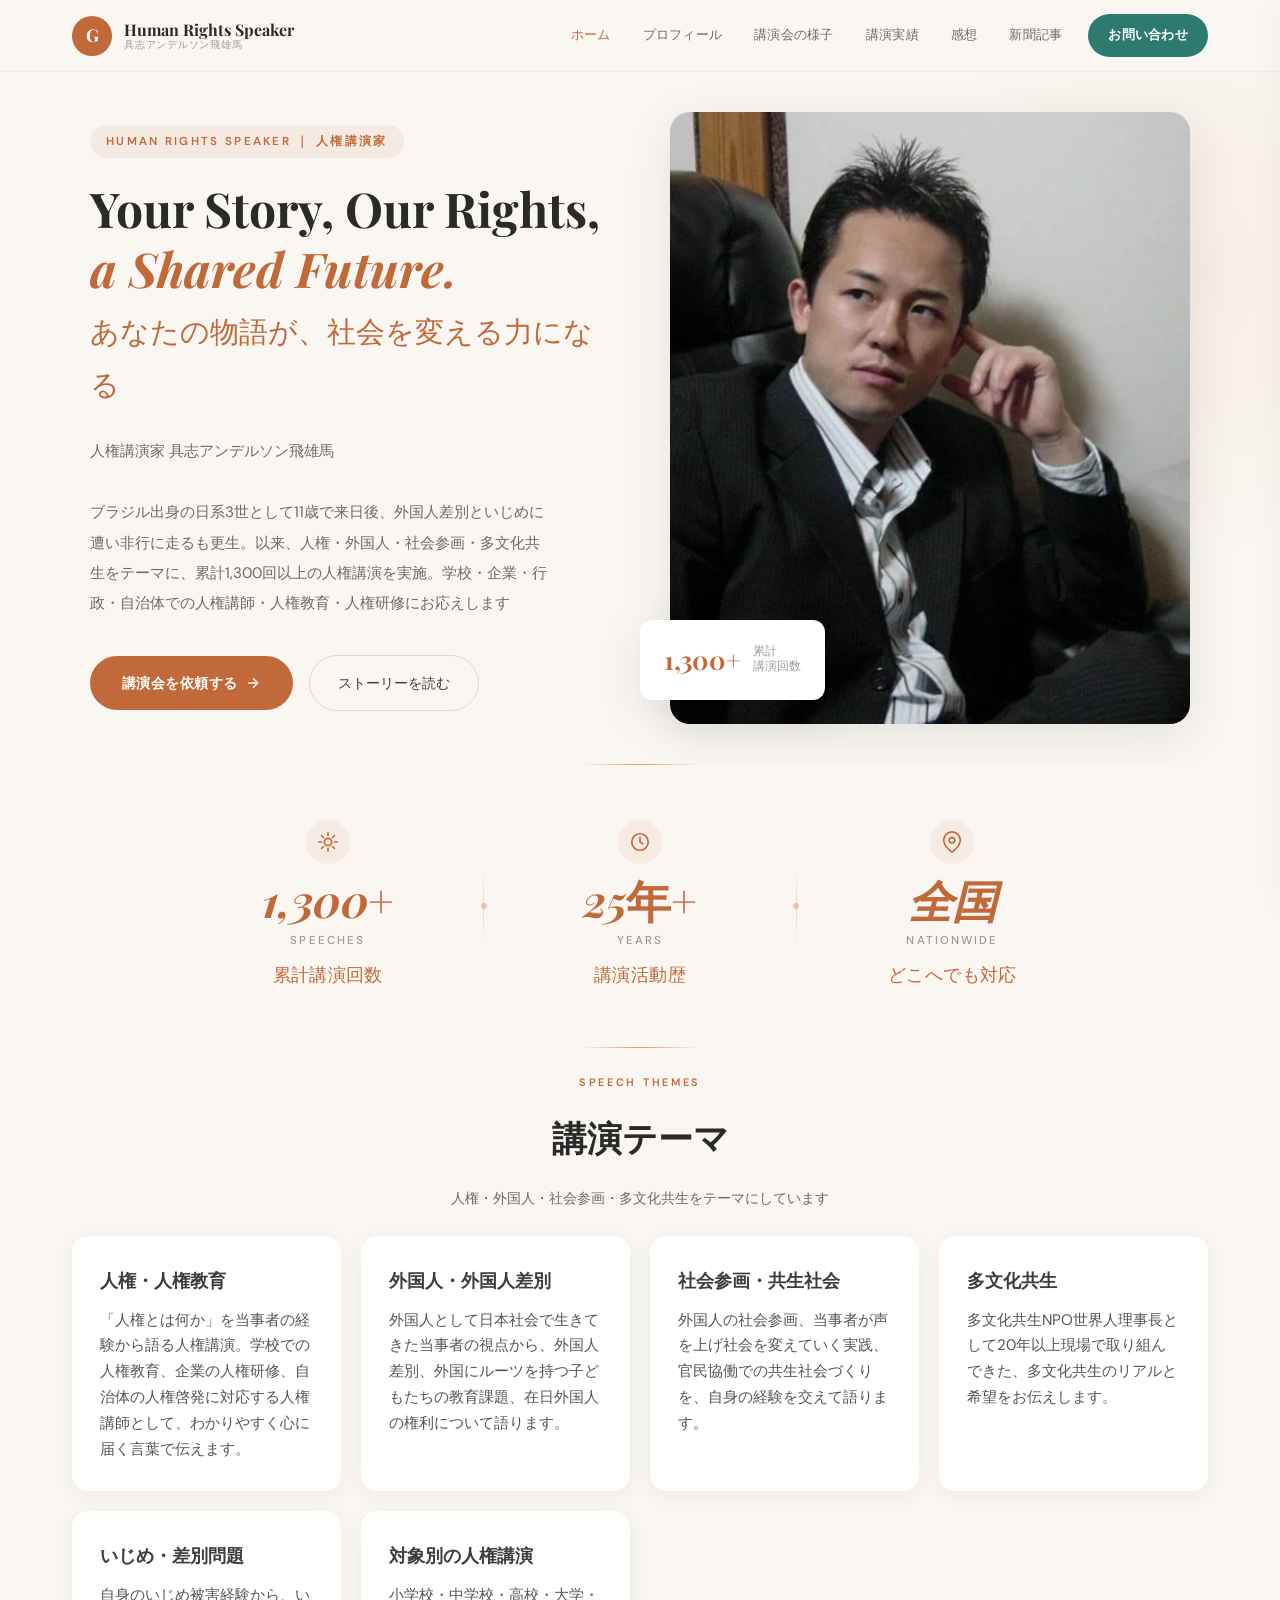
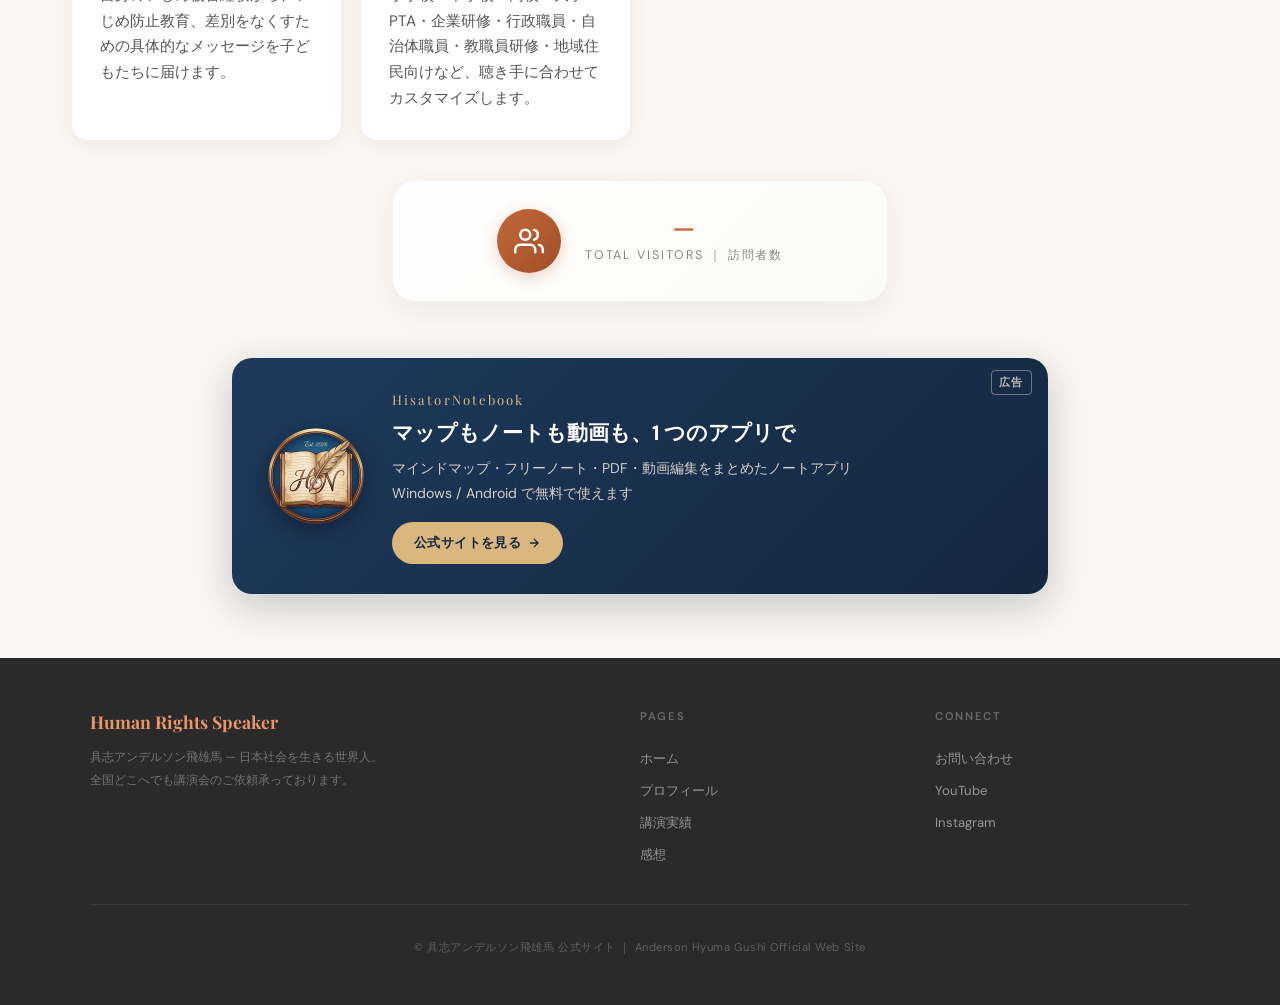
<file: index.html>
<!DOCTYPE html>
<html lang="ja">
<head>
<meta charset="UTF-8">
<meta name="viewport" content="width=device-width, initial-scale=1.0">
<title>人権講演家 具志アンデルソン飛雄馬 公式サイト｜外国人・社会参画・多文化共生・人権教育の講師依頼</title>
<meta name="description" content="人権講演家 具志アンデルソン飛雄馬 公式サイト。ブラジル出身日系3世として外国人差別・いじめを乗り越え、人権・社会参画・多文化共生をテーマに全国累計1,300回以上の人権講演を実施。学校・企業・行政・自治体への人権講師派遣・講演依頼を承ります。">
<meta name="keywords" content="人権講演家,人権,人権講演,人権講師,人権教育,外国人,外国人差別,社会参画,多文化共生,いじめ,差別,講演会,講師依頼,人権啓発,人権研修,具志アンデルソン飛雄馬,ブラジル,日系3世">
<meta name="robots" content="index,follow,max-image-preview:large">
<meta name="author" content="具志アンデルソン飛雄馬">
<meta name="geo.region" content="JP-24">
<meta name="geo.placename" content="Tsu, Mie, Japan">
<link rel="canonical" href="https://jinken-gushi.com/">
<link rel="alternate" hreflang="ja" href="https://jinken-gushi.com/">
<link rel="alternate" hreflang="x-default" href="https://jinken-gushi.com/">
<meta property="og:title" content="人権講演家 具志アンデルソン飛雄馬 公式サイト｜外国人・社会参画・多文化共生">
<meta property="og:description" content="ブラジル出身日系3世の人権講演家。外国人差別・いじめを乗り越え、人権・社会参画・多文化共生をテーマに全国累計1,300回以上の講演実績。学校・企業・行政への講師派遣ご依頼はこちら。">
<meta property="og:type" content="website">
<meta property="og:url" content="https://jinken-gushi.com/">
<meta property="og:site_name" content="具志アンデルソン飛雄馬 公式サイト">
<meta property="og:locale" content="ja_JP">
<meta property="og:image" content="https://jinken-gushi.com/images/home/%E3%83%97%E3%83%AD%E3%83%95%E3%82%A3%E3%83%BC%E3%83%AB.jpg">
<meta property="og:image:alt" content="人権講演家 具志アンデルソン飛雄馬">
<meta property="og:image:width" content="500">
<meta property="og:image:height" content="588">
<meta name="twitter:card" content="summary_large_image">
<meta name="twitter:title" content="人権講演家 具志アンデルソン飛雄馬 公式サイト｜外国人・社会参画・多文化共生">
<meta name="twitter:description" content="ブラジル出身日系3世の人権講演家。外国人差別・いじめを乗り越え、人権・社会参画・多文化共生をテーマに全国累計1,300回以上の講演実績。">
<meta name="twitter:image" content="https://jinken-gushi.com/images/home/%E3%83%97%E3%83%AD%E3%83%95%E3%82%A3%E3%83%BC%E3%83%AB.jpg">
<link rel="preconnect" href="https://fonts.googleapis.com">
<link rel="preconnect" href="https://fonts.gstatic.com" crossorigin>
<link href="https://fonts.googleapis.com/css2?family=Playfair+Display:ital,wght@0,600;0,700;1,600;1,700&family=DM+Sans:wght@400;500;600;700&family=Caveat:wght@500;600&display=swap" rel="stylesheet">
<link rel="stylesheet" href="styles.css?v=2026112501">
<noscript><style>#loader{display:none!important}.reveal,.hero-left,.hero-right{opacity:1!important;transform:none!important}</style></noscript>
<link rel="icon" type="image/png" href="images/favicon.png">
<link rel="apple-touch-icon" href="images/apple-touch-icon.png">
<script type="application/ld+json">{
  "@context":"https://schema.org",
  "@graph":[
    {
      "@type":"WebSite",
      "@id":"https://jinken-gushi.com/#website",
      "url":"https://jinken-gushi.com/",
      "name":"人権講演家 具志アンデルソン飛雄馬 公式サイト",
      "description":"人権・外国人・社会参画・多文化共生をテーマにした人権講演家 具志アンデルソン飛雄馬の公式サイト",
      "inLanguage":"ja-JP",
      "publisher":{"@id":"https://jinken-gushi.com/#person"}
    },
    {
      "@type":"Person",
      "@id":"https://jinken-gushi.com/#person",
      "name":"具志アンデルソン飛雄馬",
      "alternateName":["Anderson Hyuma Gushi","ぐし あんでるそん ひゅうま"],
      "jobTitle":"人権講演家",
      "description":"ブラジル出身日系3世の人権講演家。11歳で来日後、外国人差別・いじめに遭い非行に走るも更生。人権・外国人・社会参画・多文化共生をテーマに全国累計1,300回以上の講演を実施。多文化共生NPO世界人理事長。",
      "nationality":{"@type":"Country","name":"Brazil"},
      "birthPlace":{"@type":"Place","name":"São Paulo, Brazil"},
      "birthDate":"1978",
      "url":"https://jinken-gushi.com/",
      "image":"https://jinken-gushi.com/images/home/%E3%83%97%E3%83%AD%E3%83%95%E3%82%A3%E3%83%BC%E3%83%AB.jpg",
      "sameAs":[
        "https://www.youtube.com/@GushiHyuma",
        "https://www.instagram.com/hyuuma.gushi/"
      ],
      "email":"gushihyuma@gmail.com",
      "telephone":"+81-80-3612-4933",
      "address":{
        "@type":"PostalAddress",
        "streetAddress":"高洲町3-4",
        "addressLocality":"津市",
        "addressRegion":"三重県",
        "postalCode":"514-0011",
        "addressCountry":"JP"
      },
      "knowsAbout":["人権","人権教育","人権講演","外国人","外国人差別","社会参画","多文化共生","いじめ防止","差別問題","共生社会","在日外国人","日系人","ブラジル"],
      "knowsLanguage":["ja","pt","en"],
      "worksFor":{"@id":"https://jinken-gushi.com/#org"}
    },
    {
      "@type":"Organization",
      "@id":"https://jinken-gushi.com/#org",
      "name":"多文化共生NPO 世界人",
      "alternateName":"Sekaijin",
      "description":"外国人と日本人がともに生きる多文化共生社会の実現と、外国人の社会参画を推進するNPO団体。",
      "founder":{"@id":"https://jinken-gushi.com/#person"},
      "foundingDate":"2006",
      "address":{
        "@type":"PostalAddress",
        "addressLocality":"津市",
        "addressRegion":"三重県",
        "addressCountry":"JP"
      }
    },
    {
      "@type":"ProfessionalService",
      "@id":"https://jinken-gushi.com/#service",
      "name":"人権講演・講師派遣サービス",
      "provider":{"@id":"https://jinken-gushi.com/#person"},
      "description":"学校・企業・行政・自治体向けの人権講演、人権研修、人権啓発講師派遣。テーマは人権、外国人、社会参画、多文化共生、いじめ防止、差別問題など。",
      "areaServed":"JP",
      "serviceType":["人権講演","人権研修","人権教育","講師派遣","人権啓発"]
    }
  ]
}</script>

</head>
<body>
<div id="loader"><div class="loader-dot"><span></span><span></span><span></span></div></div>
<header id="header">
<div class="hdr-inner">
  <a href="index.html" class="logo">
    <div class="logo-mark">G</div>
    <div class="logo-text">
      <span class="logo-name">Human Rights Speaker</span>
      <span class="logo-sub">具志アンデルソン飛雄馬</span>
    </div>
  </a>
  <nav>
    <a href="index.html">ホーム</a>
    <a href="profile.html">プロフィール</a>
    <a href="gallery.html">講演会の様子</a>
    <a href="achievements.html">講演実績</a>
    <a href="reviews.html">感想</a>
    <a href="press.html">新聞記事</a>
    <a href="contact.html" class="nav-cta">お問い合わせ</a>
  </nav>
  <button type="button" class="burger" id="burger" onclick="toggleMob()" aria-label="メニューを開く" aria-expanded="false" aria-controls="mobNav"><i></i><i></i><i></i></button>
</div>
</header>
<div class="mob-overlay" id="mobOv" onclick="closeMob()"></div>
<div class="mob-nav" id="mobNav">
  <a href="index.html">ホーム</a>
  <a href="profile.html">プロフィール</a>
  <a href="gallery.html">講演会の様子</a>
  <a href="achievements.html">講演実績</a>
  <a href="reviews.html">感想</a>
  <a href="press.html">新聞記事</a>
  <a href="contact.html">お問い合わせ</a>
</div>

<main>
<section class="hero">
  <div class="hero-grid">
    <div class="hero-left">
      <div class="hero-tag" role="doc-subtitle">Human Rights Speaker ｜ 人権講演家</div>
      <h1 class="hero-title">Your Story, Our Rights,<br><em>a Shared Future.</em></h1>
      <p class="hero-subtitle">あなたの物語が、社会を変える力になる</p>
      <p class="hero-desc">人権講演家 具志アンデルソン飛雄馬<br><br>ブラジル出身の日系3世として11歳で来日後、外国人差別といじめに遭い非行に走るも更生。以来、人権・外国人・社会参画・多文化共生をテーマに、累計1,300回以上の人権講演を実施。学校・企業・行政・自治体での人権講師・人権教育・人権研修にお応えします</p>
      <div class="hero-actions">
        <a href="contact.html" class="btn-primary">講演会を依頼する <svg width="16" height="16" viewBox="0 0 24 24" fill="none" stroke="currentColor" stroke-width="2"><path d="M5 12h14M12 5l7 7-7 7"/></svg></a>
        <a href="profile.html" class="btn-secondary">ストーリーを読む</a>
      </div>
    </div>
    <div class="hero-right">
      <div class="hero-img-wrap">
        <picture>
          <source srcset="images/home/profile.webp" type="image/webp">
          <img src="images/home/プロフィール.jpg" alt="人権講演家 具志アンデルソン飛雄馬｜外国人・社会参画・多文化共生をテーマに講演活動" width="500" height="588" fetchpriority="high" decoding="async" style="width: 100%; height: auto; aspect-ratio: 500/588; object-fit: cover; border-radius: inherit;">
        </picture>
      </div>
      <div class="hero-float"><div class="hf-num">1,300+</div><div class="hf-label">累計<br>講演回数</div></div>
    </div>
  </div>
</section>

<section class="stats-row reveal" aria-label="実績数値">
  <div class="stat-item">
    <div class="stat-icon" aria-hidden="true">
      <svg viewBox="0 0 24 24" fill="none" stroke-width="1.8" stroke-linecap="round" stroke-linejoin="round">
        <path d="M12 2v3M12 19v3M2 12h3M19 12h3M4.93 4.93l2.12 2.12M16.95 16.95l2.12 2.12M4.93 19.07l2.12-2.12M16.95 7.05l2.12-2.12"/>
        <circle cx="12" cy="12" r="4"/>
      </svg>
    </div>
    <div class="stat-num">1,300<span>+</span></div>
    <div class="stat-label">Speeches</div>
    <div class="stat-sub">累計講演回数</div>
  </div>

  <div class="stat-divider" aria-hidden="true"></div>

  <div class="stat-item">
    <div class="stat-icon" aria-hidden="true">
      <svg viewBox="0 0 24 24" fill="none" stroke-width="1.8" stroke-linecap="round" stroke-linejoin="round">
        <circle cx="12" cy="12" r="9"/>
        <path d="M12 7v5l3 2"/>
      </svg>
    </div>
    <div class="stat-num">25<span>年+</span></div>
    <div class="stat-label">Years</div>
    <div class="stat-sub">講演活動歴</div>
  </div>

  <div class="stat-divider" aria-hidden="true"></div>

  <div class="stat-item">
    <div class="stat-icon" aria-hidden="true">
      <svg viewBox="0 0 24 24" fill="none" stroke-width="1.8" stroke-linecap="round" stroke-linejoin="round">
        <path d="M21 10c0 7-9 13-9 13s-9-6-9-13a9 9 0 0118 0z"/>
        <circle cx="12" cy="10" r="3"/>
      </svg>
    </div>
    <div class="stat-num">全国</div>
    <div class="stat-label">Nationwide</div>
    <div class="stat-sub">どこへでも対応</div>
  </div>
</section>



<section class="reveal" aria-label="講演テーマ" style="max-width:1200px;margin:0 auto;padding:24px 32px 40px;">
  <div class="sec-hdr" style="padding-bottom:24px;padding-top:0"><div class="tag">Speech Themes</div><h2>講演テーマ</h2><p>人権・外国人・社会参画・多文化共生をテーマにしています</p></div>
  <div style="display:grid;grid-template-columns:repeat(auto-fit,minmax(260px,1fr));gap:20px">
    <article style="padding:28px;background:var(--white,#fff);border-radius:16px;box-shadow:0 4px 20px rgba(0,0,0,.06)">
      <h3 style="margin:0 0 10px;font-size:1.15rem">人権・人権教育</h3>
      <p style="margin:0;font-size:.95rem;line-height:1.7;color:#555">「人権とは何か」を当事者の経験から語る人権講演。学校での人権教育、企業の人権研修、自治体の人権啓発に対応する人権講師として、わかりやすく心に届く言葉で伝えます。</p>
    </article>
    <article style="padding:28px;background:var(--white,#fff);border-radius:16px;box-shadow:0 4px 20px rgba(0,0,0,.06)">
      <h3 style="margin:0 0 10px;font-size:1.15rem">外国人・外国人差別</h3>
      <p style="margin:0;font-size:.95rem;line-height:1.7;color:#555">外国人として日本社会で生きてきた当事者の視点から、外国人差別、外国にルーツを持つ子どもたちの教育課題、在日外国人の権利について語ります。</p>
    </article>
    <article style="padding:28px;background:var(--white,#fff);border-radius:16px;box-shadow:0 4px 20px rgba(0,0,0,.06)">
      <h3 style="margin:0 0 10px;font-size:1.15rem">社会参画・共生社会</h3>
      <p style="margin:0;font-size:.95rem;line-height:1.7;color:#555">外国人の社会参画、当事者が声を上げ社会を変えていく実践、官民協働での共生社会づくりを、自身の経験を交えて語ります。</p>
    </article>
    <article style="padding:28px;background:var(--white,#fff);border-radius:16px;box-shadow:0 4px 20px rgba(0,0,0,.06)">
      <h3 style="margin:0 0 10px;font-size:1.15rem">多文化共生</h3>
      <p style="margin:0;font-size:.95rem;line-height:1.7;color:#555">多文化共生NPO世界人理事長として20年以上現場で取り組んできた、多文化共生のリアルと希望をお伝えします。</p>
    </article>
    <article style="padding:28px;background:var(--white,#fff);border-radius:16px;box-shadow:0 4px 20px rgba(0,0,0,.06)">
      <h3 style="margin:0 0 10px;font-size:1.15rem">いじめ・差別問題</h3>
      <p style="margin:0;font-size:.95rem;line-height:1.7;color:#555">自身のいじめ被害経験から、いじめ防止教育、差別をなくすための具体的なメッセージを子どもたちに届けます。</p>
    </article>
    <article style="padding:28px;background:var(--white,#fff);border-radius:16px;box-shadow:0 4px 20px rgba(0,0,0,.06)">
      <h3 style="margin:0 0 10px;font-size:1.15rem">対象別の人権講演</h3>
      <p style="margin:0;font-size:.95rem;line-height:1.7;color:#555">小学校・中学校・高校・大学・PTA・企業研修・行政職員・自治体職員・教職員研修・地域住民向けなど、聴き手に合わせてカスタマイズします。</p>
    </article>
  </div>
</section>

<!-- ============================================================
     訪問者カウンター
     自前の Cloudflare Worker（_worker/）でサイト訪問者数を数えて表示
     カウントは shared.js 内で増加・取得しています
     ============================================================ -->
<section class="visit-counter reveal" aria-label="サイト訪問者数" style="max-width:560px;margin:0 auto 56px;padding:0 32px">
  <div style="background:linear-gradient(135deg,#fff,#fafaf7);border-radius:24px;padding:28px 32px;box-shadow:0 8px 32px rgba(0,0,0,.06);border:1px solid rgba(0,0,0,.04);display:flex;align-items:center;gap:24px;flex-wrap:wrap;justify-content:center">
    <div style="width:64px;height:64px;border-radius:50%;background:linear-gradient(135deg,#c2693a,#a04e26);display:flex;align-items:center;justify-content:center;flex-shrink:0;box-shadow:0 4px 16px rgba(194,105,58,.3)">
      <svg width="30" height="30" viewBox="0 0 24 24" fill="none" stroke="#fff" stroke-width="2" stroke-linecap="round" stroke-linejoin="round" aria-hidden="true">
        <path d="M17 21v-2a4 4 0 0 0-4-4H5a4 4 0 0 0-4 4v2"/>
        <circle cx="9" cy="7" r="4"/>
        <path d="M23 21v-2a4 4 0 0 0-3-3.87"/>
        <path d="M16 3.13a4 4 0 0 1 0 7.75"/>
      </svg>
    </div>
    <div style="text-align:center">
      <div style="font-family:var(--serif,'Playfair Display',serif);font-size:2.4rem;font-weight:700;color:#c2693a;line-height:1;letter-spacing:.02em" id="visit-count">—</div>
      <div style="font-size:.78rem;color:#888;letter-spacing:.15em;margin-top:6px;text-transform:uppercase">Total Visitors ｜ 訪問者数</div>
    </div>
  </div>
</section>

<!-- 広告枠 (PR): HisatorNotebook の公式サイトへ -->
<aside class="pr-ad reveal" aria-label="広告">
  <a href="https://hisator-notebook.com/" class="pr-ad-card" target="_blank" rel="sponsored noopener">
    <span class="pr-ad-label">広告</span>
    <img src="images/ad/hisatornotebook.webp" alt="HisatorNotebook のアイコン" class="pr-ad-icon" width="96" height="96" loading="lazy" decoding="async">
    <div class="pr-ad-body">
      <div class="pr-ad-name">HisatorNotebook</div>
      <div class="pr-ad-title">マップもノートも動画も、1 つのアプリで</div>
      <p class="pr-ad-desc">マインドマップ・フリーノート・PDF・動画編集をまとめたノートアプリ<br>Windows / Android で無料で使えます</p>
      <span class="pr-ad-cta">公式サイトを見る <svg width="14" height="14" viewBox="0 0 24 24" fill="none" stroke="currentColor" stroke-width="2.2" aria-hidden="true"><path d="M5 12h14M12 5l7 7-7 7"/></svg></span>
    </div>
  </a>
</aside>
</main>
<footer>
<div class="footer-inner">
  <div class="ft-brand">
    <div class="ft-logo">Human Rights Speaker</div>
    <p class="ft-desc">具志アンデルソン飛雄馬 — 日本社会を生きる世界人。全国どこへでも講演会のご依頼承っております。</p>
  </div>
  <div class="ft-col">
    <h4>Pages</h4>
    <a href="index.html">ホーム</a><a href="profile.html">プロフィール</a><a href="achievements.html">講演実績</a><a href="reviews.html">感想</a>
  </div>
  <div class="ft-col">
    <h4>Connect</h4>
    <a href="contact.html">お問い合わせ</a>
    <a href="https://www.youtube.com/@GushiHyuma" target="_blank" rel="noopener">YouTube</a>
    <a href="https://www.instagram.com/hyuuma.gushi/" target="_blank" rel="noopener">Instagram</a>
  </div>
</div>
<div class="ft-copy">&copy; 具志アンデルソン飛雄馬 公式サイト ｜ Anderson Hyuma Gushi Official Web Site</div>
</footer>
<script src="shared.js?v=2026112501" defer></script>
</body>
</html>
</file>
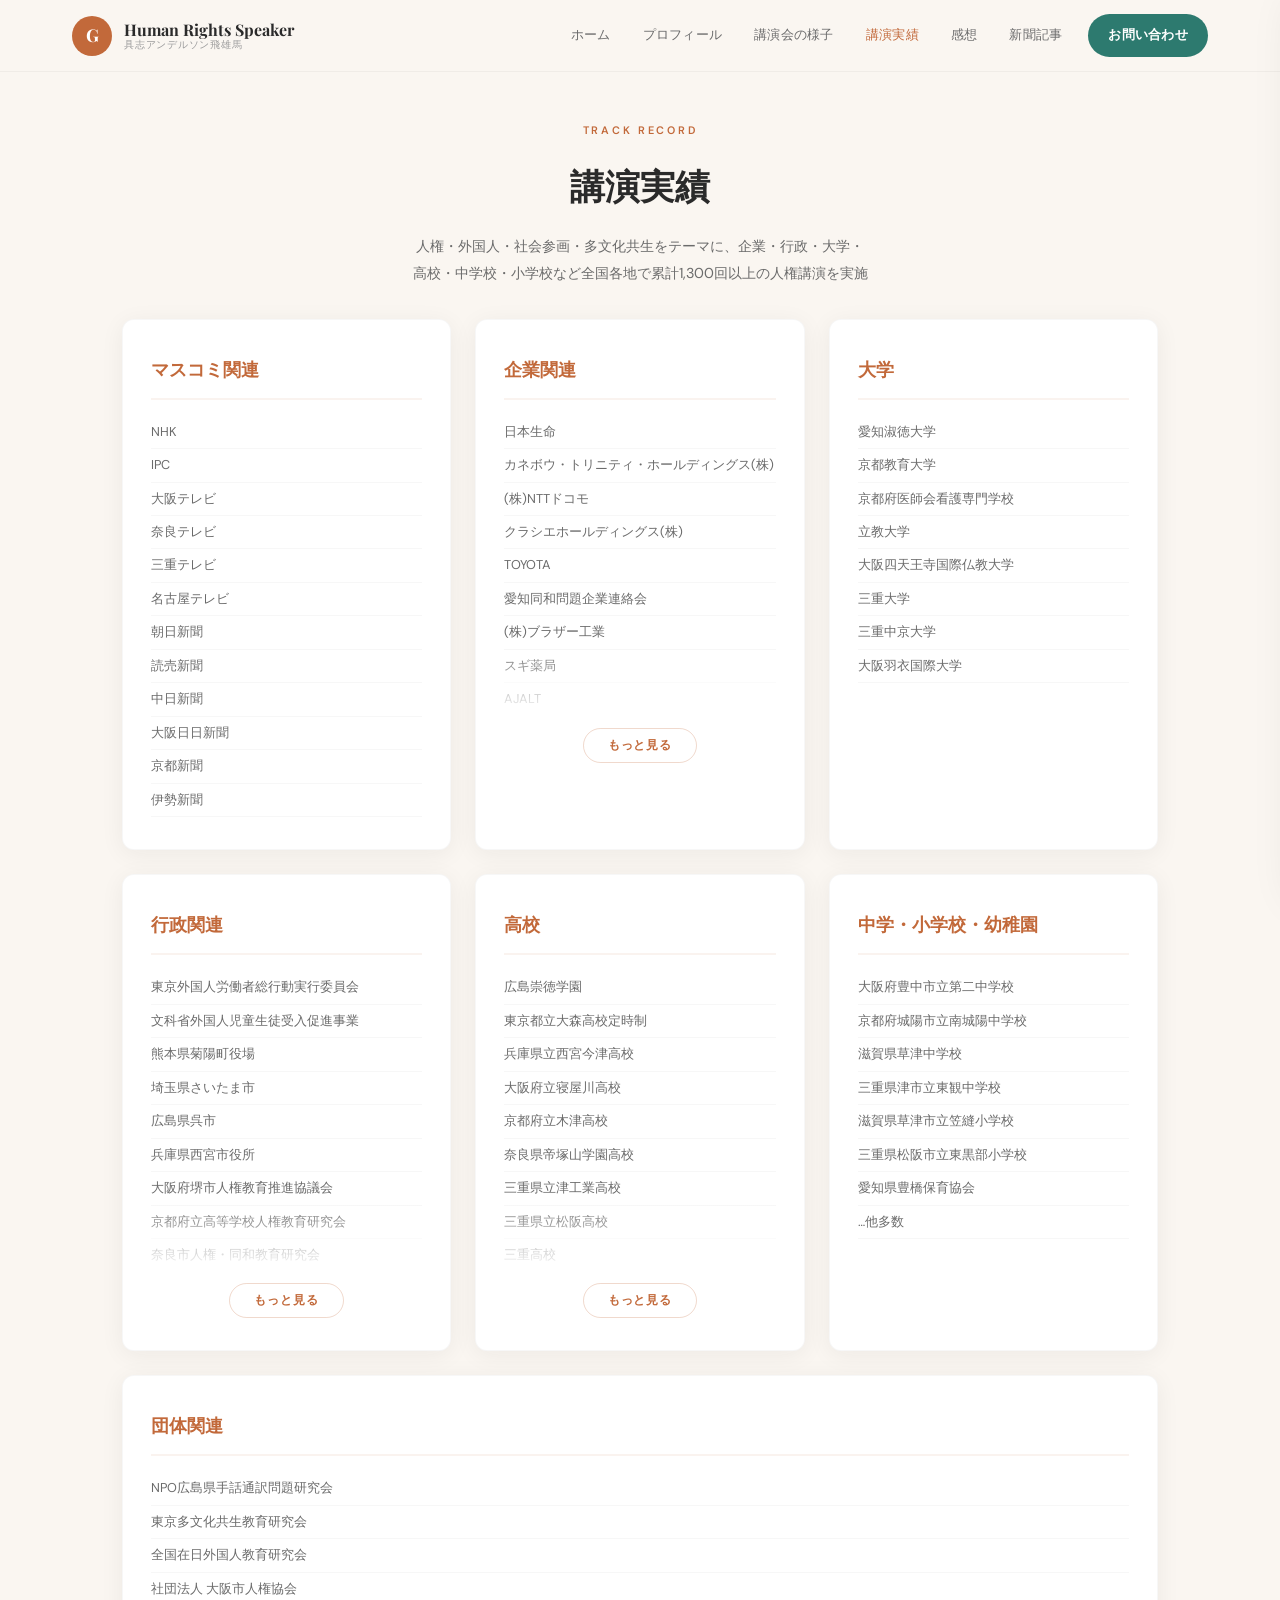
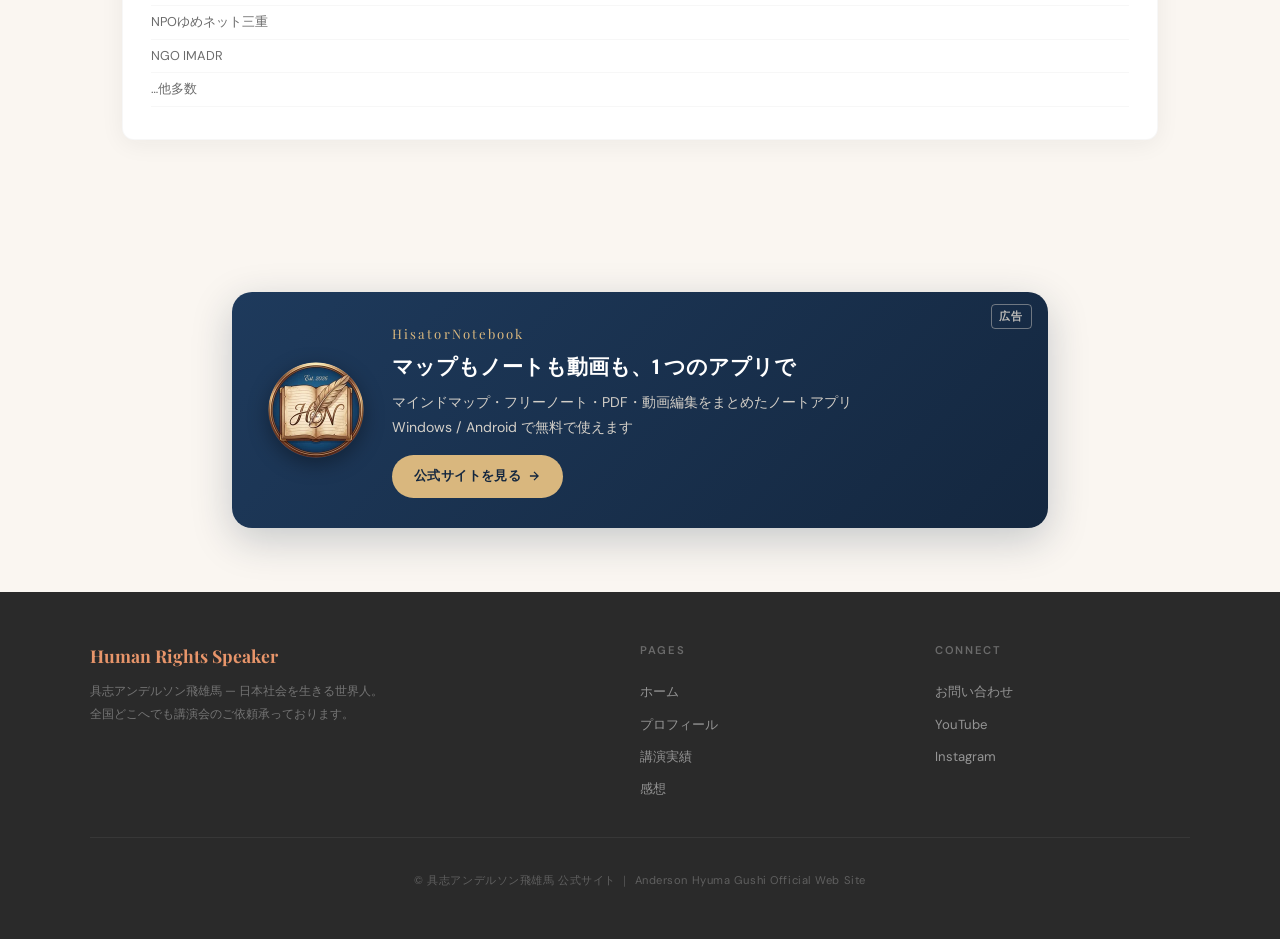
<file: achievements.html>
<!DOCTYPE html>
<html lang="ja">
<head>
<meta charset="UTF-8">
<meta name="viewport" content="width=device-width, initial-scale=1.0">
<title>講演実績｜人権講演家 具志アンデルソン飛雄馬｜全国1,300回以上の人権講演実績</title>
<meta name="description" content="人権講演家 具志アンデルソン飛雄馬の講演実績一覧。NHK・TOYOTA・日本生命・NTTドコモ・愛知淑徳大学・三重大学など、全国の企業・行政・大学・高校・中学校・小学校で累計1,300回以上の人権講演を実施。人権・外国人・社会参画・多文化共生がテーマ。">
<meta name="keywords" content="人権講演家,人権講演,講演実績,人権講師,外国人,社会参画,多文化共生,人権教育,人権研修,企業講演,学校講演,行政講演,具志アンデルソン飛雄馬,1300回">
<meta name="robots" content="index,follow,max-image-preview:large">
<meta name="author" content="具志アンデルソン飛雄馬">
<link rel="canonical" href="https://jinken-gushi.com/achievements.html">
<link rel="alternate" hreflang="ja" href="https://jinken-gushi.com/achievements.html">
<meta property="og:title" content="講演実績｜人権講演家 具志アンデルソン飛雄馬｜全国1,300回以上">
<meta property="og:description" content="NHK・TOYOTA・日本生命・全国の行政・大学・高校・中学校など、累計1,300回以上の人権講演実績。人権・外国人・社会参画・多文化共生がテーマ。">
<meta property="og:type" content="website">
<meta property="og:url" content="https://jinken-gushi.com/achievements.html">
<meta property="og:site_name" content="具志アンデルソン飛雄馬 公式サイト">
<meta property="og:locale" content="ja_JP">
<meta property="og:image" content="https://jinken-gushi.com/images/home/%E3%83%97%E3%83%AD%E3%83%95%E3%82%A3%E3%83%BC%E3%83%AB.jpg">
<meta property="og:image:alt" content="人権講演家 具志アンデルソン飛雄馬 講演実績">
<meta property="og:image:width" content="500">
<meta property="og:image:height" content="588">
<meta name="twitter:card" content="summary_large_image">
<meta name="twitter:title" content="講演実績｜人権講演家 具志アンデルソン飛雄馬｜全国1,300回以上">
<meta name="twitter:description" content="NHK・TOYOTA・日本生命など、人権・外国人・社会参画・多文化共生をテーマに累計1,300回以上の人権講演実績。">
<meta name="twitter:image" content="https://jinken-gushi.com/images/home/%E3%83%97%E3%83%AD%E3%83%95%E3%82%A3%E3%83%BC%E3%83%AB.jpg">
<link rel="preconnect" href="https://fonts.googleapis.com">
<link rel="preconnect" href="https://fonts.gstatic.com" crossorigin>
<link href="https://fonts.googleapis.com/css2?family=Playfair+Display:ital,wght@0,600;0,700;1,600;1,700&family=DM+Sans:wght@400;500;600;700&family=Caveat:wght@500;600&display=swap" rel="stylesheet">
<link rel="stylesheet" href="styles.css?v=2026112501">
<noscript><style>#loader{display:none!important}.reveal,.hero-left,.hero-right{opacity:1!important;transform:none!important}</style></noscript>
<link rel="icon" type="image/png" href="images/favicon.png">
<link rel="apple-touch-icon" href="images/apple-touch-icon.png">
<script type="application/ld+json">{
  "@context":"https://schema.org",
  "@graph":[
    {
      "@type":"BreadcrumbList",
      "itemListElement":[
        {"@type":"ListItem","position":1,"name":"ホーム","item":"https://jinken-gushi.com/"},
        {"@type":"ListItem","position":2,"name":"講演実績","item":"https://jinken-gushi.com/achievements.html"}
      ]
    },
    {
      "@type":"CollectionPage",
      "name":"講演実績｜人権講演家 具志アンデルソン飛雄馬",
      "url":"https://jinken-gushi.com/achievements.html",
      "about":{
        "@type":"Person",
        "name":"具志アンデルソン飛雄馬",
        "jobTitle":"人権講演家"
      },
      "description":"人権・外国人・社会参画・多文化共生をテーマに、企業・行政・大学・高校・中学校・小学校で累計1,300回以上の人権講演実績"
    }
  ]
}</script>

</head>
<body>
<div id="loader"><div class="loader-dot"><span></span><span></span><span></span></div></div>
<header id="header">
<div class="hdr-inner">
  <a href="index.html" class="logo">
    <div class="logo-mark">G</div>
    <div class="logo-text">
      <span class="logo-name">Human Rights Speaker</span>
      <span class="logo-sub">具志アンデルソン飛雄馬</span>
    </div>
  </a>
  <nav>
    <a href="index.html">ホーム</a>
    <a href="profile.html">プロフィール</a>
    <a href="gallery.html">講演会の様子</a>
    <a href="achievements.html">講演実績</a>
    <a href="reviews.html">感想</a>
    <a href="press.html">新聞記事</a>
    <a href="contact.html" class="nav-cta">お問い合わせ</a>
  </nav>
  <button type="button" class="burger" id="burger" onclick="toggleMob()" aria-label="メニューを開く" aria-expanded="false" aria-controls="mobNav"><i></i><i></i><i></i></button>
</div>
</header>
<div class="mob-overlay" id="mobOv" onclick="closeMob()"></div>
<div class="mob-nav" id="mobNav">
  <a href="index.html">ホーム</a>
  <a href="profile.html">プロフィール</a>
  <a href="gallery.html">講演会の様子</a>
  <a href="achievements.html">講演実績</a>
  <a href="reviews.html">感想</a>
  <a href="press.html">新聞記事</a>
  <a href="contact.html">お問い合わせ</a>
</div>

<main>
<div class="sec-hdr reveal"><div class="tag">Track Record</div><h1>講演実績</h1><p>人権・外国人・社会参画・多文化共生をテーマに、企業・行政・大学・<br>高校・中学校・小学校など全国各地で累計1,300回以上の人権講演を実施</p></div>
<div class="ach-wrap"><div class="ach-grid"><div class="ach-card reveal"><h2>マスコミ関連</h2><ul><li>NHK</li><li>IPC</li><li>大阪テレビ</li><li>奈良テレビ</li><li>三重テレビ</li><li>名古屋テレビ</li><li>朝日新聞</li><li>読売新聞</li><li>中日新聞</li><li>大阪日日新聞</li><li>京都新聞</li><li>伊勢新聞</li></ul></div><div class="ach-card reveal"><h2>企業関連</h2><div class="ach-exp" id="ach_1"><ul><li>日本生命</li><li>カネボウ・トリニティ・ホールディングス(株)</li><li>(株)NTTドコモ</li><li>クラシエホールディングス(株)</li><li>TOYOTA</li><li>愛知同和問題企業連絡会</li><li>(株)ブラザー工業</li><li>スギ薬局</li><li>AJALT</li><li>大阪同企連</li><li>大阪市企業人権推進協議会</li><li>大阪吹田企業人権協議会</li><li>大阪豊中企業人権啓発推進員協議会</li><li>京都医師会</li><li>三重県人権啓発推進モデル企業要請講座</li><li>三重県松阪市人権啓発企業連絡会</li><li>三重県松阪自動車学校</li></ul></div><button type="button" class="exp-btn" onclick="toggleExp('ach_1',this)">もっと見る</button></div><div class="ach-card reveal"><h2>大学</h2><ul><li>愛知淑徳大学</li><li>京都教育大学</li><li>京都府医師会看護専門学校</li><li>立教大学</li><li>大阪四天王寺国際仏教大学</li><li>三重大学</li><li>三重中京大学</li><li>大阪羽衣国際大学</li></ul></div></div><div class="ach-grid"><div class="ach-card reveal"><h2>行政関連</h2><div class="ach-exp" id="ach_3"><ul><li>東京外国人労働者総行動実行委員会</li><li>文科省外国人児童生徒受入促進事業</li><li>熊本県菊陽町役場</li><li>埼玉県さいたま市</li><li>広島県呉市</li><li>兵庫県西宮市役所</li><li>大阪府堺市人権教育推進協議会</li><li>京都府立高等学校人権教育研究会</li><li>奈良市人権・同和教育研究会</li><li>滋賀県人権問題連絡会</li><li>愛知県教育委員会</li><li>三重県津県民局</li><li>三重県松阪市教育委員会</li><li>三重県鈴鹿市教育委員会</li><li>三重県四日市市教育委員会</li><li>…他多数</li></ul></div><button type="button" class="exp-btn" onclick="toggleExp('ach_3',this)">もっと見る</button></div><div class="ach-card reveal"><h2>高校</h2><div class="ach-exp" id="ach_4"><ul><li>広島崇徳学園</li><li>東京都立大森高校定時制</li><li>兵庫県立西宮今津高校</li><li>大阪府立寝屋川高校</li><li>京都府立木津高校</li><li>奈良県帝塚山学園高校</li><li>三重県立津工業高校</li><li>三重県立松阪高校</li><li>三重高校</li><li>…他多数</li></ul></div><button type="button" class="exp-btn" onclick="toggleExp('ach_4',this)">もっと見る</button></div><div class="ach-card reveal"><h2>中学・小学校・幼稚園</h2><div class="ach-exp" id="ach_5"><ul><li>大阪府豊中市立第二中学校</li><li>京都府城陽市立南城陽中学校</li><li>滋賀県草津中学校</li><li>三重県津市立東観中学校</li><li>滋賀県草津市立笠縫小学校</li><li>三重県松阪市立東黒部小学校</li><li>愛知県豊橋保育協会</li><li>…他多数</li></ul></div><button type="button" class="exp-btn" onclick="toggleExp('ach_5',this)">もっと見る</button></div></div><div class="ach-grid"><div class="ach-card reveal"><h2>団体関連</h2><div class="ach-exp" id="ach_6"><ul><li>NPO広島県手話通訳問題研究会</li><li>東京多文化共生教育研究会</li><li>全国在日外国人教育研究会</li><li>社団法人 大阪市人権協会</li><li>NPOゆめネット三重</li><li>NGO IMADR</li><li>…他多数</li></ul></div><button type="button" class="exp-btn" onclick="toggleExp('ach_6',this)">もっと見る</button></div></div></div>
<!-- 広告枠 (PR): HisatorNotebook の公式サイトへ -->
<aside class="pr-ad reveal" aria-label="広告">
  <a href="https://hisator-notebook.com/" class="pr-ad-card" target="_blank" rel="sponsored noopener">
    <span class="pr-ad-label">広告</span>
    <img src="images/ad/hisatornotebook.webp" alt="HisatorNotebook のアイコン" class="pr-ad-icon" width="96" height="96" loading="lazy" decoding="async">
    <div class="pr-ad-body">
      <div class="pr-ad-name">HisatorNotebook</div>
      <div class="pr-ad-title">マップもノートも動画も、1 つのアプリで</div>
      <p class="pr-ad-desc">マインドマップ・フリーノート・PDF・動画編集をまとめたノートアプリ<br>Windows / Android で無料で使えます</p>
      <span class="pr-ad-cta">公式サイトを見る <svg width="14" height="14" viewBox="0 0 24 24" fill="none" stroke="currentColor" stroke-width="2.2" aria-hidden="true"><path d="M5 12h14M12 5l7 7-7 7"/></svg></span>
    </div>
  </a>
</aside>
</main>
<footer>
<div class="footer-inner">
  <div class="ft-brand">
    <div class="ft-logo">Human Rights Speaker</div>
    <p class="ft-desc">具志アンデルソン飛雄馬 — 日本社会を生きる世界人。全国どこへでも講演会のご依頼承っております。</p>
  </div>
  <div class="ft-col">
    <h4>Pages</h4>
    <a href="index.html">ホーム</a><a href="profile.html">プロフィール</a><a href="achievements.html">講演実績</a><a href="reviews.html">感想</a>
  </div>
  <div class="ft-col">
    <h4>Connect</h4>
    <a href="contact.html">お問い合わせ</a>
    <a href="https://www.youtube.com/@GushiHyuma" target="_blank" rel="noopener">YouTube</a>
    <a href="https://www.instagram.com/hyuuma.gushi/" target="_blank" rel="noopener">Instagram</a>
  </div>
</div>
<div class="ft-copy">&copy; 具志アンデルソン飛雄馬 公式サイト ｜ Anderson Hyuma Gushi Official Web Site</div>
</footer>
<script src="shared.js?v=2026112501" defer></script>
</body>
</html>
</file>
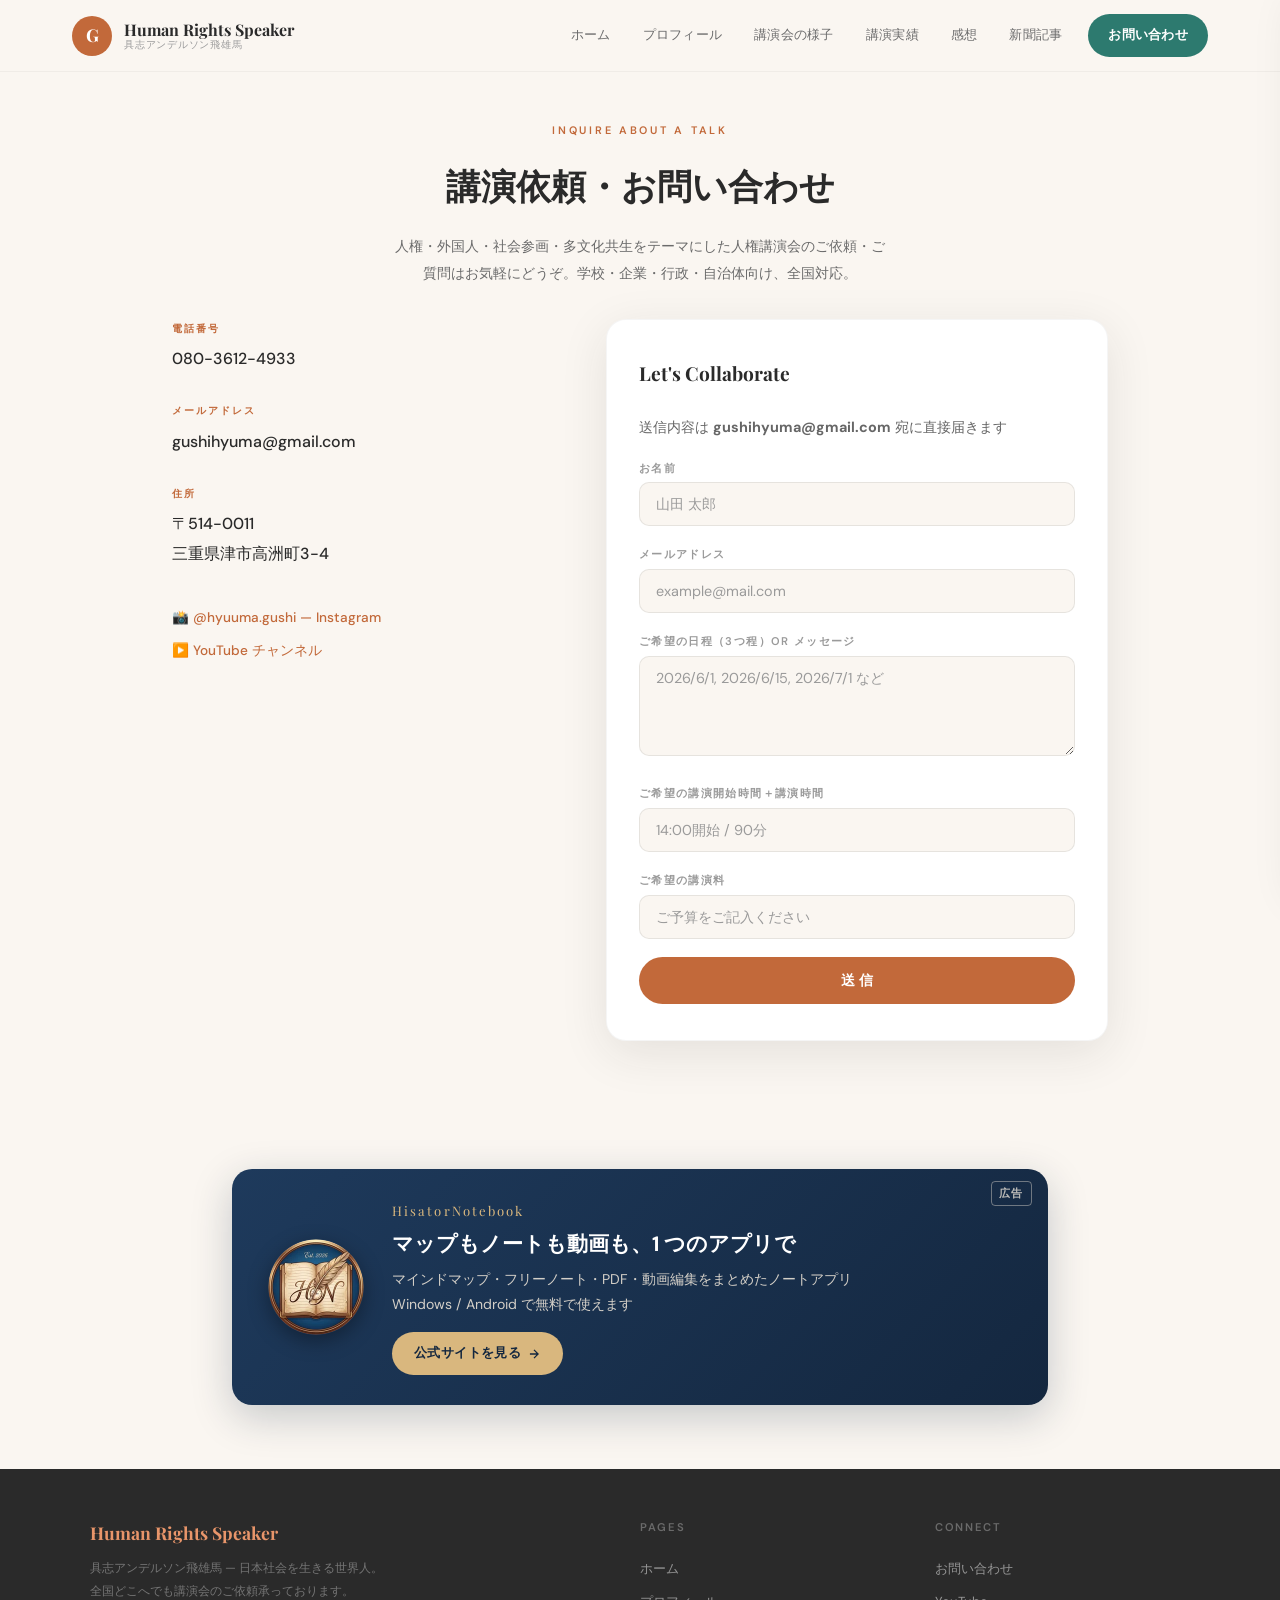
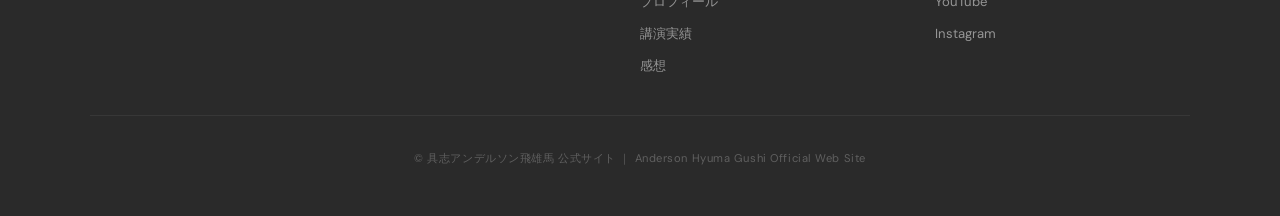
<file: contact.html>
<!DOCTYPE html>
<html lang="ja">
<head>
<meta charset="UTF-8">
<meta name="viewport" content="width=device-width, initial-scale=1.0">
<title>講演依頼・お問い合わせ｜人権講演家 具志アンデルソン飛雄馬｜全国対応</title>
<meta name="description" content="人権講演家 具志アンデルソン飛雄馬への人権講演会のご依頼・お問い合わせ。学校・企業・行政・自治体向けの人権・外国人・社会参画・多文化共生をテーマにした講師派遣を全国対応。電話 080-3612-4933。">
<meta name="keywords" content="人権講演家,人権講演,講演依頼,お問い合わせ,講師依頼,講師派遣,人権研修,人権,外国人,社会参画,多文化共生,人権教育,具志アンデルソン飛雄馬">
<meta name="robots" content="index,follow,max-image-preview:large">
<meta name="author" content="具志アンデルソン飛雄馬">
<link rel="canonical" href="https://jinken-gushi.com/contact.html">
<link rel="alternate" hreflang="ja" href="https://jinken-gushi.com/contact.html">
<meta property="og:title" content="講演依頼・お問い合わせ｜人権講演家 具志アンデルソン飛雄馬">
<meta property="og:description" content="人権・外国人・社会参画・多文化共生をテーマにした人権講演のご依頼・講師派遣のお問い合わせ。学校・企業・行政・自治体向け、全国対応。">
<meta property="og:type" content="website">
<meta property="og:url" content="https://jinken-gushi.com/contact.html">
<meta property="og:site_name" content="具志アンデルソン飛雄馬 公式サイト">
<meta property="og:locale" content="ja_JP">
<meta property="og:image" content="https://jinken-gushi.com/images/home/%E3%83%97%E3%83%AD%E3%83%95%E3%82%A3%E3%83%BC%E3%83%AB.jpg">
<meta property="og:image:alt" content="人権講演家 具志アンデルソン飛雄馬 講演依頼">
<meta property="og:image:width" content="500">
<meta property="og:image:height" content="588">
<meta name="twitter:card" content="summary_large_image">
<meta name="twitter:title" content="講演依頼・お問い合わせ｜人権講演家 具志アンデルソン飛雄馬">
<meta name="twitter:description" content="人権・外国人・社会参画・多文化共生をテーマにした人権講演会のご依頼。全国対応。">
<meta name="twitter:image" content="https://jinken-gushi.com/images/home/%E3%83%97%E3%83%AD%E3%83%95%E3%82%A3%E3%83%BC%E3%83%AB.jpg">
<link rel="preconnect" href="https://fonts.googleapis.com">
<link rel="preconnect" href="https://fonts.gstatic.com" crossorigin>
<link href="https://fonts.googleapis.com/css2?family=Playfair+Display:ital,wght@0,600;0,700;1,600;1,700&family=DM+Sans:wght@400;500;600;700&family=Caveat:wght@500;600&display=swap" rel="stylesheet">
<link rel="stylesheet" href="styles.css?v=2026112501">
<noscript><style>#loader{display:none!important}.reveal,.hero-left,.hero-right{opacity:1!important;transform:none!important}</style></noscript>
<link rel="icon" type="image/png" href="images/favicon.png">
<link rel="apple-touch-icon" href="images/apple-touch-icon.png">
<script type="application/ld+json">{
  "@context":"https://schema.org",
  "@graph":[
    {
      "@type":"BreadcrumbList",
      "itemListElement":[
        {"@type":"ListItem","position":1,"name":"ホーム","item":"https://jinken-gushi.com/"},
        {"@type":"ListItem","position":2,"name":"お問い合わせ","item":"https://jinken-gushi.com/contact.html"}
      ]
    },
    {
      "@type":"ContactPage",
      "name":"講演依頼・お問い合わせ｜人権講演家 具志アンデルソン飛雄馬",
      "url":"https://jinken-gushi.com/contact.html",
      "description":"人権・外国人・社会参画・多文化共生をテーマにした人権講演のご依頼・講師派遣のお問い合わせ窓口。",
      "mainEntity":{
        "@type":"Person",
        "name":"具志アンデルソン飛雄馬",
        "jobTitle":"人権講演家",
        "telephone":"+81-80-3612-4933",
        "email":"gushihyuma@gmail.com",
        "address":{
          "@type":"PostalAddress",
          "streetAddress":"高洲町3-4",
          "addressLocality":"津市",
          "addressRegion":"三重県",
          "postalCode":"514-0011",
          "addressCountry":"JP"
        }
      }
    }
  ]
}</script>

</head>
<body>
<div id="loader"><div class="loader-dot"><span></span><span></span><span></span></div></div>
<header id="header">
<div class="hdr-inner">
  <a href="index.html" class="logo">
    <div class="logo-mark">G</div>
    <div class="logo-text">
      <span class="logo-name">Human Rights Speaker</span>
      <span class="logo-sub">具志アンデルソン飛雄馬</span>
    </div>
  </a>
  <nav>
    <a href="index.html">ホーム</a>
    <a href="profile.html">プロフィール</a>
    <a href="gallery.html">講演会の様子</a>
    <a href="achievements.html">講演実績</a>
    <a href="reviews.html">感想</a>
    <a href="press.html">新聞記事</a>
    <a href="contact.html" class="nav-cta">お問い合わせ</a>
  </nav>
  <button type="button" class="burger" id="burger" onclick="toggleMob()" aria-label="メニューを開く" aria-expanded="false" aria-controls="mobNav"><i></i><i></i><i></i></button>
</div>
</header>
<div class="mob-overlay" id="mobOv" onclick="closeMob()"></div>
<div class="mob-nav" id="mobNav">
  <a href="index.html">ホーム</a>
  <a href="profile.html">プロフィール</a>
  <a href="gallery.html">講演会の様子</a>
  <a href="achievements.html">講演実績</a>
  <a href="reviews.html">感想</a>
  <a href="press.html">新聞記事</a>
  <a href="contact.html">お問い合わせ</a>
</div>

<main>
<div class="sec-hdr reveal"><div class="tag">Inquire About a Talk</div><h1>講演依頼・お問い合わせ</h1><p>人権・外国人・社会参画・多文化共生をテーマにした人権講演会のご依頼・ご質問はお気軽にどうぞ。学校・企業・行政・自治体向け、全国対応。</p></div>
<div class="contact-wrap">
  <div class="contact-grid">
    <div class="ct-info reveal">
      <div class="ct-item"><div class="ct-label">電話番号</div><div class="ct-val"><a href="tel:080-3612-4933">080-3612-4933</a></div></div>
      <div class="ct-item"><div class="ct-label">メールアドレス</div><div class="ct-val"><a href="mailto:gushihyuma@gmail.com">gushihyuma@gmail.com</a></div></div>
      <div class="ct-item"><div class="ct-label">住所</div><div class="ct-val">〒514-0011<br>三重県津市高洲町3-4</div></div>
      <div class="ct-social">
        <a href="https://www.instagram.com/hyuuma.gushi/" target="_blank" rel="noopener">📸 @hyuuma.gushi — Instagram</a>
        <a href="https://www.youtube.com/@GushiHyuma" target="_blank" rel="noopener">▶️ YouTube チャンネル</a>
      </div>
    </div>
    <div class="form-card reveal">
      <h2>Let's Collaborate</h2>
      <p style="margin:0 0 18px;color:#666;font-size:.9rem;line-height:1.7">送信内容は <strong>gushihyuma@gmail.com</strong> 宛に直接届きます</p>
      <form class="frm" action="https://formsubmit.co/gushihyuma@gmail.com" method="POST">
        <!-- FormSubmit 設定（hidden 項目）-->
        <input type="hidden" name="_subject" value="【公式サイト】お問い合わせがありました">
        <input type="hidden" name="_template" value="table">
        <input type="hidden" name="_captcha" value="false">
        <input type="hidden" name="_next" value="https://jinken-gushi.com/thanks.html">
        <input type="hidden" name="_autoresponse" value="お問い合わせいただきありがとうございます。具志アンデルソン飛雄馬です。内容を確認のうえ、3営業日以内にご返信いたします。&#10;&#10;※このメールは自動返信です。">
        <input type="text" name="_honey" style="display:none" tabindex="-1" autocomplete="off">

        <div><label for="c-name">お名前</label><input id="c-name" name="お名前" type="text" placeholder="山田 太郎" autocomplete="name" required></div>
        <div><label for="c-email">メールアドレス</label><input id="c-email" name="email" type="email" placeholder="example@mail.com" autocomplete="email" required></div>
        <div><label for="c-msg">ご希望の日程（3つ程）or メッセージ</label><textarea id="c-msg" name="ご希望の日程・メッセージ" placeholder="2026/6/1, 2026/6/15, 2026/7/1 など"></textarea></div>
        <div><label for="c-time">ご希望の講演開始時間＋講演時間</label><input id="c-time" name="ご希望の時間" type="text" placeholder="14:00開始 / 90分"></div>
        <div><label for="c-fee">ご希望の講演料</label><input id="c-fee" name="ご希望の講演料" type="text" placeholder="ご予算をご記入ください"></div>
        <button type="submit" class="btn-primary" style="width:100%;justify-content:center">送 信</button>
      </form>
    </div>
  </div>
</div>
<!-- 広告枠 (PR): HisatorNotebook の公式サイトへ -->
<aside class="pr-ad reveal" aria-label="広告">
  <a href="https://hisator-notebook.com/" class="pr-ad-card" target="_blank" rel="sponsored noopener">
    <span class="pr-ad-label">広告</span>
    <img src="images/ad/hisatornotebook.webp" alt="HisatorNotebook のアイコン" class="pr-ad-icon" width="96" height="96" loading="lazy" decoding="async">
    <div class="pr-ad-body">
      <div class="pr-ad-name">HisatorNotebook</div>
      <div class="pr-ad-title">マップもノートも動画も、1 つのアプリで</div>
      <p class="pr-ad-desc">マインドマップ・フリーノート・PDF・動画編集をまとめたノートアプリ<br>Windows / Android で無料で使えます</p>
      <span class="pr-ad-cta">公式サイトを見る <svg width="14" height="14" viewBox="0 0 24 24" fill="none" stroke="currentColor" stroke-width="2.2" aria-hidden="true"><path d="M5 12h14M12 5l7 7-7 7"/></svg></span>
    </div>
  </a>
</aside>
</main>
<footer>
<div class="footer-inner">
  <div class="ft-brand">
    <div class="ft-logo">Human Rights Speaker</div>
    <p class="ft-desc">具志アンデルソン飛雄馬 — 日本社会を生きる世界人。全国どこへでも講演会のご依頼承っております。</p>
  </div>
  <div class="ft-col">
    <h4>Pages</h4>
    <a href="index.html">ホーム</a><a href="profile.html">プロフィール</a><a href="achievements.html">講演実績</a><a href="reviews.html">感想</a>
  </div>
  <div class="ft-col">
    <h4>Connect</h4>
    <a href="contact.html">お問い合わせ</a>
    <a href="https://www.youtube.com/@GushiHyuma" target="_blank" rel="noopener">YouTube</a>
    <a href="https://www.instagram.com/hyuuma.gushi/" target="_blank" rel="noopener">Instagram</a>
  </div>
</div>
<div class="ft-copy">&copy; 具志アンデルソン飛雄馬 公式サイト ｜ Anderson Hyuma Gushi Official Web Site</div>
</footer>
<script src="shared.js?v=2026112501" defer></script>
</body>
</html>
</file>
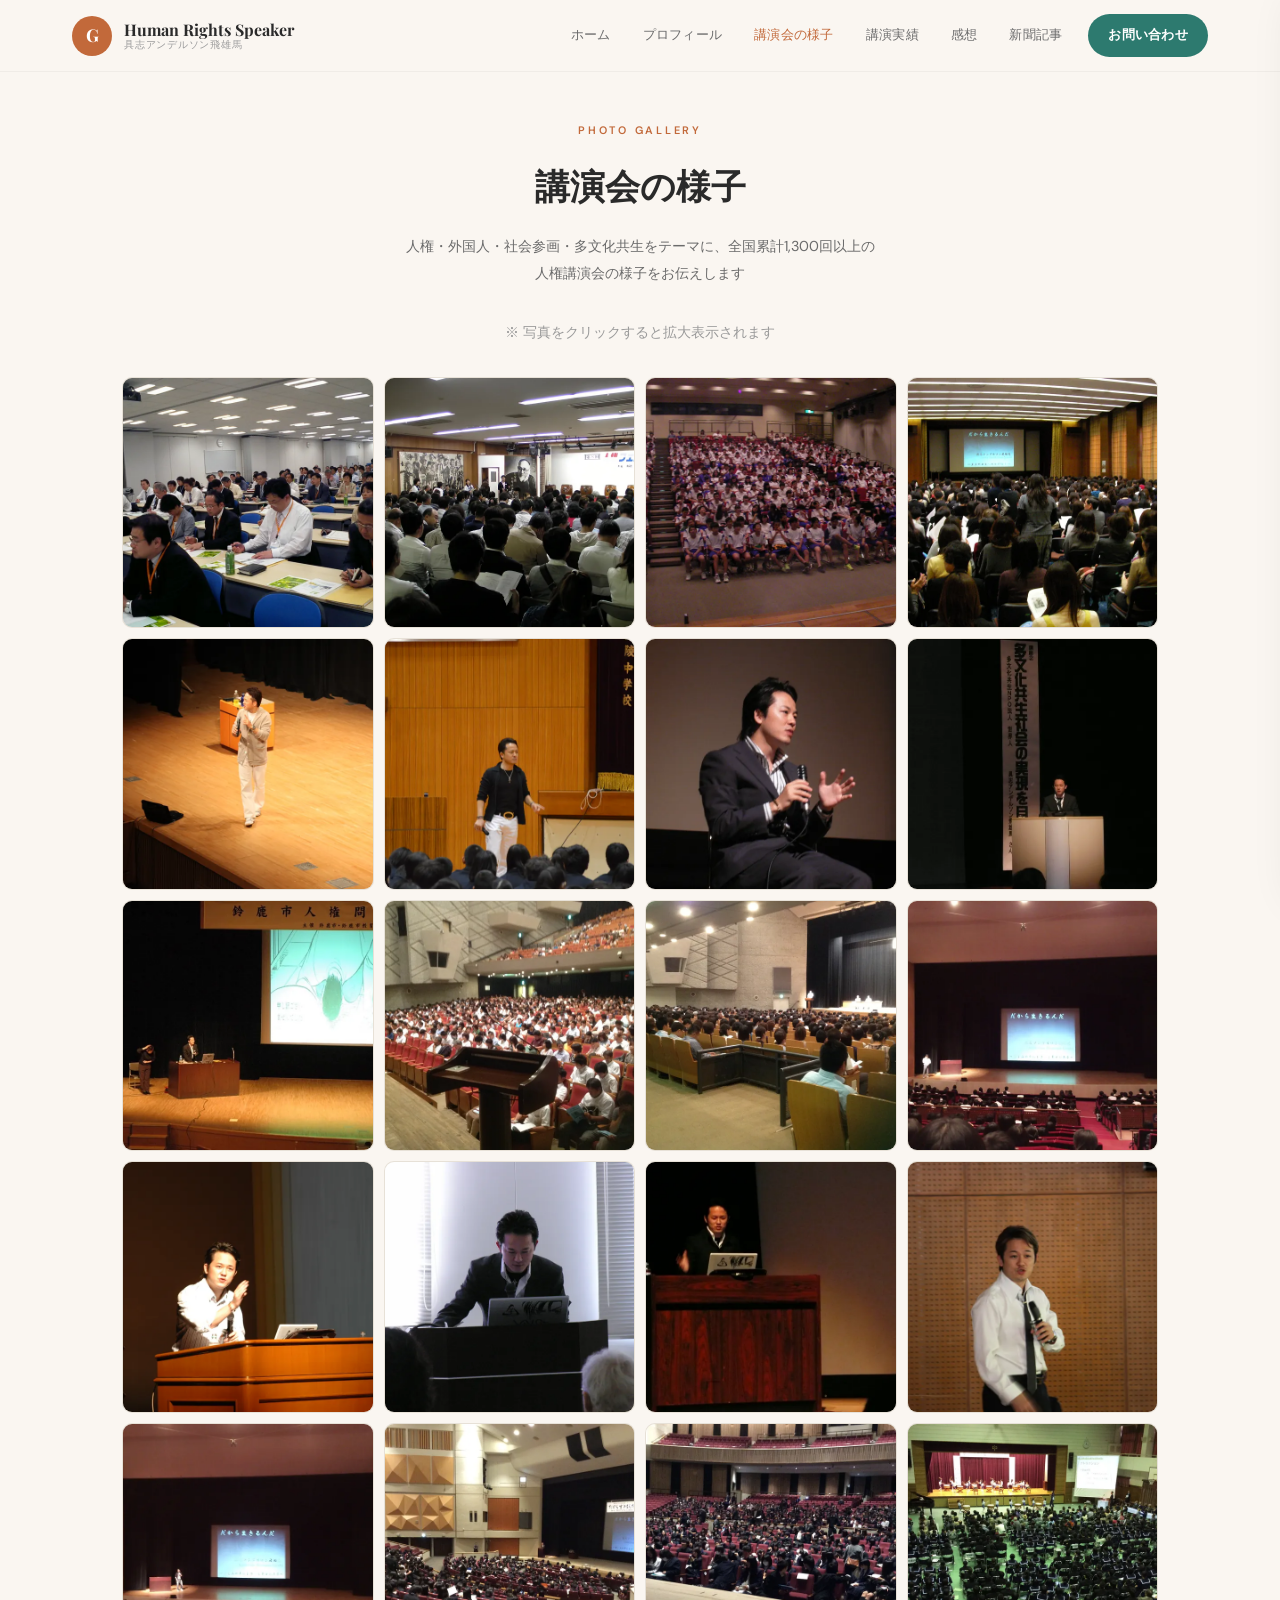
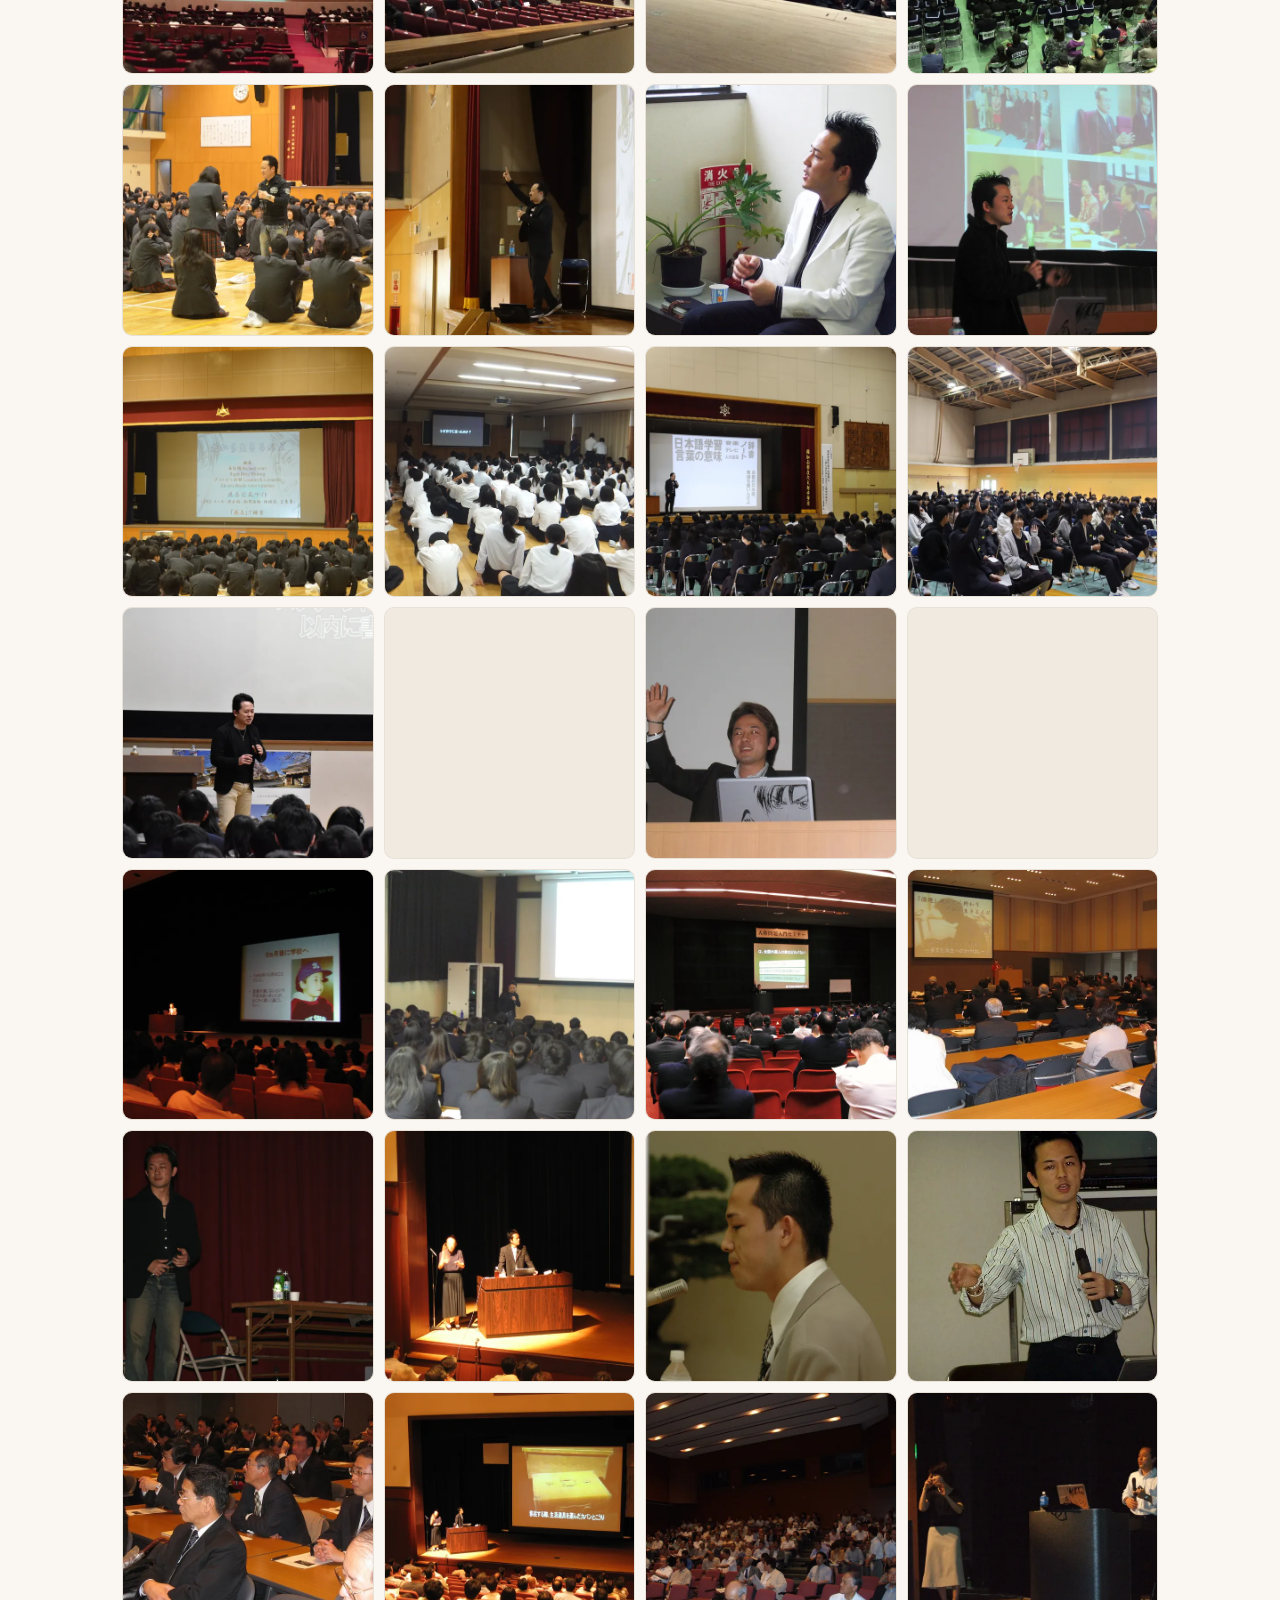
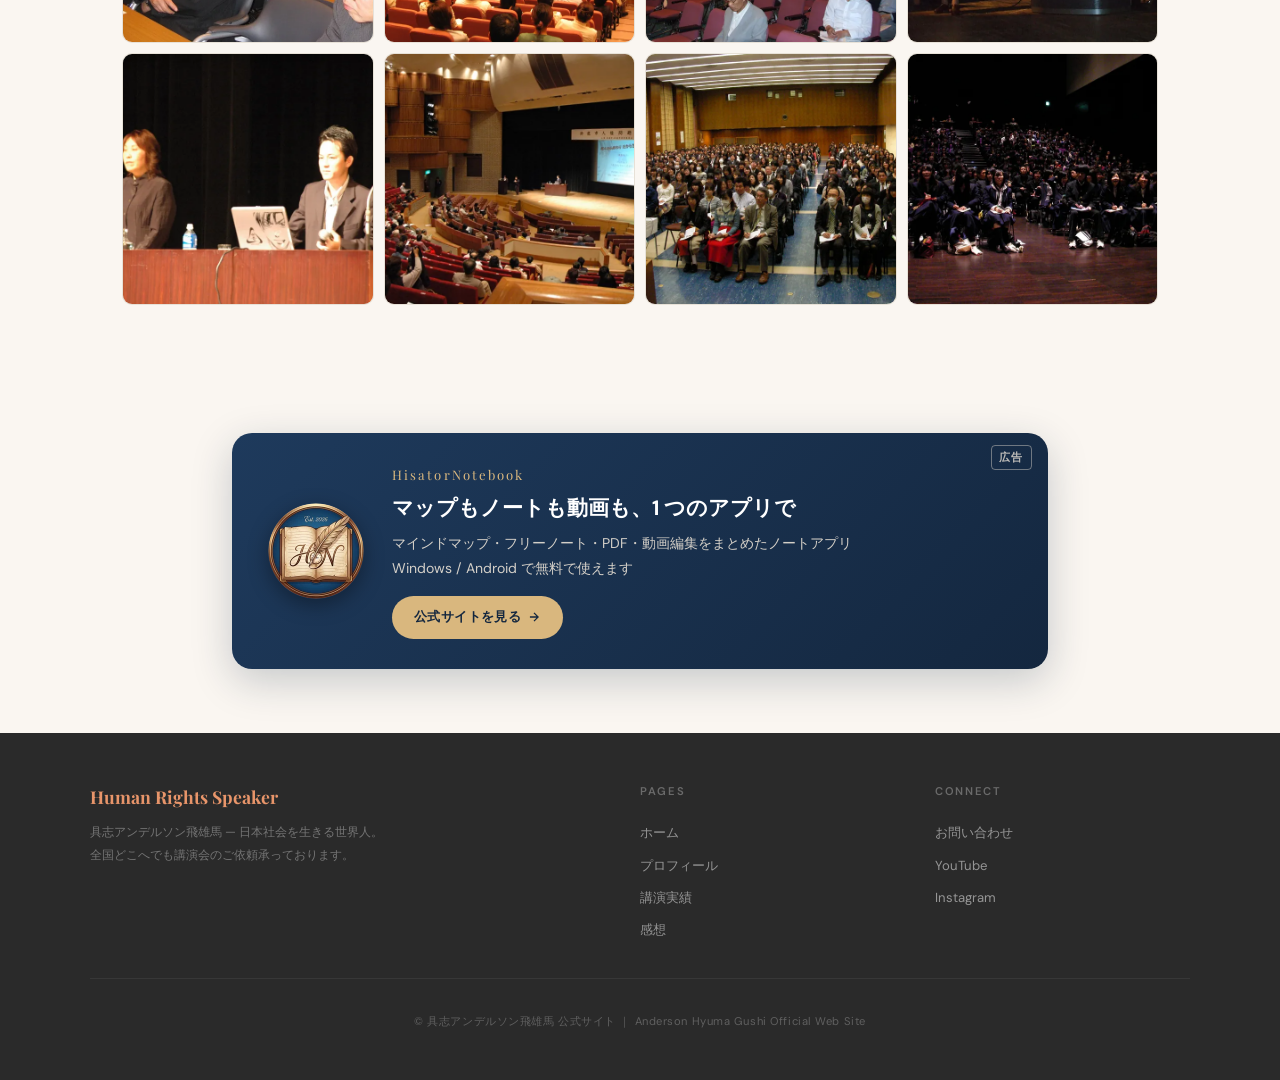
<file: gallery.html>
<!DOCTYPE html>
<html lang="ja">
<head>
<meta charset="UTF-8">
<meta name="viewport" content="width=device-width, initial-scale=1.0">
<title>講演会の様子｜人権講演家 具志アンデルソン飛雄馬｜全国講演フォトギャラリー</title>
<meta name="description" content="人権講演家 具志アンデルソン飛雄馬の講演会の様子を写真でご紹介。人権・外国人・社会参画・多文化共生をテーマに、全国累計1,300回以上の人権講演風景。企業・学校・行政での講演フォトギャラリー。">
<meta name="keywords" content="人権講演家,人権講演,講演会の様子,フォトギャラリー,写真,外国人,社会参画,多文化共生,人権教育,具志アンデルソン飛雄馬,講演風景">
<meta name="robots" content="index,follow,max-image-preview:large">
<meta name="author" content="具志アンデルソン飛雄馬">
<link rel="canonical" href="https://jinken-gushi.com/gallery.html">
<link rel="alternate" hreflang="ja" href="https://jinken-gushi.com/gallery.html">
<meta property="og:title" content="講演会の様子｜人権講演家 具志アンデルソン飛雄馬｜全国フォトギャラリー">
<meta property="og:description" content="人権・外国人・社会参画・多文化共生をテーマにした全国の人権講演の様子を写真でご紹介。累計1,300回以上の講演風景。">
<meta property="og:type" content="website">
<meta property="og:url" content="https://jinken-gushi.com/gallery.html">
<meta property="og:site_name" content="具志アンデルソン飛雄馬 公式サイト">
<meta property="og:locale" content="ja_JP">
<meta property="og:image" content="https://jinken-gushi.com/images/gallery/1.jpg">
<meta property="og:image:alt" content="人権講演家 具志アンデルソン飛雄馬 講演会の様子">
<meta property="og:image:width" content="1280">
<meta property="og:image:height" content="960">
<meta name="twitter:card" content="summary_large_image">
<meta name="twitter:title" content="講演会の様子｜人権講演家 具志アンデルソン飛雄馬">
<meta name="twitter:description" content="人権・外国人・社会参画・多文化共生をテーマにした全国の人権講演を写真で紹介。">
<meta name="twitter:image" content="https://jinken-gushi.com/images/gallery/1.jpg">
<link rel="preconnect" href="https://fonts.googleapis.com">
<link rel="preconnect" href="https://fonts.gstatic.com" crossorigin>
<link href="https://fonts.googleapis.com/css2?family=Playfair+Display:ital,wght@0,600;0,700;1,600;1,700&family=DM+Sans:wght@400;500;600;700&family=Caveat:wght@500;600&display=swap" rel="stylesheet">
<link rel="stylesheet" href="styles.css?v=2026112501">
<noscript><style>#loader{display:none!important}.reveal,.hero-left,.hero-right{opacity:1!important;transform:none!important}</style></noscript>
<link rel="icon" type="image/png" href="images/favicon.png">
<link rel="apple-touch-icon" href="images/apple-touch-icon.png">
<script type="application/ld+json">{
  "@context":"https://schema.org",
  "@graph":[
    {
      "@type":"BreadcrumbList",
      "itemListElement":[
        {"@type":"ListItem","position":1,"name":"ホーム","item":"https://jinken-gushi.com/"},
        {"@type":"ListItem","position":2,"name":"講演会の様子","item":"https://jinken-gushi.com/gallery.html"}
      ]
    },
    {
      "@type":"ImageGallery",
      "name":"講演会の様子｜人権講演家 具志アンデルソン飛雄馬",
      "url":"https://jinken-gushi.com/gallery.html",
      "about":{
        "@type":"Person",
        "name":"具志アンデルソン飛雄馬",
        "jobTitle":"人権講演家"
      },
      "description":"人権・外国人・社会参画・多文化共生をテーマにした全国の人権講演会の様子を撮影したフォトギャラリー。"
    }
  ]
}</script>

</head>
<body>
<div id="loader"><div class="loader-dot"><span></span><span></span><span></span></div></div>
<header id="header">
<div class="hdr-inner">
  <a href="index.html" class="logo">
    <div class="logo-mark">G</div>
    <div class="logo-text">
      <span class="logo-name">Human Rights Speaker</span>
      <span class="logo-sub">具志アンデルソン飛雄馬</span>
    </div>
  </a>
  <nav>
    <a href="index.html">ホーム</a>
    <a href="profile.html">プロフィール</a>
    <a href="gallery.html">講演会の様子</a>
    <a href="achievements.html">講演実績</a>
    <a href="reviews.html">感想</a>
    <a href="press.html">新聞記事</a>
    <a href="contact.html" class="nav-cta">お問い合わせ</a>
  </nav>
  <button type="button" class="burger" id="burger" onclick="toggleMob()" aria-label="メニューを開く" aria-expanded="false" aria-controls="mobNav"><i></i><i></i><i></i></button>
</div>
</header>
<div class="mob-overlay" id="mobOv" onclick="closeMob()"></div>
<div class="mob-nav" id="mobNav">
  <a href="index.html">ホーム</a>
  <a href="profile.html">プロフィール</a>
  <a href="gallery.html">講演会の様子</a>
  <a href="achievements.html">講演実績</a>
  <a href="reviews.html">感想</a>
  <a href="press.html">新聞記事</a>
  <a href="contact.html">お問い合わせ</a>
</div>

<main>
<div class="sec-hdr reveal"><div class="tag">Photo Gallery</div><h1>講演会の様子</h1><p>人権・外国人・社会参画・多文化共生をテーマに、全国累計1,300回以上の<br>人権講演会の様子をお伝えします</p></div>
<div class="gallery-wrap">
  <p class="gallery-note reveal">※ 写真をクリックすると拡大表示されます</p>
  <div class="gallery-grid reveal">
    <button type="button" class="gal-item" data-full="images/gallery/1.jpg" aria-label="講演会の様子 1 を拡大表示"><img src="images/gallery/thumbs/1.webp" alt="人権講演家 具志アンデルソン飛雄馬 講演会の様子 1｜人権・外国人・社会参画・多文化共生" width="747" height="560" fetchpriority="high" decoding="async"></button>
    <button type="button" class="gal-item" data-full="images/gallery/2.jpg" aria-label="講演会の様子 2 を拡大表示"><img src="images/gallery/thumbs/2.webp" alt="人権講演家 具志アンデルソン飛雄馬 講演会の様子 2｜人権・外国人・社会参画・多文化共生" width="747" height="560" decoding="async"></button>
    <button type="button" class="gal-item" data-full="images/gallery/3.jpg" aria-label="講演会の様子 3 を拡大表示"><img src="images/gallery/thumbs/3.webp" alt="人権講演家 具志アンデルソン飛雄馬 講演会の様子 3｜人権・外国人・社会参画・多文化共生" width="747" height="560" decoding="async"></button>
    <button type="button" class="gal-item" data-full="images/gallery/4.jpg" aria-label="講演会の様子 4 を拡大表示"><img src="images/gallery/thumbs/4.webp" alt="人権講演家 具志アンデルソン飛雄馬 講演会の様子 4｜人権・外国人・社会参画・多文化共生" width="747" height="560" decoding="async"></button>
    <button type="button" class="gal-item" data-full="images/gallery/5.jpg" aria-label="講演会の様子 5 を拡大表示"><img src="images/gallery/thumbs/5.webp" alt="人権講演家 具志アンデルソン飛雄馬 講演会の様子 5｜人権・外国人・社会参画・多文化共生" width="840" height="560" loading="lazy" decoding="async"></button>
    <button type="button" class="gal-item" data-full="images/gallery/6.jpg" aria-label="講演会の様子 6 を拡大表示"><img src="images/gallery/thumbs/6.webp" alt="人権講演家 具志アンデルソン飛雄馬 講演会の様子 6｜人権・外国人・社会参画・多文化共生" width="842" height="560" loading="lazy" decoding="async"></button>
    <button type="button" class="gal-item" data-full="images/gallery/7.jpg" aria-label="講演会の様子 7 を拡大表示"><img src="images/gallery/thumbs/7.webp" alt="人権講演家 具志アンデルソン飛雄馬 講演会の様子 7｜人権・外国人・社会参画・多文化共生" width="747" height="560" loading="lazy" decoding="async"></button>
    <button type="button" class="gal-item" data-full="images/gallery/8.jpg" aria-label="講演会の様子 8 を拡大表示"><img src="images/gallery/thumbs/8.webp" alt="人権講演家 具志アンデルソン飛雄馬 講演会の様子 8｜人権・外国人・社会参画・多文化共生" width="747" height="560" loading="lazy" decoding="async"></button>
    <button type="button" class="gal-item" data-full="images/gallery/9.jpg" aria-label="講演会の様子 9 を拡大表示"><img src="images/gallery/thumbs/9.webp" alt="人権講演家 具志アンデルソン飛雄馬 講演会の様子 9｜人権・外国人・社会参画・多文化共生" width="843" height="560" loading="lazy" decoding="async"></button>
    <button type="button" class="gal-item" data-full="images/gallery/10.jpg" aria-label="講演会の様子 10 を拡大表示"><img src="images/gallery/thumbs/10.webp" alt="人権講演家 具志アンデルソン飛雄馬 講演会の様子 10｜人権・外国人・社会参画・多文化共生" width="750" height="560" loading="lazy" decoding="async"></button>

    <button type="button" class="gal-item" data-full="images/gallery/11.jpg" aria-label="講演会の様子 11 を拡大表示"><img src="images/gallery/thumbs/11.webp" alt="人権講演家 具志アンデルソン飛雄馬 講演会の様子 11｜人権・外国人・社会参画・多文化共生" width="750" height="560" loading="lazy" decoding="async"></button>
    <button type="button" class="gal-item" data-full="images/gallery/12.jpg" aria-label="講演会の様子 12 を拡大表示"><img src="images/gallery/thumbs/12.webp" alt="人権講演家 具志アンデルソン飛雄馬 講演会の様子 12｜人権・外国人・社会参画・多文化共生" width="747" height="560" loading="lazy" decoding="async"></button>
    <button type="button" class="gal-item" data-full="images/gallery/13.jpg" aria-label="講演会の様子 13 を拡大表示"><img src="images/gallery/thumbs/13.webp" alt="人権講演家 具志アンデルソン飛雄馬 講演会の様子 13｜人権・外国人・社会参画・多文化共生" width="842" height="560" loading="lazy" decoding="async"></button>
    <button type="button" class="gal-item" data-full="images/gallery/14.jpg" aria-label="講演会の様子 14 を拡大表示"><img src="images/gallery/thumbs/14.webp" alt="人権講演家 具志アンデルソン飛雄馬 講演会の様子 14｜人権・外国人・社会参画・多文化共生" width="747" height="560" loading="lazy" decoding="async"></button>
    <button type="button" class="gal-item" data-full="images/gallery/15.jpg" aria-label="講演会の様子 15 を拡大表示"><img src="images/gallery/thumbs/15.webp" alt="人権講演家 具志アンデルソン飛雄馬 講演会の様子 15｜人権・外国人・社会参画・多文化共生" width="747" height="560" loading="lazy" decoding="async"></button>
    <button type="button" class="gal-item" data-full="images/gallery/16.jpg" aria-label="講演会の様子 16 を拡大表示"><img src="images/gallery/thumbs/16.webp" alt="人権講演家 具志アンデルソン飛雄馬 講演会の様子 16｜人権・外国人・社会参画・多文化共生" width="840" height="560" loading="lazy" decoding="async"></button>
    <button type="button" class="gal-item" data-full="images/gallery/17.jpg" aria-label="講演会の様子 17 を拡大表示"><img src="images/gallery/thumbs/17.webp" alt="人権講演家 具志アンデルソン飛雄馬 講演会の様子 17｜人権・外国人・社会参画・多文化共生" width="560" height="747" loading="lazy" decoding="async"></button>
    <button type="button" class="gal-item" data-full="images/gallery/18.jpg" aria-label="講演会の様子 18 を拡大表示"><img src="images/gallery/thumbs/18.webp" alt="人権講演家 具志アンデルソン飛雄馬 講演会の様子 18｜人権・外国人・社会参画・多文化共生" width="750" height="560" loading="lazy" decoding="async"></button>
    <button type="button" class="gal-item" data-full="images/gallery/19.jpg" aria-label="講演会の様子 19 を拡大表示"><img src="images/gallery/thumbs/19.webp" alt="人権講演家 具志アンデルソン飛雄馬 講演会の様子 19｜人権・外国人・社会参画・多文化共生" width="560" height="750" loading="lazy" decoding="async"></button>
    <button type="button" class="gal-item" data-full="images/gallery/20.jpg" aria-label="講演会の様子 20 を拡大表示"><img src="images/gallery/thumbs/20.webp" alt="人権講演家 具志アンデルソン飛雄馬 講演会の様子 20｜人権・外国人・社会参画・多文化共生" width="750" height="560" loading="lazy" decoding="async"></button>

    <button type="button" class="gal-item" data-full="images/gallery/21.jpg" aria-label="講演会の様子 21 を拡大表示"><img src="images/gallery/thumbs/21.webp" alt="人権講演家 具志アンデルソン飛雄馬 講演会の様子 21｜人権・外国人・社会参画・多文化共生" width="845" height="560" loading="lazy" decoding="async"></button>
    <button type="button" class="gal-item" data-full="images/gallery/22.jpg" aria-label="講演会の様子 22 を拡大表示"><img src="images/gallery/thumbs/22.webp" alt="人権講演家 具志アンデルソン飛雄馬 講演会の様子 22｜人権・外国人・社会参画・多文化共生" width="840" height="560" loading="lazy" decoding="async"></button>
    <button type="button" class="gal-item" data-full="images/gallery/23.jpg" aria-label="講演会の様子 23 を拡大表示"><img src="images/gallery/thumbs/23.webp" alt="人権講演家 具志アンデルソン飛雄馬 講演会の様子 23｜人権・外国人・社会参画・多文化共生" width="747" height="560" loading="lazy" decoding="async"></button>
    <button type="button" class="gal-item" data-full="images/gallery/24.jpg" aria-label="講演会の様子 24 を拡大表示"><img src="images/gallery/thumbs/24.webp" alt="人権講演家 具志アンデルソン飛雄馬 講演会の様子 24｜人権・外国人・社会参画・多文化共生" width="747" height="560" loading="lazy" decoding="async"></button>
    <button type="button" class="gal-item" data-full="images/gallery/25.jpg" aria-label="講演会の様子 25 を拡大表示"><img src="images/gallery/thumbs/25.webp" alt="人権講演家 具志アンデルソン飛雄馬 講演会の様子 25｜人権・外国人・社会参画・多文化共生" width="845" height="560" loading="lazy" decoding="async"></button>
    <button type="button" class="gal-item" data-full="images/gallery/26.jpg" aria-label="講演会の様子 26 を拡大表示"><img src="images/gallery/thumbs/26.webp" alt="人権講演家 具志アンデルソン飛雄馬 講演会の様子 26｜人権・外国人・社会参画・多文化共生" width="993" height="560" loading="lazy" decoding="async"></button>
    <button type="button" class="gal-item" data-full="images/gallery/27.jpg" aria-label="講演会の様子 27 を拡大表示"><img src="images/gallery/thumbs/27.webp" alt="人権講演家 具志アンデルソン飛雄馬 講演会の様子 27｜人権・外国人・社会参画・多文化共生" width="840" height="560" loading="lazy" decoding="async"></button>
    <button type="button" class="gal-item" data-full="images/gallery/28.jpg" aria-label="講演会の様子 28 を拡大表示"><img src="images/gallery/thumbs/28.webp" alt="人権講演家 具志アンデルソン飛雄馬 講演会の様子 28｜人権・外国人・社会参画・多文化共生" width="840" height="560" loading="lazy" decoding="async"></button>
    <button type="button" class="gal-item" data-full="images/gallery/29.jpg" aria-label="講演会の様子 29 を拡大表示"><img src="images/gallery/thumbs/29.webp" alt="人権講演家 具志アンデルソン飛雄馬 講演会の様子 29｜人権・外国人・社会参画・多文化共生" width="840" height="560" loading="lazy" decoding="async"></button>
    <button type="button" class="gal-item" data-full="images/gallery/30.jpg" aria-label="講演会の様子 30 を拡大表示"><img src="images/gallery/thumbs/30.webp" alt="人権講演家 具志アンデルソン飛雄馬 講演会の様子 30｜人権・外国人・社会参画・多文化共生" width="747" height="560" loading="lazy" decoding="async"></button>

    <button type="button" class="gal-item" data-full="images/gallery/31.jpg" aria-label="講演会の様子 31 を拡大表示"><img src="images/gallery/thumbs/31.webp" alt="人権講演家 具志アンデルソン飛雄馬 講演会の様子 31｜人権・外国人・社会参画・多文化共生" width="747" height="560" loading="lazy" decoding="async"></button>
    <button type="button" class="gal-item" data-full="images/gallery/32.jpg" aria-label="講演会の様子 32 を拡大表示"><img src="images/gallery/thumbs/32.webp" alt="人権講演家 具志アンデルソン飛雄馬 講演会の様子 32｜人権・外国人・社会参画・多文化共生" width="560" height="819" loading="lazy" decoding="async"></button>
    <button type="button" class="gal-item" data-full="images/gallery/33.jpg" aria-label="講演会の様子 33 を拡大表示"><img src="images/gallery/thumbs/33.webp" alt="人権講演家 具志アンデルソン飛雄馬 講演会の様子 33｜人権・外国人・社会参画・多文化共生" width="747" height="560" loading="lazy" decoding="async"></button>
    <button type="button" class="gal-item" data-full="images/gallery/34.jpg" aria-label="講演会の様子 34 を拡大表示"><img src="images/gallery/thumbs/34.webp" alt="人権講演家 具志アンデルソン飛雄馬 講演会の様子 34｜人権・外国人・社会参画・多文化共生" width="747" height="560" loading="lazy" decoding="async"></button>
    <button type="button" class="gal-item" data-full="images/gallery/35.jpg" aria-label="講演会の様子 35 を拡大表示"><img src="images/gallery/thumbs/35.webp" alt="人権講演家 具志アンデルソン飛雄馬 講演会の様子 35｜人権・外国人・社会参画・多文化共生" width="747" height="560" loading="lazy" decoding="async"></button>
    <button type="button" class="gal-item" data-full="images/gallery/36.jpg" aria-label="講演会の様子 36 を拡大表示"><img src="images/gallery/thumbs/36.webp" alt="人権講演家 具志アンデルソン飛雄馬 講演会の様子 36｜人権・外国人・社会参画・多文化共生" width="747" height="560" loading="lazy" decoding="async"></button>
    <button type="button" class="gal-item" data-full="images/gallery/37.jpg" aria-label="講演会の様子 37 を拡大表示"><img src="images/gallery/thumbs/37.webp" alt="人権講演家 具志アンデルソン飛雄馬 講演会の様子 37｜人権・外国人・社会参画・多文化共生" width="840" height="560" loading="lazy" decoding="async"></button>
    <button type="button" class="gal-item" data-full="images/gallery/38.jpg" aria-label="講演会の様子 38 を拡大表示"><img src="images/gallery/thumbs/38.webp" alt="人権講演家 具志アンデルソン飛雄馬 講演会の様子 38｜人権・外国人・社会参画・多文化共生" width="747" height="560" loading="lazy" decoding="async"></button>
    <button type="button" class="gal-item" data-full="images/gallery/39.jpg" aria-label="講演会の様子 39 を拡大表示"><img src="images/gallery/thumbs/39.webp" alt="人権講演家 具志アンデルソン飛雄馬 講演会の様子 39｜人権・外国人・社会参画・多文化共生" width="842" height="560" loading="lazy" decoding="async"></button>
    <button type="button" class="gal-item" data-full="images/gallery/40.jpg" aria-label="講演会の様子 40 を拡大表示"><img src="images/gallery/thumbs/40.webp" alt="人権講演家 具志アンデルソン飛雄馬 講演会の様子 40｜人権・外国人・社会参画・多文化共生" width="640" height="480" loading="lazy" decoding="async"></button>
    <button type="button" class="gal-item" data-full="images/gallery/41.jpg" aria-label="講演会の様子 41 を拡大表示"><img src="images/gallery/thumbs/41.webp" alt="人権講演家 具志アンデルソン飛雄馬 講演会の様子 41｜人権・外国人・社会参画・多文化共生" width="747" height="560" loading="lazy" decoding="async"></button>
    <button type="button" class="gal-item" data-full="images/gallery/42.jpg" aria-label="講演会の様子 42 を拡大表示"><img src="images/gallery/thumbs/42.webp" alt="人権講演家 具志アンデルソン飛雄馬 講演会の様子 42｜人権・外国人・社会参画・多文化共生" width="747" height="560" loading="lazy" decoding="async"></button>
    <button type="button" class="gal-item" data-full="images/gallery/43.jpg" aria-label="講演会の様子 43 を拡大表示"><img src="images/gallery/thumbs/43.webp" alt="人権講演家 具志アンデルソン飛雄馬 講演会の様子 43｜人権・外国人・社会参画・多文化共生" width="747" height="560" loading="lazy" decoding="async"></button>
    <button type="button" class="gal-item" data-full="images/gallery/44.jpg" aria-label="講演会の様子 44 を拡大表示"><img src="images/gallery/thumbs/44.webp" alt="人権講演家 具志アンデルソン飛雄馬 講演会の様子 44｜人権・外国人・社会参画・多文化共生" width="747" height="560" loading="lazy" decoding="async"></button>
    <button type="button" class="gal-item" data-full="images/gallery/45.jpg" aria-label="講演会の様子 45 を拡大表示"><img src="images/gallery/thumbs/45.webp" alt="人権講演家 具志アンデルソン飛雄馬 講演会の様子 45｜人権・外国人・社会参画・多文化共生" width="842" height="560" loading="lazy" decoding="async"></button>
    <button type="button" class="gal-item" data-full="images/gallery/46.jpg" aria-label="講演会の様子 46 を拡大表示"><img src="images/gallery/thumbs/46.webp" alt="人権講演家 具志アンデルソン飛雄馬 講演会の様子 46｜人権・外国人・社会参画・多文化共生" width="842" height="560" loading="lazy" decoding="async"></button>
    <button type="button" class="gal-item" data-full="images/gallery/47.jpg" aria-label="講演会の様子 47 を拡大表示"><img src="images/gallery/thumbs/47.webp" alt="人権講演家 具志アンデルソン飛雄馬 講演会の様子 47｜人権・外国人・社会参画・多文化共生" width="747" height="560" loading="lazy" decoding="async"></button>
    <button type="button" class="gal-item" data-full="images/gallery/48.jpg" aria-label="講演会の様子 48 を拡大表示"><img src="images/gallery/thumbs/48.webp" alt="人権講演家 具志アンデルソン飛雄馬 講演会の様子 48｜人権・外国人・社会参画・多文化共生" width="747" height="560" loading="lazy" decoding="async"></button>

  </div>
</div>
<!-- 広告枠 (PR): HisatorNotebook の公式サイトへ -->
<aside class="pr-ad reveal" aria-label="広告">
  <a href="https://hisator-notebook.com/" class="pr-ad-card" target="_blank" rel="sponsored noopener">
    <span class="pr-ad-label">広告</span>
    <img src="images/ad/hisatornotebook.webp" alt="HisatorNotebook のアイコン" class="pr-ad-icon" width="96" height="96" loading="lazy" decoding="async">
    <div class="pr-ad-body">
      <div class="pr-ad-name">HisatorNotebook</div>
      <div class="pr-ad-title">マップもノートも動画も、1 つのアプリで</div>
      <p class="pr-ad-desc">マインドマップ・フリーノート・PDF・動画編集をまとめたノートアプリ<br>Windows / Android で無料で使えます</p>
      <span class="pr-ad-cta">公式サイトを見る <svg width="14" height="14" viewBox="0 0 24 24" fill="none" stroke="currentColor" stroke-width="2.2" aria-hidden="true"><path d="M5 12h14M12 5l7 7-7 7"/></svg></span>
    </div>
  </a>
</aside>
</main>
<footer>
<div class="footer-inner">
  <div class="ft-brand">
    <div class="ft-logo">Human Rights Speaker</div>
    <p class="ft-desc">具志アンデルソン飛雄馬 — 日本社会を生きる世界人。全国どこへでも講演会のご依頼承っております。</p>
  </div>
  <div class="ft-col">
    <h4>Pages</h4>
    <a href="index.html">ホーム</a><a href="profile.html">プロフィール</a><a href="achievements.html">講演実績</a><a href="reviews.html">感想</a>
  </div>
  <div class="ft-col">
    <h4>Connect</h4>
    <a href="contact.html">お問い合わせ</a>
    <a href="https://www.youtube.com/@GushiHyuma" target="_blank" rel="noopener">YouTube</a>
    <a href="https://www.instagram.com/hyuuma.gushi/" target="_blank" rel="noopener">Instagram</a>
  </div>
</div>
<div class="ft-copy">&copy; 具志アンデルソン飛雄馬 公式サイト ｜ Anderson Hyuma Gushi Official Web Site</div>
</footer>
<script src="shared.js?v=2026112501" defer></script>
</body>
</html>
</file>
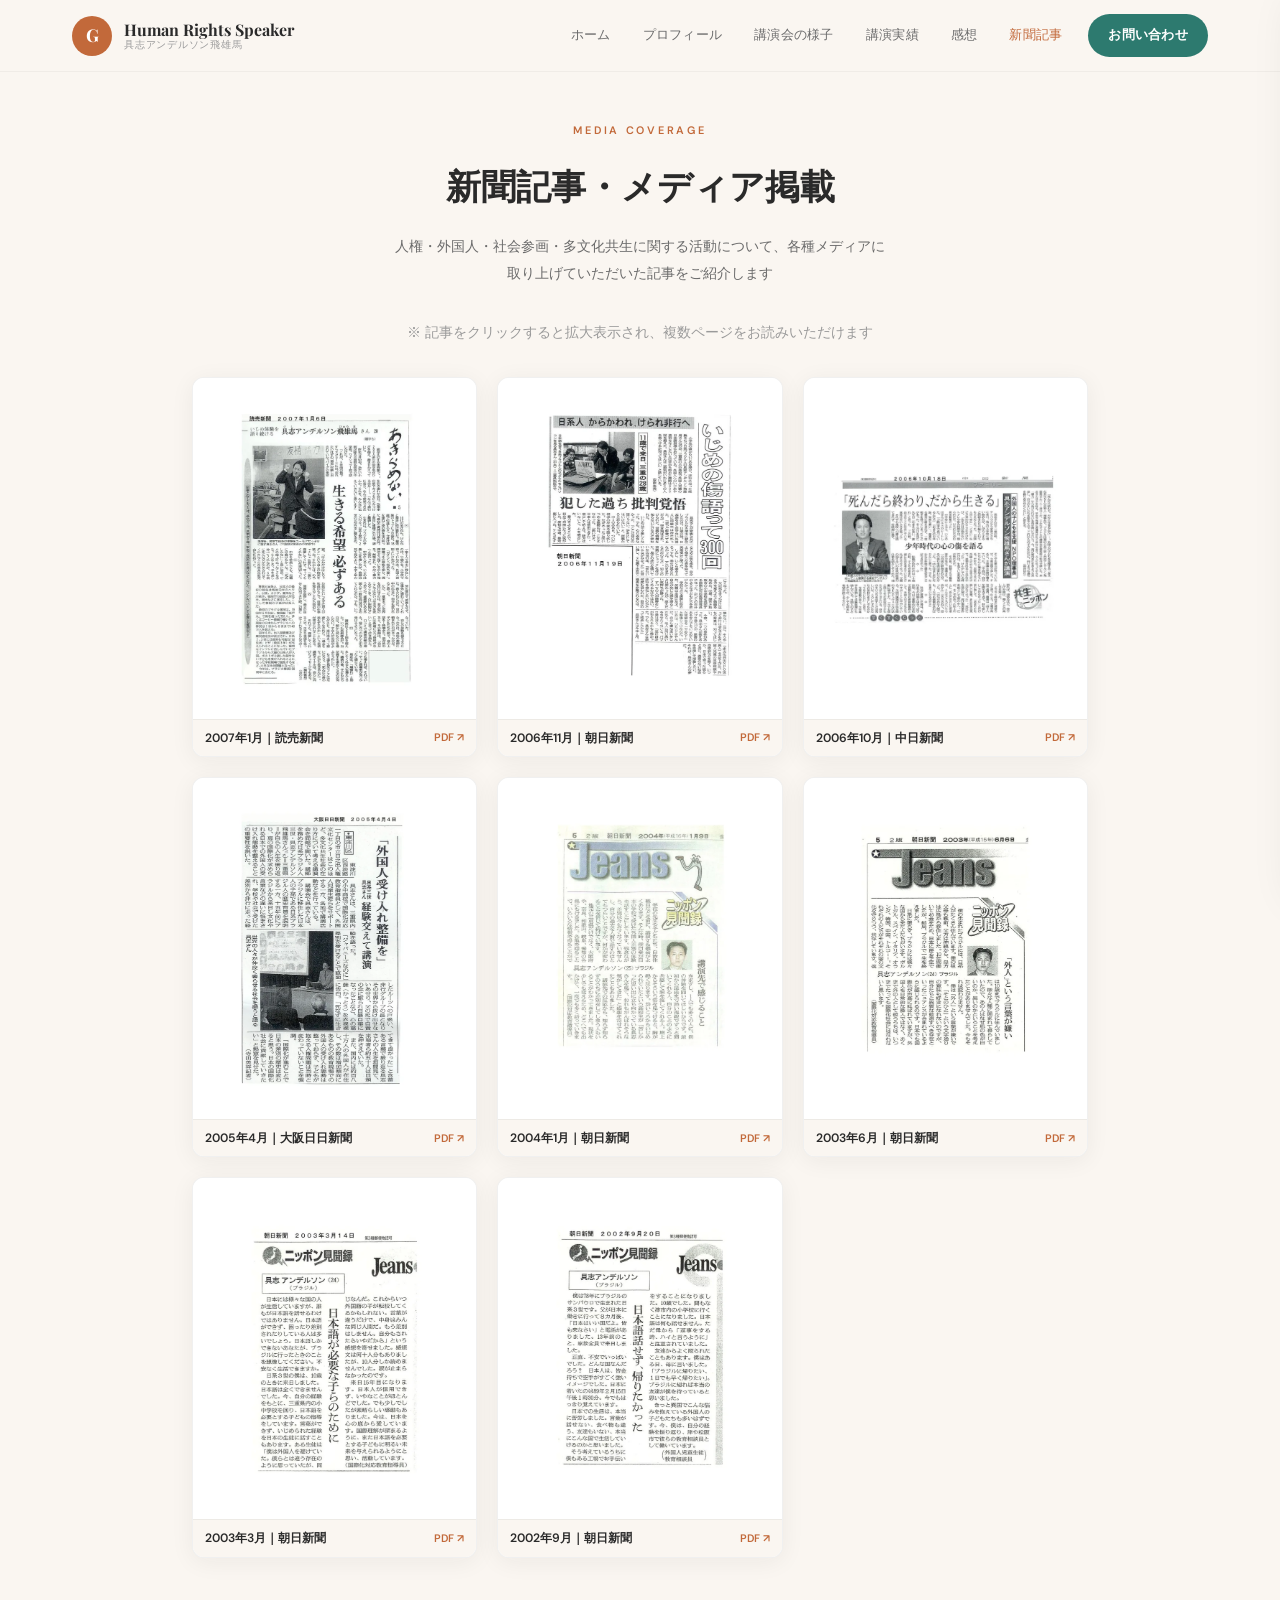
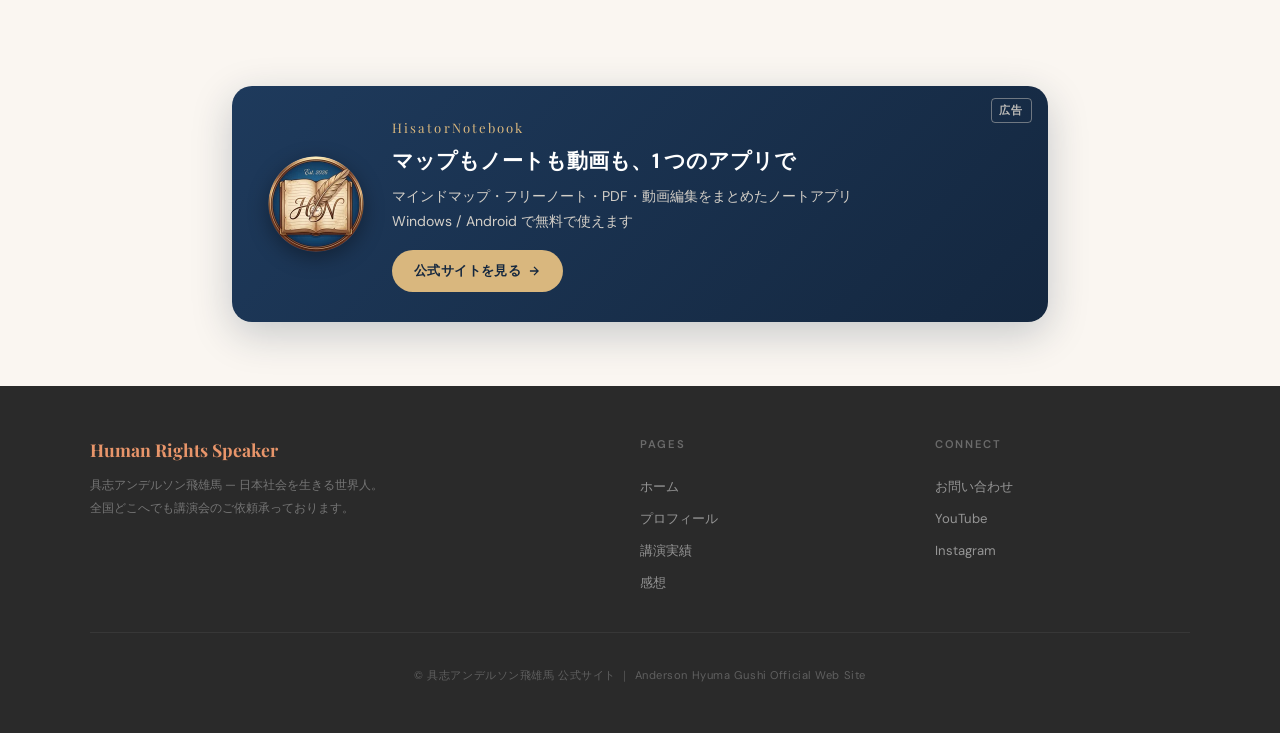
<file: press.html>
<!DOCTYPE html>
<html lang="ja">
<head>
<meta charset="UTF-8">
<meta name="viewport" content="width=device-width, initial-scale=1.0">
<title>新聞記事・メディア掲載</title>
<meta name="description" content="人権講演家 具志アンデルソン飛雄馬のメディア掲載・新聞記事一覧。NHK・朝日新聞・読売新聞・中日新聞・伊勢新聞・京都新聞など、人権・外国人・社会参画・多文化共生に関する取材記事を多数掲載。">
<meta name="keywords" content="人権講演家,新聞記事,メディア掲載,取材,NHK,朝日新聞,読売新聞,中日新聞,人権,外国人,社会参画,多文化共生,具志アンデルソン飛雄馬">
<meta name="robots" content="index,follow,max-image-preview:large">
<meta name="author" content="具志アンデルソン飛雄馬">
<link rel="canonical" href="https://jinken-gushi.com/press.html">
<link rel="alternate" hreflang="ja" href="https://jinken-gushi.com/press.html">
<meta property="og:title" content="新聞記事・メディア掲載｜人権講演家 具志アンデルソン飛雄馬">
<meta property="og:description" content="NHK・朝日新聞・読売新聞・中日新聞など、人権・外国人・社会参画・多文化共生に関する取材記事を多数掲載。">
<meta property="og:type" content="website">
<meta property="og:url" content="https://jinken-gushi.com/press.html">
<meta property="og:site_name" content="具志アンデルソン飛雄馬 公式サイト">
<meta property="og:locale" content="ja_JP">
<meta property="og:image" content="https://jinken-gushi.com/images/home/%E3%83%97%E3%83%AD%E3%83%95%E3%82%A3%E3%83%BC%E3%83%AB.jpg">
<meta property="og:image:alt" content="人権講演家 具志アンデルソン飛雄馬 メディア掲載">
<meta property="og:image:width" content="500">
<meta property="og:image:height" content="588">
<meta name="twitter:card" content="summary_large_image">
<meta name="twitter:title" content="新聞記事・メディア掲載｜人権講演家 具志アンデルソン飛雄馬">
<meta name="twitter:description" content="NHK・朝日新聞・読売新聞・中日新聞など、人権・外国人・社会参画・多文化共生に関する取材記事を多数掲載。">
<meta name="twitter:image" content="https://jinken-gushi.com/images/home/%E3%83%97%E3%83%AD%E3%83%95%E3%82%A3%E3%83%BC%E3%83%AB.jpg">
<link rel="preconnect" href="https://fonts.googleapis.com">
<link rel="preconnect" href="https://fonts.gstatic.com" crossorigin>
<link href="https://fonts.googleapis.com/css2?family=Playfair+Display:ital,wght@0,600;0,700;1,600;1,700&family=DM+Sans:wght@400;500;600;700&family=Caveat:wght@500;600&display=swap" rel="stylesheet">
<link rel="stylesheet" href="styles.css?v=2026112501">
<noscript><style>#loader{display:none!important}.reveal,.hero-left,.hero-right{opacity:1!important;transform:none!important}</style></noscript>
<link rel="icon" type="image/png" href="images/favicon.png">
<link rel="apple-touch-icon" href="images/apple-touch-icon.png">
<script type="application/ld+json">{
  "@context":"https://schema.org",
  "@graph":[
    {
      "@type":"BreadcrumbList",
      "itemListElement":[
        {"@type":"ListItem","position":1,"name":"ホーム","item":"https://jinken-gushi.com/"},
        {"@type":"ListItem","position":2,"name":"新聞記事","item":"https://jinken-gushi.com/press.html"}
      ]
    },
    {
      "@type":"CollectionPage",
      "name":"新聞記事・メディア掲載",
      "url":"https://jinken-gushi.com/press.html",
      "about":{
        "@type":"Person",
        "name":"具志アンデルソン飛雄馬",
        "jobTitle":"人権講演家"
      },
      "description":"人権・外国人・社会参画・多文化共生に関する具志アンデルソン飛雄馬のメディア掲載記事一覧。"
    }
  ]
}</script>

</head>
<body>
<div id="loader"><div class="loader-dot"><span></span><span></span><span></span></div></div>
<header id="header">
<div class="hdr-inner">
  <a href="index.html" class="logo">
    <div class="logo-mark">G</div>
    <div class="logo-text">
      <span class="logo-name">Human Rights Speaker</span>
      <span class="logo-sub">具志アンデルソン飛雄馬</span>
    </div>
  </a>
  <nav>
    <a href="index.html">ホーム</a>
    <a href="profile.html">プロフィール</a>
    <a href="gallery.html">講演会の様子</a>
    <a href="achievements.html">講演実績</a>
    <a href="reviews.html">感想</a>
    <a href="press.html">新聞記事</a>
    <a href="contact.html" class="nav-cta">お問い合わせ</a>
  </nav>
  <button type="button" class="burger" id="burger" onclick="toggleMob()" aria-label="メニューを開く" aria-expanded="false" aria-controls="mobNav"><i></i><i></i><i></i></button>
</div>
</header>
<div class="mob-overlay" id="mobOv" onclick="closeMob()"></div>
<div class="mob-nav" id="mobNav">
  <a href="index.html">ホーム</a>
  <a href="profile.html">プロフィール</a>
  <a href="gallery.html">講演会の様子</a>
  <a href="achievements.html">講演実績</a>
  <a href="reviews.html">感想</a>
  <a href="press.html">新聞記事</a>
  <a href="contact.html">お問い合わせ</a>
</div>

<main>
<div class="sec-hdr reveal"><div class="tag">Media Coverage</div><h1>新聞記事・メディア掲載</h1><p>人権・外国人・社会参画・多文化共生に関する活動について、各種メディアに取り上げていただいた記事をご紹介します</p></div>
<div class="press-wrap">
  <p class="press-note reveal">※ 記事をクリックすると拡大表示され、複数ページをお読みいただけます</p>
  <div class="press-grid reveal">

    <article class="press-card">
      <a href="images/press/2007_01.pdf" target="_blank" rel="noopener" title="別タブで開いて拡大・全ページを読む">
        <div class="press-thumb">
          <img src="images/press/thumbs/2007_01.webp" alt="読売新聞 2007年1月6日 掲載記事「あきらめない 生きる希望 必ずある」" width="640" height="905" fetchpriority="high" decoding="async">
        </div>
        <div class="press-cap"><span>2007年1月｜読売新聞</span><span>PDF ↗</span></div>
      </a>
    </article>

    <article class="press-card">
      <a href="images/press/2006_11.pdf" target="_blank" rel="noopener" title="別タブで開いて拡大・全ページを読む">
        <div class="press-thumb">
          <img src="images/press/thumbs/2006_11.webp" alt="朝日新聞 2006年11月19日 掲載記事「いじめの傷語って300回」" width="640" height="905" decoding="async">
        </div>
        <div class="press-cap"><span>2006年11月｜朝日新聞</span><span>PDF ↗</span></div>
      </a>
    </article>

    <article class="press-card">
      <a href="images/press/2006_10.pdf" target="_blank" rel="noopener" title="別タブで開いて拡大・全ページを読む">
        <div class="press-thumb">
          <img src="images/press/thumbs/2006_10.webp" alt="中日新聞 2006年10月18日 掲載記事「死んだら終わり、だから生きる」" width="640" height="452" decoding="async">
        </div>
        <div class="press-cap"><span>2006年10月｜中日新聞</span><span>PDF ↗</span></div>
      </a>
    </article>

    <article class="press-card">
      <a href="images/press/2005_04.pdf" target="_blank" rel="noopener" title="別タブで開いて拡大・全ページを読む">
        <div class="press-thumb">
          <img src="images/press/thumbs/2005_04.webp" alt="大阪日日新聞 2005年4月4日 掲載記事「外国人受け入れ整備を 経験交えて講演」" width="640" height="905" loading="lazy" decoding="async">
        </div>
        <div class="press-cap"><span>2005年4月｜大阪日日新聞</span><span>PDF ↗</span></div>
      </a>
    </article>

    <article class="press-card">
      <a href="images/press/2004_01.pdf" target="_blank" rel="noopener" title="別タブで開いて拡大・全ページを読む">
        <div class="press-thumb">
          <img src="images/press/thumbs/2004_01.webp" alt="朝日新聞 2004年1月9日 掲載記事「ニッポン見聞録 講演先で感じること」" width="640" height="905" loading="lazy" decoding="async">
        </div>
        <div class="press-cap"><span>2004年1月｜朝日新聞</span><span>PDF ↗</span></div>
      </a>
    </article>

    <article class="press-card">
      <a href="images/press/2003_06.pdf" target="_blank" rel="noopener" title="別タブで開いて拡大・全ページを読む">
        <div class="press-thumb">
          <img src="images/press/thumbs/2003_06.webp" alt="朝日新聞 2003年6月6日 掲載記事「ニッポン見聞録 『外人』という言葉が嫌い」" width="640" height="905" loading="lazy" decoding="async">
        </div>
        <div class="press-cap"><span>2003年6月｜朝日新聞</span><span>PDF ↗</span></div>
      </a>
    </article>

    <article class="press-card">
      <a href="images/press/2003_03.pdf" target="_blank" rel="noopener" title="別タブで開いて拡大・全ページを読む">
        <div class="press-thumb">
          <img src="images/press/thumbs/2003_03.webp" alt="朝日新聞 2003年3月14日 掲載記事「ニッポン見聞録 日本語が必要な子らのために」" width="640" height="905" loading="lazy" decoding="async">
        </div>
        <div class="press-cap"><span>2003年3月｜朝日新聞</span><span>PDF ↗</span></div>
      </a>
    </article>

    <article class="press-card">
      <a href="images/press/2002_09.pdf" target="_blank" rel="noopener" title="別タブで開いて拡大・全ページを読む">
        <div class="press-thumb">
          <img src="images/press/thumbs/2002_09.webp" alt="朝日新聞 2002年9月20日 掲載記事「ニッポン見聞録 日本語話せず、帰りたかった」" width="640" height="905" loading="lazy" decoding="async">
        </div>
        <div class="press-cap"><span>2002年9月｜朝日新聞</span><span>PDF ↗</span></div>
      </a>
    </article>

  </div>
</div>
<!-- 広告枠 (PR): HisatorNotebook の公式サイトへ -->
<aside class="pr-ad reveal" aria-label="広告">
  <a href="https://hisator-notebook.com/" class="pr-ad-card" target="_blank" rel="sponsored noopener">
    <span class="pr-ad-label">広告</span>
    <img src="images/ad/hisatornotebook.webp" alt="HisatorNotebook のアイコン" class="pr-ad-icon" width="96" height="96" loading="lazy" decoding="async">
    <div class="pr-ad-body">
      <div class="pr-ad-name">HisatorNotebook</div>
      <div class="pr-ad-title">マップもノートも動画も、1 つのアプリで</div>
      <p class="pr-ad-desc">マインドマップ・フリーノート・PDF・動画編集をまとめたノートアプリ<br>Windows / Android で無料で使えます</p>
      <span class="pr-ad-cta">公式サイトを見る <svg width="14" height="14" viewBox="0 0 24 24" fill="none" stroke="currentColor" stroke-width="2.2" aria-hidden="true"><path d="M5 12h14M12 5l7 7-7 7"/></svg></span>
    </div>
  </a>
</aside>
</main>
<footer>
<div class="footer-inner">
  <div class="ft-brand">
    <div class="ft-logo">Human Rights Speaker</div>
    <p class="ft-desc">具志アンデルソン飛雄馬 — 日本社会を生きる世界人。全国どこへでも講演会のご依頼承っております。</p>
  </div>
  <div class="ft-col">
    <h4>Pages</h4>
    <a href="index.html">ホーム</a><a href="profile.html">プロフィール</a><a href="achievements.html">講演実績</a><a href="reviews.html">感想</a>
  </div>
  <div class="ft-col">
    <h4>Connect</h4>
    <a href="contact.html">お問い合わせ</a>
    <a href="https://www.youtube.com/@GushiHyuma" target="_blank" rel="noopener">YouTube</a>
    <a href="https://www.instagram.com/hyuuma.gushi/" target="_blank" rel="noopener">Instagram</a>
  </div>
</div>
<div class="ft-copy">&copy; 具志アンデルソン飛雄馬 公式サイト ｜ Anderson Hyuma Gushi Official Web Site</div>
</footer>
<script src="shared.js?v=2026112501" defer></script>
</body>
</html>
</file>
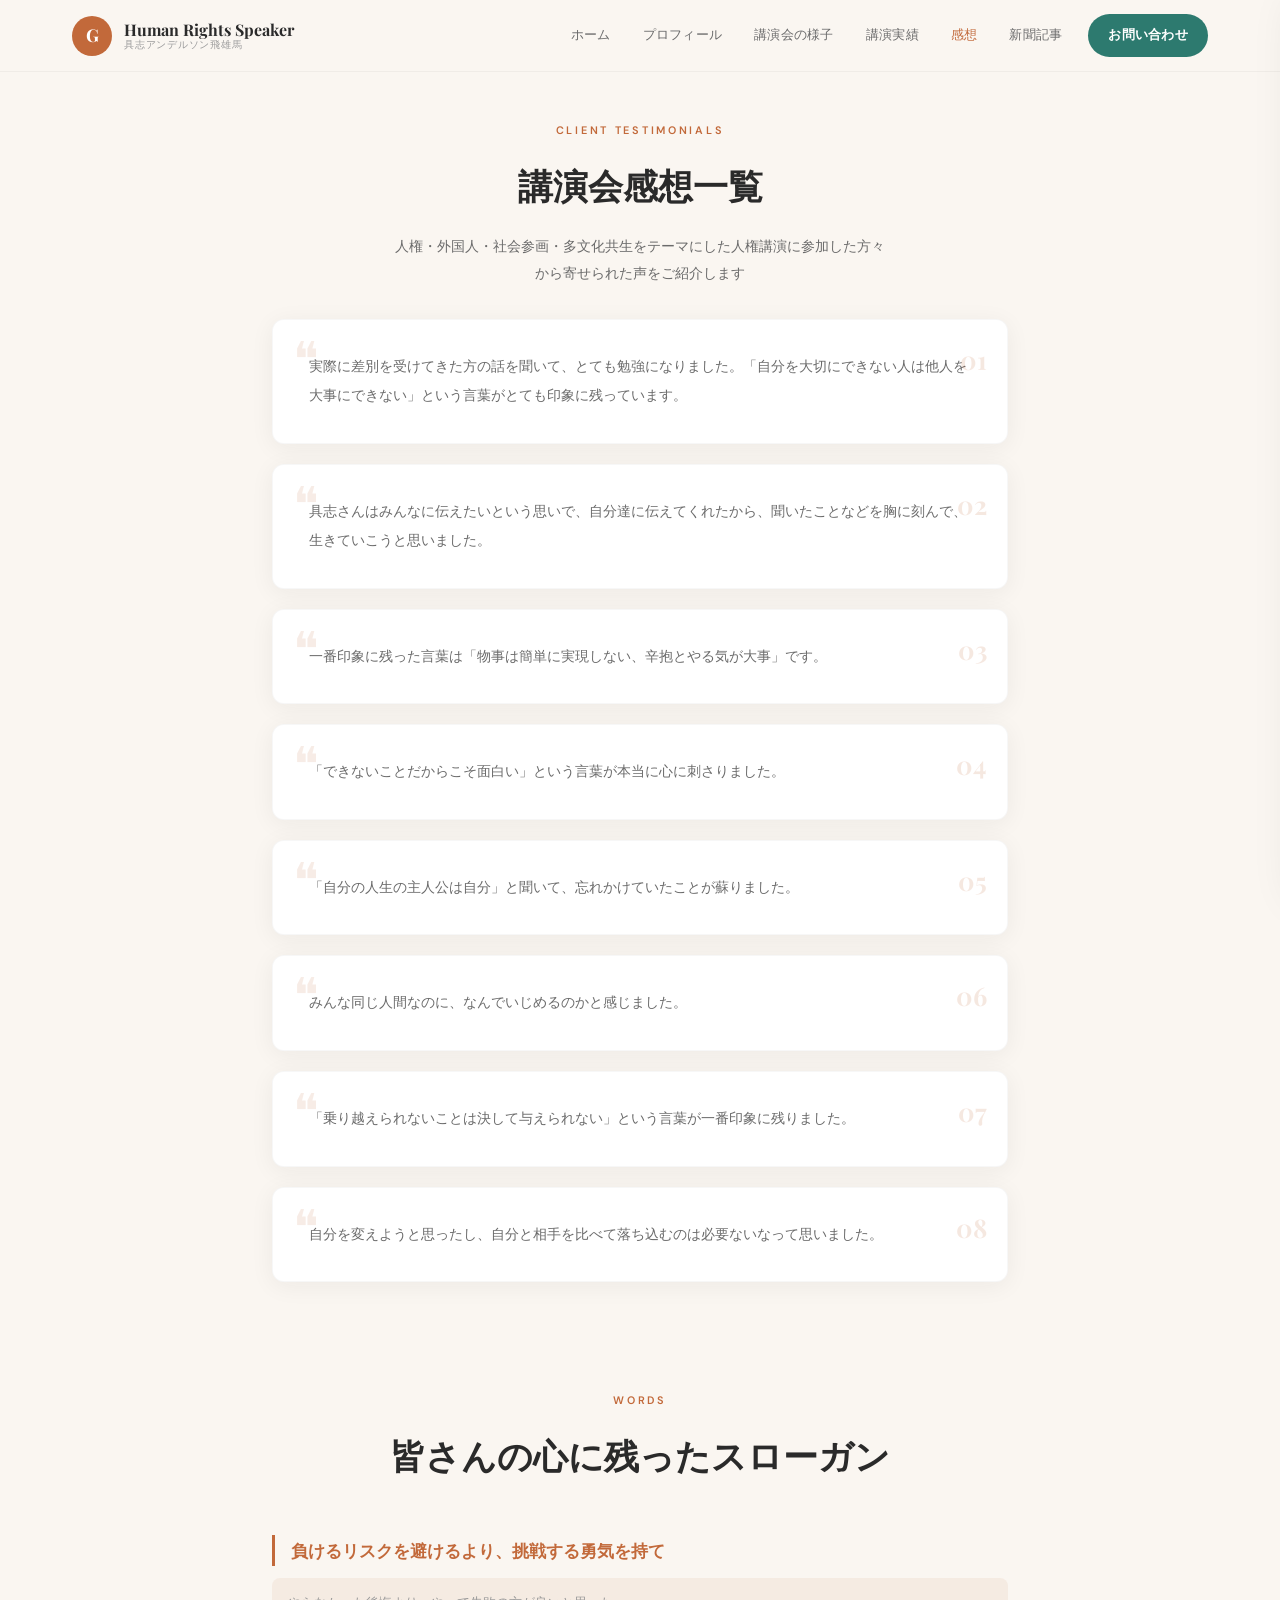
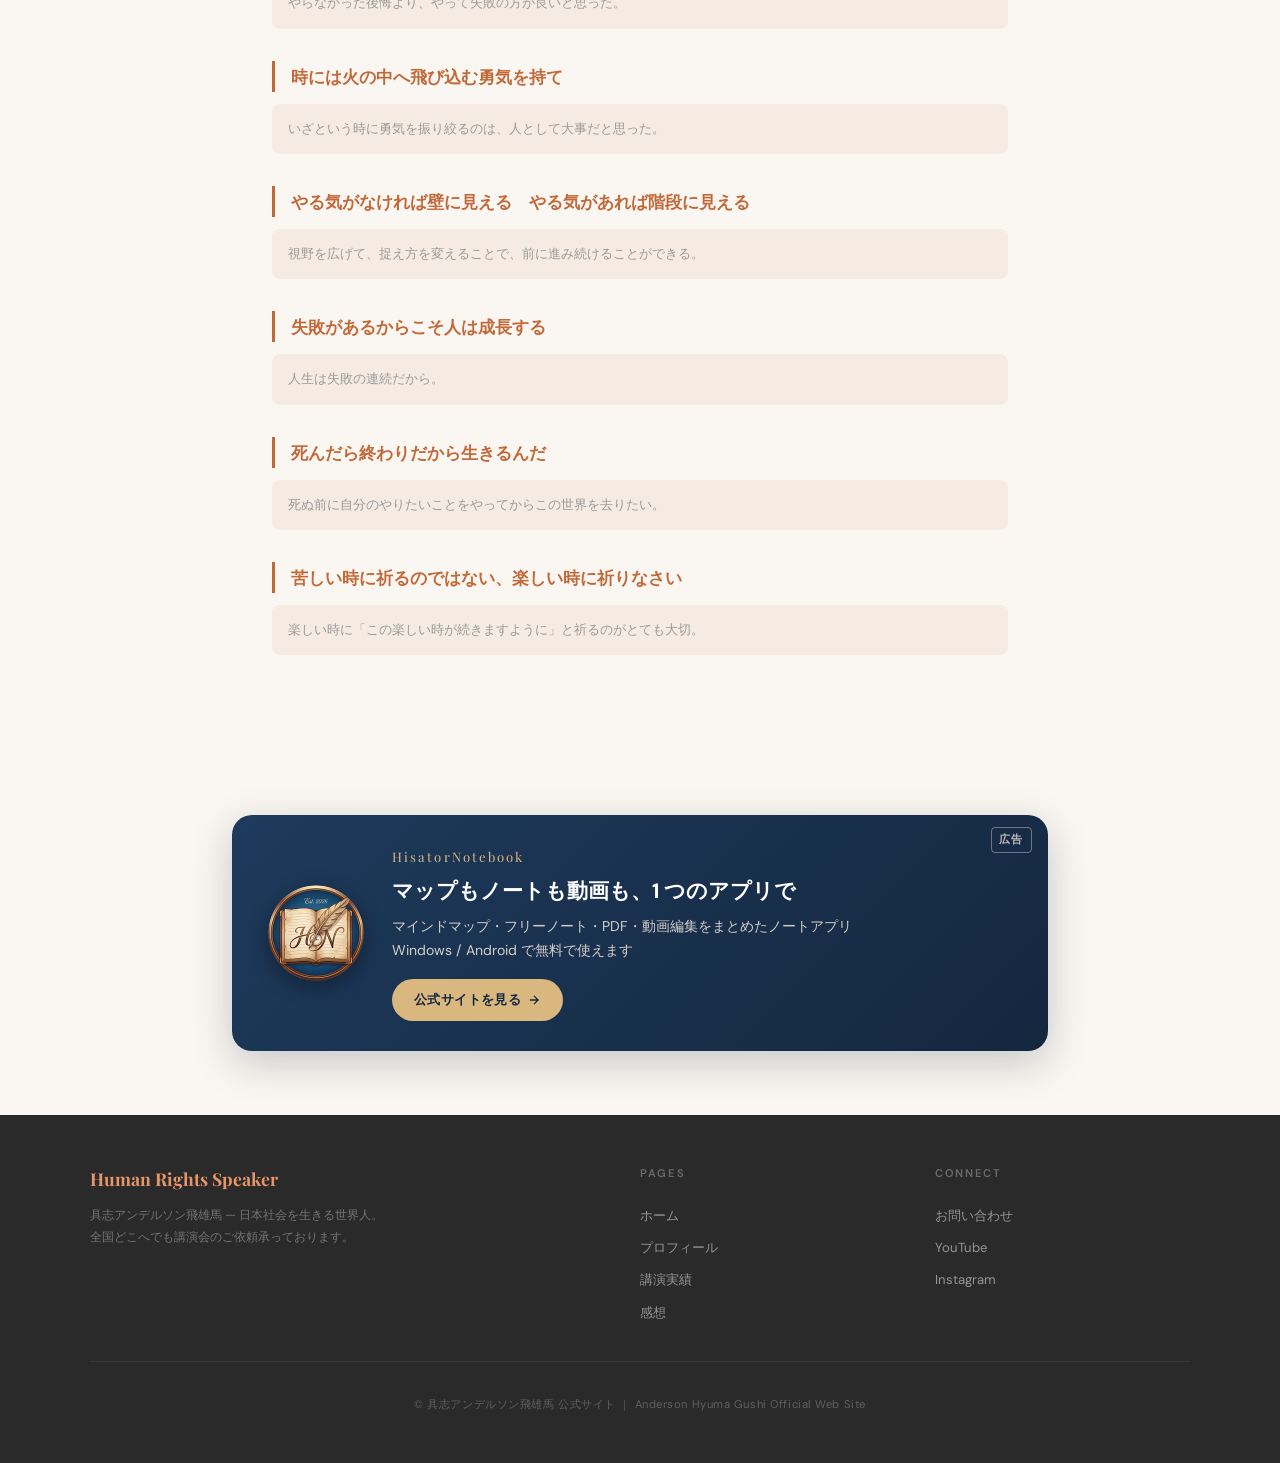
<file: reviews.html>
<!DOCTYPE html>
<html lang="ja">
<head>
<meta charset="UTF-8">
<meta name="viewport" content="width=device-width, initial-scale=1.0">
<title>講演会の感想｜人権講演家 具志アンデルソン飛雄馬｜参加者の声</title>
<meta name="description" content="人権講演家 具志アンデルソン飛雄馬の人権講演会に参加した方々の感想・口コミ一覧。人権・外国人・社会参画・多文化共生・いじめをテーマにした講演で、参加者の心に残ったスローガンも紹介。">
<meta name="keywords" content="人権講演家,人権講演,感想,口コミ,評判,参加者の声,外国人,社会参画,多文化共生,いじめ,人権教育,具志アンデルソン飛雄馬,スローガン">
<meta name="robots" content="index,follow,max-image-preview:large">
<meta name="author" content="具志アンデルソン飛雄馬">
<link rel="canonical" href="https://jinken-gushi.com/reviews.html">
<link rel="alternate" hreflang="ja" href="https://jinken-gushi.com/reviews.html">
<meta property="og:title" content="講演会の感想｜人権講演家 具志アンデルソン飛雄馬｜参加者の声">
<meta property="og:description" content="人権・外国人・社会参画・多文化共生をテーマにした人権講演に参加した方々からの感想と、心に残ったスローガンをご紹介。">
<meta property="og:type" content="website">
<meta property="og:url" content="https://jinken-gushi.com/reviews.html">
<meta property="og:site_name" content="具志アンデルソン飛雄馬 公式サイト">
<meta property="og:locale" content="ja_JP">
<meta property="og:image" content="https://jinken-gushi.com/images/home/%E3%83%97%E3%83%AD%E3%83%95%E3%82%A3%E3%83%BC%E3%83%AB.jpg">
<meta property="og:image:alt" content="人権講演家 具志アンデルソン飛雄馬 講演会感想">
<meta property="og:image:width" content="500">
<meta property="og:image:height" content="588">
<meta name="twitter:card" content="summary_large_image">
<meta name="twitter:title" content="講演会の感想｜人権講演家 具志アンデルソン飛雄馬">
<meta name="twitter:description" content="人権・外国人・社会参画・多文化共生をテーマにした人権講演に参加した方々の声。">
<meta name="twitter:image" content="https://jinken-gushi.com/images/home/%E3%83%97%E3%83%AD%E3%83%95%E3%82%A3%E3%83%BC%E3%83%AB.jpg">
<link rel="preconnect" href="https://fonts.googleapis.com">
<link rel="preconnect" href="https://fonts.gstatic.com" crossorigin>
<link href="https://fonts.googleapis.com/css2?family=Playfair+Display:ital,wght@0,600;0,700;1,600;1,700&family=DM+Sans:wght@400;500;600;700&family=Caveat:wght@500;600&display=swap" rel="stylesheet">
<link rel="stylesheet" href="styles.css?v=2026112501">
<noscript><style>#loader{display:none!important}.reveal,.hero-left,.hero-right{opacity:1!important;transform:none!important}</style></noscript>
<link rel="icon" type="image/png" href="images/favicon.png">
<link rel="apple-touch-icon" href="images/apple-touch-icon.png">
<script type="application/ld+json">{
  "@context":"https://schema.org",
  "@graph":[
    {
      "@type":"BreadcrumbList",
      "itemListElement":[
        {"@type":"ListItem","position":1,"name":"ホーム","item":"https://jinken-gushi.com/"},
        {"@type":"ListItem","position":2,"name":"感想","item":"https://jinken-gushi.com/reviews.html"}
      ]
    },
    {
      "@type":"CollectionPage",
      "name":"講演会感想｜人権講演家 具志アンデルソン飛雄馬",
      "url":"https://jinken-gushi.com/reviews.html",
      "about":{
        "@type":"Person",
        "name":"具志アンデルソン飛雄馬",
        "jobTitle":"人権講演家"
      },
      "description":"人権・外国人・社会参画・多文化共生をテーマにした人権講演会の参加者からの感想・口コミ。"
    }
  ]
}</script>

</head>
<body>
<div id="loader"><div class="loader-dot"><span></span><span></span><span></span></div></div>
<header id="header">
<div class="hdr-inner">
  <a href="index.html" class="logo">
    <div class="logo-mark">G</div>
    <div class="logo-text">
      <span class="logo-name">Human Rights Speaker</span>
      <span class="logo-sub">具志アンデルソン飛雄馬</span>
    </div>
  </a>
  <nav>
    <a href="index.html">ホーム</a>
    <a href="profile.html">プロフィール</a>
    <a href="gallery.html">講演会の様子</a>
    <a href="achievements.html">講演実績</a>
    <a href="reviews.html">感想</a>
    <a href="press.html">新聞記事</a>
    <a href="contact.html" class="nav-cta">お問い合わせ</a>
  </nav>
  <button type="button" class="burger" id="burger" onclick="toggleMob()" aria-label="メニューを開く" aria-expanded="false" aria-controls="mobNav"><i></i><i></i><i></i></button>
</div>
</header>
<div class="mob-overlay" id="mobOv" onclick="closeMob()"></div>
<div class="mob-nav" id="mobNav">
  <a href="index.html">ホーム</a>
  <a href="profile.html">プロフィール</a>
  <a href="gallery.html">講演会の様子</a>
  <a href="achievements.html">講演実績</a>
  <a href="reviews.html">感想</a>
  <a href="press.html">新聞記事</a>
  <a href="contact.html">お問い合わせ</a>
</div>

<main>
<div class="sec-hdr reveal"><div class="tag">Client Testimonials</div><h1>講演会感想一覧</h1><p>人権・外国人・社会参画・多文化共生をテーマにした人権講演に参加した方々から寄せられた声をご紹介します</p></div>
<div class="reviews-wrap">
<article class="review-card reveal"><div class="r-num">01</div><p>実際に差別を受けてきた方の話を聞いて、とても勉強になりました。「自分を大切にできない人は他人を大事にできない」という言葉がとても印象に残っています。</p></article><article class="review-card reveal"><div class="r-num">02</div><p>具志さんはみんなに伝えたいという思いで、自分達に伝えてくれたから、聞いたことなどを胸に刻んで、生きていこうと思いました。</p></article><article class="review-card reveal"><div class="r-num">03</div><p>一番印象に残った言葉は「物事は簡単に実現しない、辛抱とやる気が大事」です。</p></article><article class="review-card reveal"><div class="r-num">04</div><p>「できないことだからこそ面白い」という言葉が本当に心に刺さりました。</p></article><article class="review-card reveal"><div class="r-num">05</div><p>「自分の人生の主人公は自分」と聞いて、忘れかけていたことが蘇りました。</p></article><article class="review-card reveal"><div class="r-num">06</div><p>みんな同じ人間なのに、なんでいじめるのかと感じました。</p></article><article class="review-card reveal"><div class="r-num">07</div><p>「乗り越えられないことは決して与えられない」という言葉が一番印象に残りました。</p></article><article class="review-card reveal"><div class="r-num">08</div><p>自分を変えようと思ったし、自分と相手を比べて落ち込むのは必要ないなって思いました。</p></article>
<section class="slogans reveal">
  <div class="sec-hdr" style="padding:48px 0 32px"><div class="tag">Words</div><h2>皆さんの心に残ったスローガン</h2></div>
  <div class="slogan-block"><h3>負けるリスクを避けるより、挑戦する勇気を持て</h3><div class="slogan-voice">やらなかった後悔より、やって失敗の方が良いと思った。</div></div><div class="slogan-block"><h3>時には火の中へ飛び込む勇気を持て</h3><div class="slogan-voice">いざという時に勇気を振り絞るのは、人として大事だと思った。</div></div><div class="slogan-block"><h3>やる気がなければ壁に見える　やる気があれば階段に見える</h3><div class="slogan-voice">視野を広げて、捉え方を変えることで、前に進み続けることができる。</div></div><div class="slogan-block"><h3>失敗があるからこそ人は成長する</h3><div class="slogan-voice">人生は失敗の連続だから。</div></div><div class="slogan-block"><h3>死んだら終わりだから生きるんだ</h3><div class="slogan-voice">死ぬ前に自分のやりたいことをやってからこの世界を去りたい。</div></div><div class="slogan-block"><h3>苦しい時に祈るのではない、楽しい時に祈りなさい</h3><div class="slogan-voice">楽しい時に「この楽しい時が続きますように」と祈るのがとても大切。</div></div>
</section>
</div>
<!-- 広告枠 (PR): HisatorNotebook の公式サイトへ -->
<aside class="pr-ad reveal" aria-label="広告">
  <a href="https://hisator-notebook.com/" class="pr-ad-card" target="_blank" rel="sponsored noopener">
    <span class="pr-ad-label">広告</span>
    <img src="images/ad/hisatornotebook.webp" alt="HisatorNotebook のアイコン" class="pr-ad-icon" width="96" height="96" loading="lazy" decoding="async">
    <div class="pr-ad-body">
      <div class="pr-ad-name">HisatorNotebook</div>
      <div class="pr-ad-title">マップもノートも動画も、1 つのアプリで</div>
      <p class="pr-ad-desc">マインドマップ・フリーノート・PDF・動画編集をまとめたノートアプリ<br>Windows / Android で無料で使えます</p>
      <span class="pr-ad-cta">公式サイトを見る <svg width="14" height="14" viewBox="0 0 24 24" fill="none" stroke="currentColor" stroke-width="2.2" aria-hidden="true"><path d="M5 12h14M12 5l7 7-7 7"/></svg></span>
    </div>
  </a>
</aside>
</main>
<footer>
<div class="footer-inner">
  <div class="ft-brand">
    <div class="ft-logo">Human Rights Speaker</div>
    <p class="ft-desc">具志アンデルソン飛雄馬 — 日本社会を生きる世界人。全国どこへでも講演会のご依頼承っております。</p>
  </div>
  <div class="ft-col">
    <h4>Pages</h4>
    <a href="index.html">ホーム</a><a href="profile.html">プロフィール</a><a href="achievements.html">講演実績</a><a href="reviews.html">感想</a>
  </div>
  <div class="ft-col">
    <h4>Connect</h4>
    <a href="contact.html">お問い合わせ</a>
    <a href="https://www.youtube.com/@GushiHyuma" target="_blank" rel="noopener">YouTube</a>
    <a href="https://www.instagram.com/hyuuma.gushi/" target="_blank" rel="noopener">Instagram</a>
  </div>
</div>
<div class="ft-copy">&copy; 具志アンデルソン飛雄馬 公式サイト ｜ Anderson Hyuma Gushi Official Web Site</div>
</footer>
<script src="shared.js?v=2026112501" defer></script>
</body>
</html>
</file>
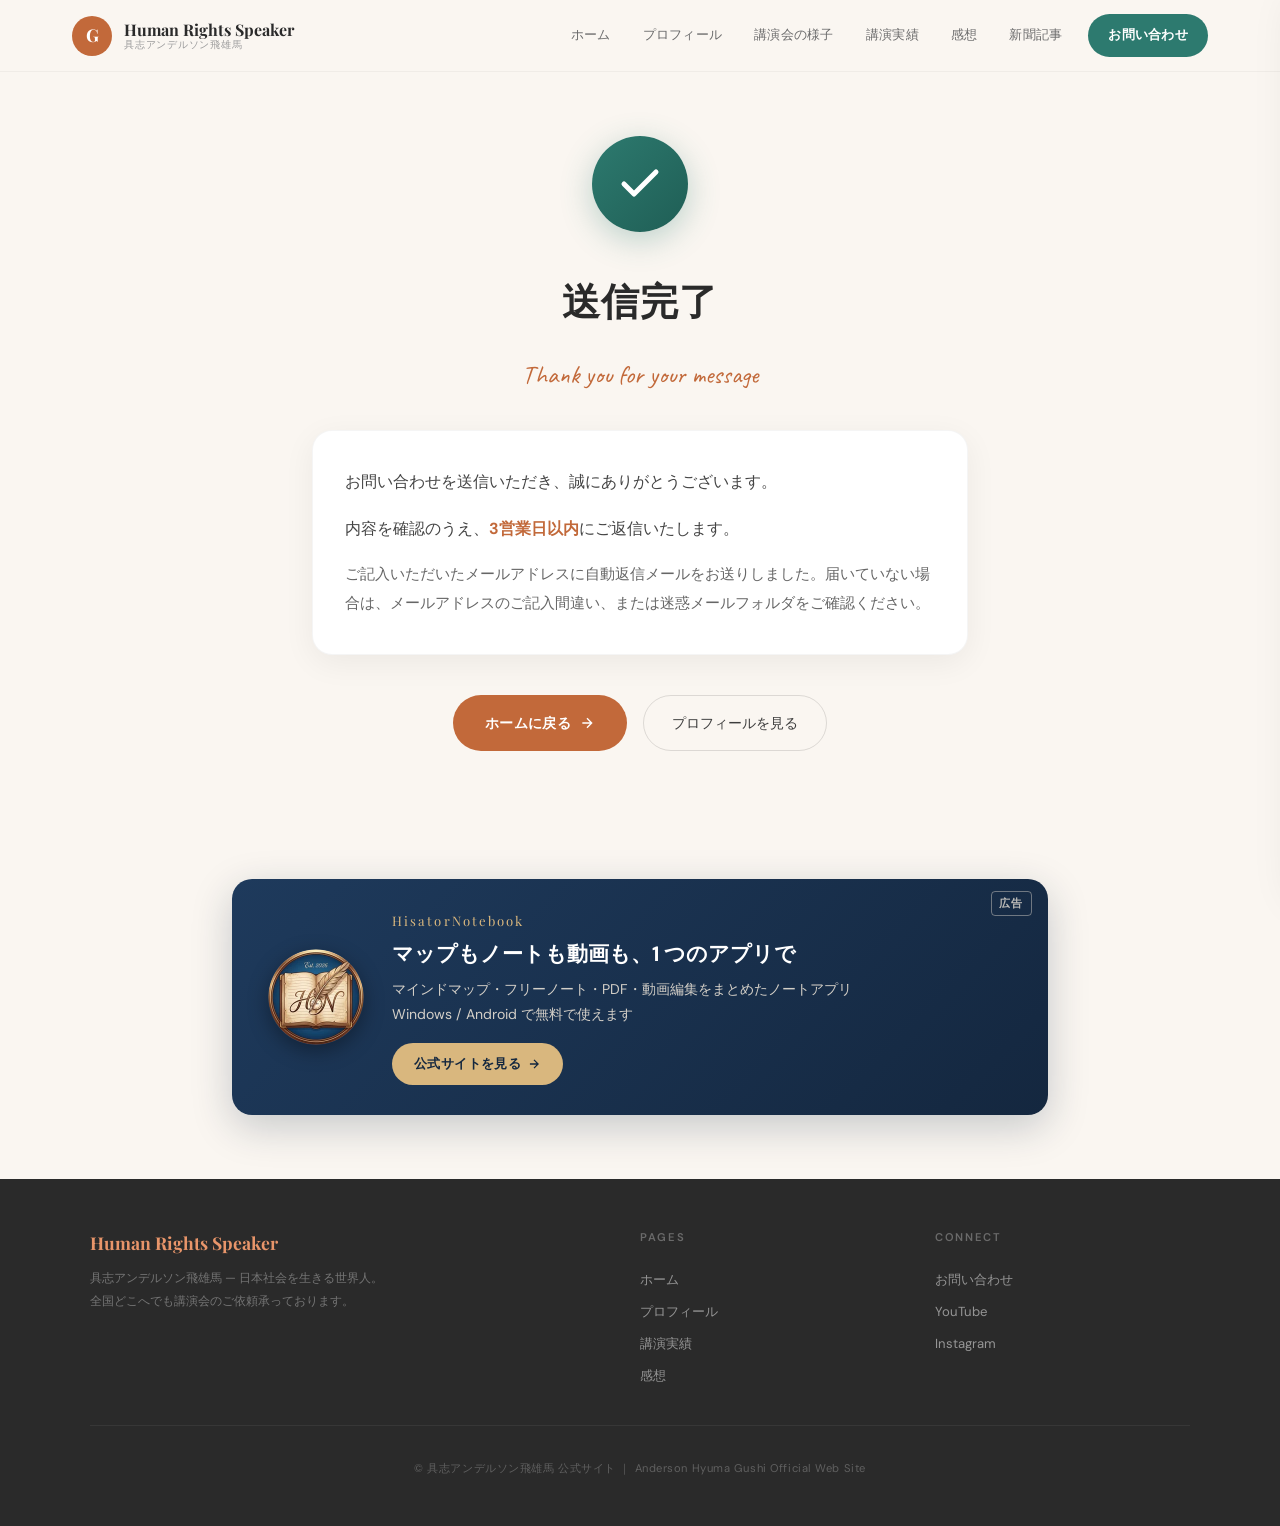
<file: thanks.html>
<!DOCTYPE html>
<html lang="ja">
<head>
<meta charset="UTF-8">
<meta name="viewport" content="width=device-width, initial-scale=1.0">
<title>送信完了｜人権講演家 具志アンデルソン飛雄馬 公式サイト</title>
<meta name="description" content="お問い合わせを送信いただきありがとうございました。3営業日以内にご返信いたします。">
<meta name="robots" content="noindex,nofollow">
<link rel="canonical" href="https://jinken-gushi.com/thanks.html">
<link rel="preconnect" href="https://fonts.googleapis.com">
<link rel="preconnect" href="https://fonts.gstatic.com" crossorigin>
<link href="https://fonts.googleapis.com/css2?family=Playfair+Display:ital,wght@0,600;0,700;1,600;1,700&family=DM+Sans:wght@400;500;600;700&family=Caveat:wght@500;600&display=swap" rel="stylesheet">
<link rel="stylesheet" href="styles.css?v=2026112501">
<noscript><style>#loader{display:none!important}.reveal,.hero-left,.hero-right{opacity:1!important;transform:none!important}</style></noscript>
<link rel="icon" type="image/png" href="images/favicon.png">
<link rel="apple-touch-icon" href="images/apple-touch-icon.png">
</head>
<body>
<div id="loader"><div class="loader-dot"><span></span><span></span><span></span></div></div>
<header id="header">
<div class="hdr-inner">
  <a href="index.html" class="logo">
    <div class="logo-mark">G</div>
    <div class="logo-text">
      <span class="logo-name">Human Rights Speaker</span>
      <span class="logo-sub">具志アンデルソン飛雄馬</span>
    </div>
  </a>
  <nav>
    <a href="index.html">ホーム</a>
    <a href="profile.html">プロフィール</a>
    <a href="gallery.html">講演会の様子</a>
    <a href="achievements.html">講演実績</a>
    <a href="reviews.html">感想</a>
    <a href="press.html">新聞記事</a>
    <a href="contact.html" class="nav-cta">お問い合わせ</a>
  </nav>
  <button type="button" class="burger" id="burger" onclick="toggleMob()" aria-label="メニューを開く" aria-expanded="false" aria-controls="mobNav"><i></i><i></i><i></i></button>
</div>
</header>
<div class="mob-overlay" id="mobOv" onclick="closeMob()"></div>
<div class="mob-nav" id="mobNav">
  <a href="index.html">ホーム</a>
  <a href="profile.html">プロフィール</a>
  <a href="gallery.html">講演会の様子</a>
  <a href="achievements.html">講演実績</a>
  <a href="reviews.html">感想</a>
  <a href="press.html">新聞記事</a>
  <a href="contact.html">お問い合わせ</a>
</div>

<main>
<div style="max-width:720px;margin:0 auto;padding:64px 32px 80px;text-align:center" class="reveal">

  <div style="width:96px;height:96px;border-radius:50%;background:linear-gradient(135deg,#2d7a6f,#1f5e55);display:flex;align-items:center;justify-content:center;margin:0 auto 32px;box-shadow:0 8px 32px rgba(45,122,111,.3)">
    <svg width="48" height="48" viewBox="0 0 24 24" fill="none" stroke="#fff" stroke-width="2.5" stroke-linecap="round" stroke-linejoin="round" aria-hidden="true">
      <polyline points="20 6 9 17 4 12"/>
    </svg>
  </div>

  <h1 style="font-family:'Playfair Display',serif;font-size:2.4rem;color:#2a2a2a;margin:0 0 16px;letter-spacing:.02em">送信完了</h1>
  <p style="font-family:'Caveat',cursive;font-size:1.6rem;color:#c2693a;margin:0 0 32px">Thank you for your message</p>

  <div style="background:#fff;border-radius:20px;padding:36px 32px;box-shadow:0 8px 32px rgba(0,0,0,.06);border:1px solid rgba(0,0,0,.04);text-align:left;margin-bottom:40px">
    <p style="margin:0 0 16px;line-height:1.9;color:#444">
      お問い合わせを送信いただき、誠にありがとうございます。
    </p>
    <p style="margin:0 0 16px;line-height:1.9;color:#444">
      内容を確認のうえ、<strong style="color:#c2693a">3営業日以内</strong>にご返信いたします。
    </p>
    <p style="margin:0;line-height:1.9;color:#666;font-size:.95rem">
      ご記入いただいたメールアドレスに自動返信メールをお送りしました。届いていない場合は、メールアドレスのご記入間違い、または迷惑メールフォルダをご確認ください。
    </p>
  </div>

  <div style="display:flex;gap:16px;justify-content:center;flex-wrap:wrap">
    <a href="index.html" class="btn-primary">ホームに戻る <svg width="16" height="16" viewBox="0 0 24 24" fill="none" stroke="currentColor" stroke-width="2"><path d="M5 12h14M12 5l7 7-7 7"/></svg></a>
    <a href="profile.html" class="btn-secondary">プロフィールを見る</a>
  </div>

</div>
<!-- 広告枠 (PR): HisatorNotebook の公式サイトへ -->
<aside class="pr-ad reveal" aria-label="広告">
  <a href="https://hisator-notebook.com/" class="pr-ad-card" target="_blank" rel="sponsored noopener">
    <span class="pr-ad-label">広告</span>
    <img src="images/ad/hisatornotebook.webp" alt="HisatorNotebook のアイコン" class="pr-ad-icon" width="96" height="96" loading="lazy" decoding="async">
    <div class="pr-ad-body">
      <div class="pr-ad-name">HisatorNotebook</div>
      <div class="pr-ad-title">マップもノートも動画も、1 つのアプリで</div>
      <p class="pr-ad-desc">マインドマップ・フリーノート・PDF・動画編集をまとめたノートアプリ<br>Windows / Android で無料で使えます</p>
      <span class="pr-ad-cta">公式サイトを見る <svg width="14" height="14" viewBox="0 0 24 24" fill="none" stroke="currentColor" stroke-width="2.2" aria-hidden="true"><path d="M5 12h14M12 5l7 7-7 7"/></svg></span>
    </div>
  </a>
</aside>
</main>

<footer>
<div class="footer-inner">
  <div class="ft-brand">
    <div class="ft-logo">Human Rights Speaker</div>
    <p class="ft-desc">具志アンデルソン飛雄馬 — 日本社会を生きる世界人。全国どこへでも講演会のご依頼承っております。</p>
  </div>
  <div class="ft-col">
    <h4>Pages</h4>
    <a href="index.html">ホーム</a><a href="profile.html">プロフィール</a><a href="achievements.html">講演実績</a><a href="reviews.html">感想</a>
  </div>
  <div class="ft-col">
    <h4>Connect</h4>
    <a href="contact.html">お問い合わせ</a>
    <a href="https://www.youtube.com/@GushiHyuma" target="_blank" rel="noopener">YouTube</a>
    <a href="https://www.instagram.com/hyuuma.gushi/" target="_blank" rel="noopener">Instagram</a>
  </div>
</div>
<div class="ft-copy">&copy; 具志アンデルソン飛雄馬 公式サイト ｜ Anderson Hyuma Gushi Official Web Site</div>
</footer>
<script src="shared.js?v=2026112501" defer></script>
</body>
</html>
</file>
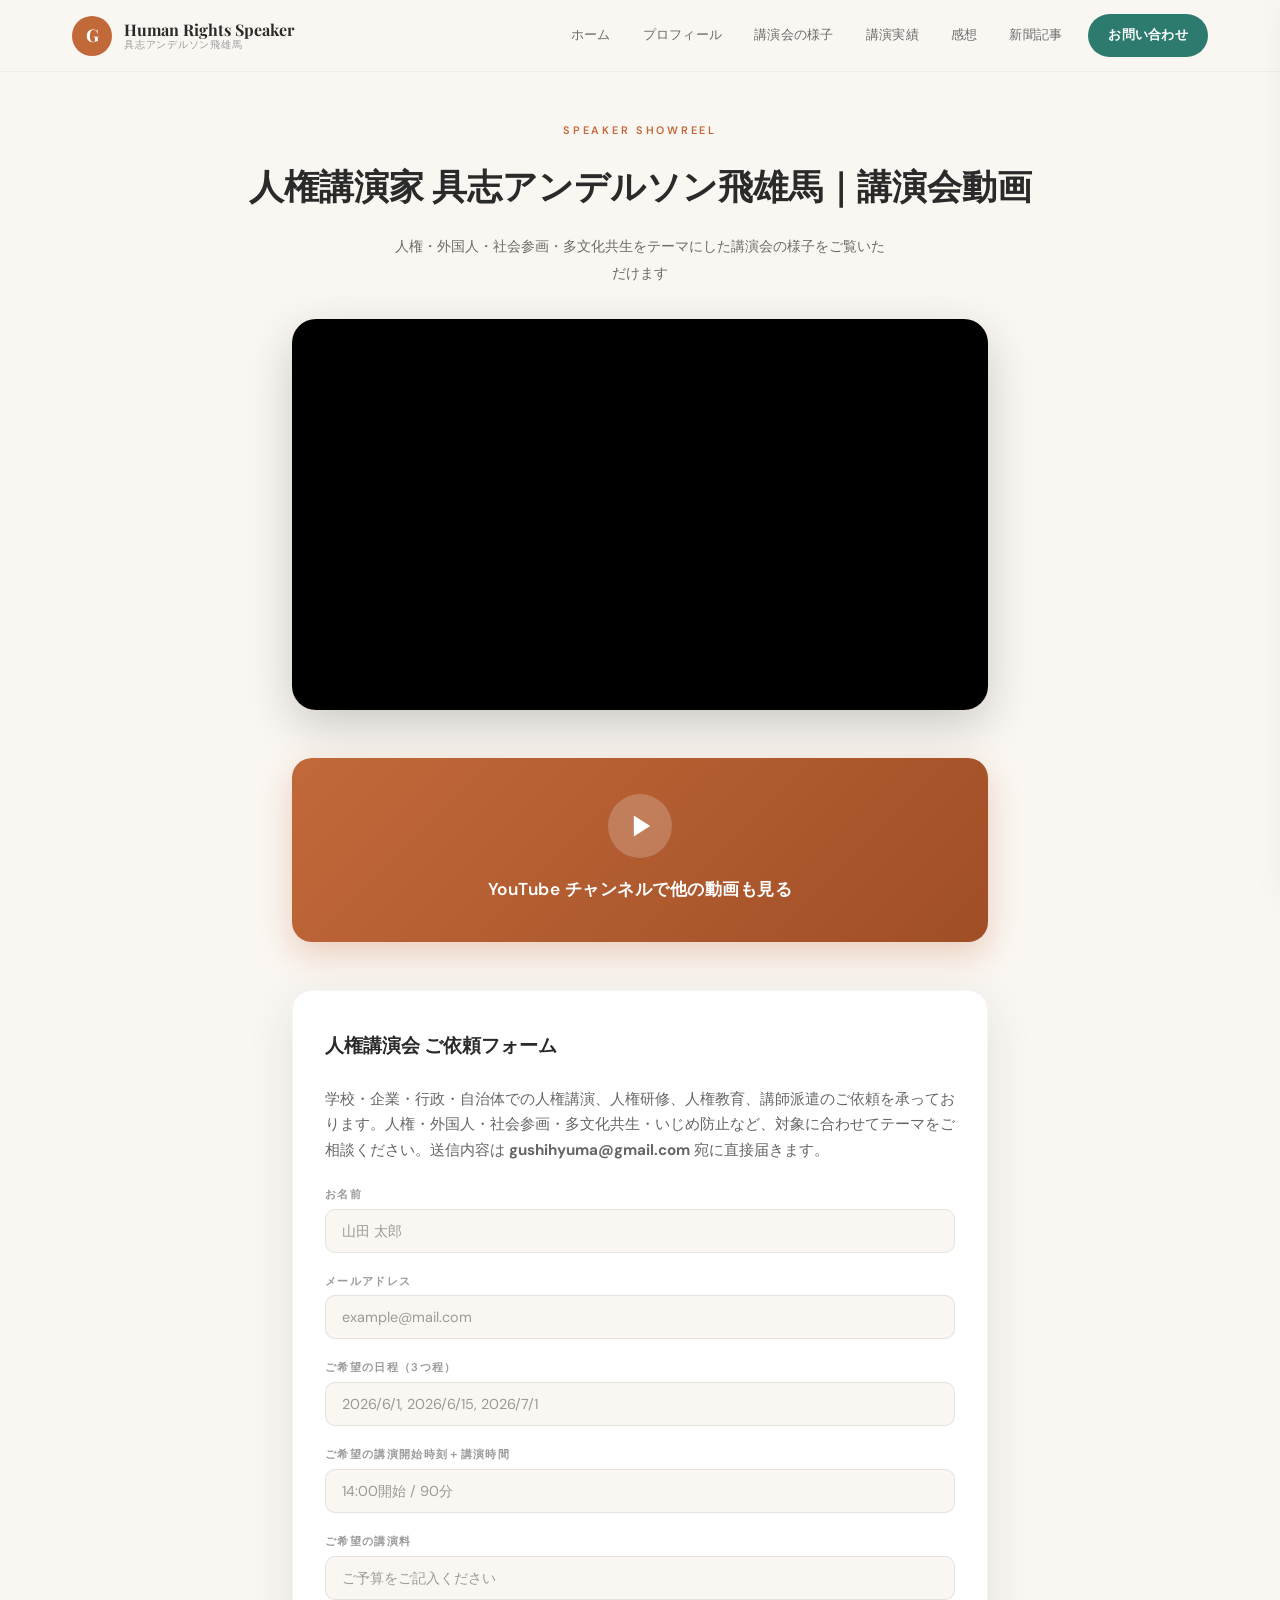
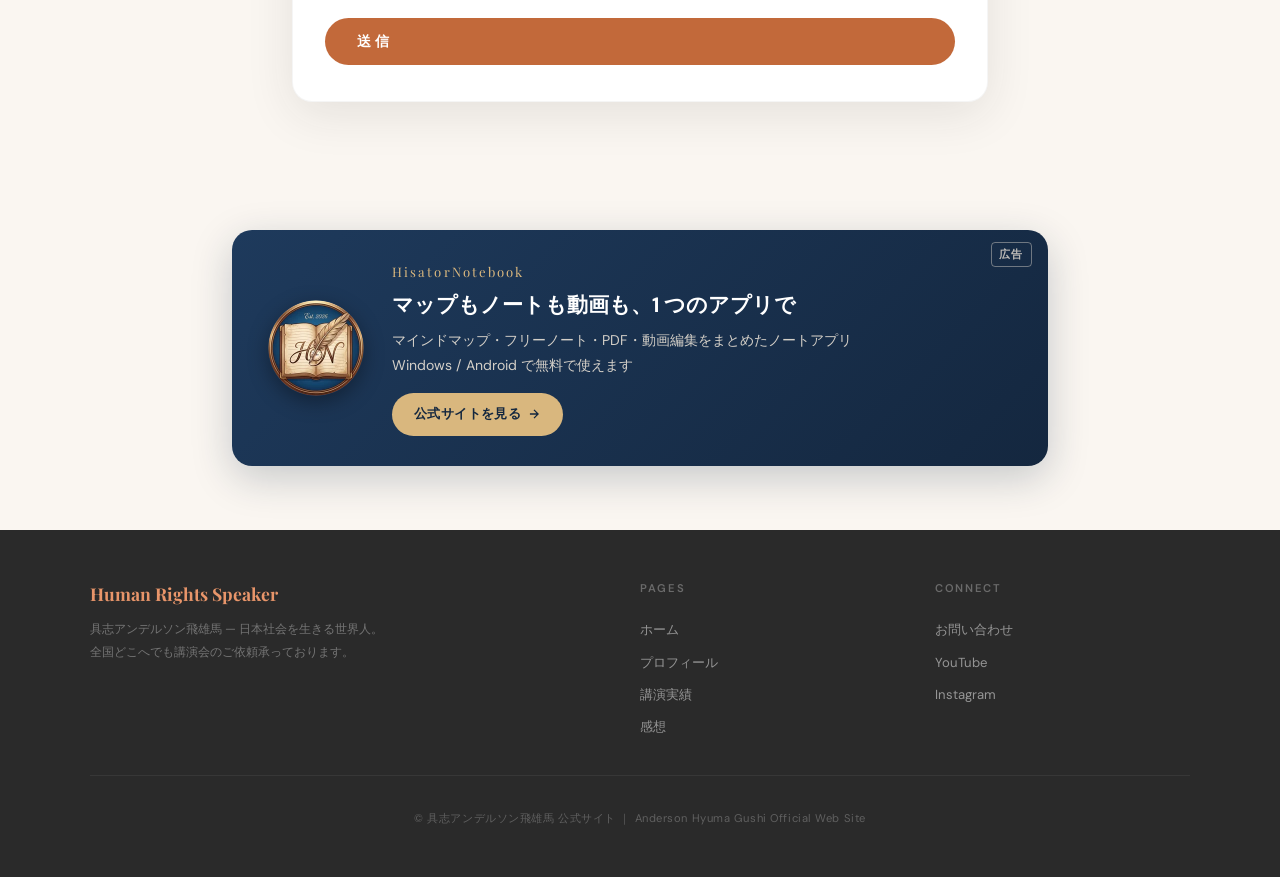
<file: video.html>
<!DOCTYPE html>
<html lang="ja">
<head>
<meta charset="UTF-8">
<meta name="viewport" content="width=device-width, initial-scale=1.0">
<meta name="referrer" content="strict-origin-when-cross-origin">
<title>講演会動画｜人権講演家 具志アンデルソン飛雄馬｜サンプル映像と講師依頼</title>
<meta name="description" content="人権講演家 具志アンデルソン飛雄馬の講演会サンプル動画。人権・外国人・社会参画・多文化共生をテーマにした講演の様子を映像でご覧いただけます。学校・企業・行政の人権講師依頼もこちらから。">
<meta name="keywords" content="人権講演家,人権講演,動画,サンプル映像,外国人,社会参画,多文化共生,人権教育,講師依頼,具志アンデルソン飛雄馬,YouTube,人権研修">
<meta name="robots" content="index,follow,max-image-preview:large">
<meta name="author" content="具志アンデルソン飛雄馬">
<link rel="canonical" href="https://jinken-gushi.com/video.html">
<link rel="alternate" hreflang="ja" href="https://jinken-gushi.com/video.html">
<meta property="og:title" content="講演会動画｜人権講演家 具志アンデルソン飛雄馬">
<meta property="og:description" content="人権・外国人・社会参画・多文化共生をテーマにした講演会サンプル映像。人権講師としての依頼もこちらから。">
<meta property="og:type" content="video.other">
<meta property="og:url" content="https://jinken-gushi.com/video.html">
<meta property="og:site_name" content="具志アンデルソン飛雄馬 公式サイト">
<meta property="og:locale" content="ja_JP">
<meta property="og:image" content="https://i.ytimg.com/vi/bnCA7wSTEtQ/maxresdefault.jpg">
<meta property="og:image:alt" content="人権講演家 具志アンデルソン飛雄馬 講演会サンプル動画">
<meta property="og:image:width" content="1280">
<meta property="og:image:height" content="720">
<meta name="twitter:card" content="summary_large_image">
<meta name="twitter:title" content="講演会動画｜人権講演家 具志アンデルソン飛雄馬">
<meta name="twitter:description" content="人権・外国人・社会参画・多文化共生をテーマにした講演会サンプル映像。">
<meta name="twitter:image" content="https://i.ytimg.com/vi/bnCA7wSTEtQ/maxresdefault.jpg">
<link rel="preconnect" href="https://fonts.googleapis.com">
<link rel="preconnect" href="https://fonts.gstatic.com" crossorigin>
<link rel="preconnect" href="https://www.youtube.com">
<link rel="preconnect" href="https://i.ytimg.com">
<link href="https://fonts.googleapis.com/css2?family=Playfair+Display:ital,wght@0,600;0,700;1,600;1,700&family=DM+Sans:wght@400;500;600;700&family=Caveat:wght@500;600&display=swap" rel="stylesheet">
<link rel="stylesheet" href="styles.css?v=2026112501">
<noscript><style>#loader{display:none!important}.reveal,.hero-left,.hero-right{opacity:1!important;transform:none!important}</style></noscript>
<link rel="icon" type="image/png" href="images/favicon.png">
<link rel="apple-touch-icon" href="images/apple-touch-icon.png">
<script type="application/ld+json">{
  "@context":"https://schema.org",
  "@graph":[
    {
      "@type":"BreadcrumbList",
      "itemListElement":[
        {"@type":"ListItem","position":1,"name":"ホーム","item":"https://jinken-gushi.com/"},
        {"@type":"ListItem","position":2,"name":"動画","item":"https://jinken-gushi.com/video.html"}
      ]
    },
    {
      "@type":"VideoObject",
      "name":"具志アンデルソン飛雄馬 人権講演会 サンプル動画",
      "description":"人権講演家 具志アンデルソン飛雄馬による、人権・外国人・社会参画・多文化共生をテーマにした講演会のサンプル動画。",
      "thumbnailUrl":"https://i.ytimg.com/vi/bnCA7wSTEtQ/maxresdefault.jpg",
      "uploadDate":"2022-01-01T00:00:00+09:00",
      "embedUrl":"https://www.youtube.com/embed/bnCA7wSTEtQ",
      "publisher":{"@type":"Person","name":"具志アンデルソン飛雄馬"}
    }
  ]
}</script>

</head>
<body>
<div id="loader"><div class="loader-dot"><span></span><span></span><span></span></div></div>
<header id="header">
<div class="hdr-inner">
  <a href="index.html" class="logo">
    <div class="logo-mark">G</div>
    <div class="logo-text">
      <span class="logo-name">Human Rights Speaker</span>
      <span class="logo-sub">具志アンデルソン飛雄馬</span>
    </div>
  </a>
  <nav>
    <a href="index.html">ホーム</a>
    <a href="profile.html">プロフィール</a>
    <a href="gallery.html">講演会の様子</a>
    <a href="achievements.html">講演実績</a>
    <a href="reviews.html">感想</a>
    <a href="press.html">新聞記事</a>
    <a href="contact.html" class="nav-cta">お問い合わせ</a>
  </nav>
  <button type="button" class="burger" id="burger" onclick="toggleMob()" aria-label="メニューを開く" aria-expanded="false" aria-controls="mobNav"><i></i><i></i><i></i></button>
</div>
</header>
<div class="mob-overlay" id="mobOv" onclick="closeMob()"></div>
<div class="mob-nav" id="mobNav">
  <a href="index.html">ホーム</a>
  <a href="profile.html">プロフィール</a>
  <a href="gallery.html">講演会の様子</a>
  <a href="achievements.html">講演実績</a>
  <a href="reviews.html">感想</a>
  <a href="press.html">新聞記事</a>
  <a href="contact.html">お問い合わせ</a>
</div>

<main>
<div class="sec-hdr reveal"><div class="tag">Speaker Showreel</div><h1>人権講演家 具志アンデルソン飛雄馬｜講演会動画</h1><p>人権・外国人・社会参画・多文化共生をテーマにした講演会の様子をご覧いただけます</p></div>
<div class="video-wrap">

  <!--
    ============================================================
    ▼ 埋め込み動画 / 再生開始位置（秒）の指定箇所
    ============================================================
    下の <iframe> の src 末尾「?start=数字」を変更すると、
    その秒数から再生が始まります。

    例:
      ?start=0    → 冒頭から再生（または ?start= を削除）
      ?start=30   → 0:30 から再生
      ?start=60   → 1:00 から再生
      ?start=90   → 1:30 から再生
      ?start=120  → 2:00 から再生
      ?start=300  → 5:00 から再生
      ?start=600  → 10:00 から再生

    終了時刻も指定したい場合は「&end=数字」を追記:
      ?start=60&end=180  → 1:00〜3:00 まで再生

    ※ profile.html にも同じ書き方の iframe が複数あります
       （4箇所）。各時代ごとに start= の数字を調整してください。
    ============================================================
  -->
  <div class="reveal" style="max-width:960px;margin:0 auto 48px;border-radius:24px;overflow:hidden;box-shadow:0 16px 48px rgba(0,0,0,0.18);background:#000">
    <div style="position:relative;width:100%;aspect-ratio:16/9">
      <iframe
        src="https://www.youtube.com/embed/bnCA7wSTEtQ?start=0&rel=0&playsinline=1"
        title="人権講演家 具志アンデルソン飛雄馬 講演会サンプル動画"
        style="position:absolute;inset:0;width:100%;height:100%;border:0"
        allow="accelerometer; autoplay; clipboard-write; encrypted-media; gyroscope; picture-in-picture; web-share"
        allowfullscreen
        loading="lazy"></iframe>
    </div>
  </div>

  <a href="https://www.youtube.com/@GushiHyuma" target="_blank" rel="noopener" class="video-cta reveal" aria-label="YouTube チャンネルを開く">
    <div class="play-btn" aria-hidden="true"><svg width="28" height="28" viewBox="0 0 24 24" fill="#fff"><polygon points="5,3 19,12 5,21"/></svg></div>
    <p>YouTube チャンネルで他の動画も見る</p>
  </a>

  <div class="form-card reveal">
    <h2>人権講演会 ご依頼フォーム</h2>
    <p style="margin:0 0 20px;color:#666;font-size:.95rem;line-height:1.7">学校・企業・行政・自治体での人権講演、人権研修、人権教育、講師派遣のご依頼を承っております。人権・外国人・社会参画・多文化共生・いじめ防止など、対象に合わせてテーマをご相談ください。送信内容は <strong>gushihyuma@gmail.com</strong> 宛に直接届きます。</p>
    <form class="frm" action="https://formsubmit.co/gushihyuma@gmail.com" method="POST">
      <!-- FormSubmit 設定（hidden 項目）-->
      <input type="hidden" name="_subject" value="【公式サイト】講演会ご依頼がありました">
      <input type="hidden" name="_template" value="table">
      <input type="hidden" name="_captcha" value="false">
      <input type="hidden" name="_next" value="https://jinken-gushi.com/thanks.html">
      <input type="hidden" name="_autoresponse" value="講演会のご依頼をいただきありがとうございます。具志アンデルソン飛雄馬です。内容を確認のうえ、3営業日以内にご返信いたします。&#10;&#10;※このメールは自動返信です。">
      <input type="text" name="_honey" style="display:none" tabindex="-1" autocomplete="off">

      <div><label for="v-name">お名前</label><input id="v-name" name="お名前" type="text" placeholder="山田 太郎" autocomplete="name" required></div>
      <div><label for="v-email">メールアドレス</label><input id="v-email" name="email" type="email" placeholder="example@mail.com" autocomplete="email" required></div>
      <div><label for="v-date">ご希望の日程（3つ程）</label><input id="v-date" name="ご希望の日程" type="text" placeholder="2026/6/1, 2026/6/15, 2026/7/1"></div>
      <div><label for="v-time">ご希望の講演開始時刻＋講演時間</label><input id="v-time" name="ご希望の時間" type="text" placeholder="14:00開始 / 90分"></div>
      <div><label for="v-fee">ご希望の講演料</label><input id="v-fee" name="ご希望の講演料" type="text" placeholder="ご予算をご記入ください"></div>
      <button type="submit" class="btn-primary">送 信</button>
    </form>
  </div>
</div>
<!-- 広告枠 (PR): HisatorNotebook の公式サイトへ -->
<aside class="pr-ad reveal" aria-label="広告">
  <a href="https://hisator-notebook.com/" class="pr-ad-card" target="_blank" rel="sponsored noopener">
    <span class="pr-ad-label">広告</span>
    <img src="images/ad/hisatornotebook.webp" alt="HisatorNotebook のアイコン" class="pr-ad-icon" width="96" height="96" loading="lazy" decoding="async">
    <div class="pr-ad-body">
      <div class="pr-ad-name">HisatorNotebook</div>
      <div class="pr-ad-title">マップもノートも動画も、1 つのアプリで</div>
      <p class="pr-ad-desc">マインドマップ・フリーノート・PDF・動画編集をまとめたノートアプリ<br>Windows / Android で無料で使えます</p>
      <span class="pr-ad-cta">公式サイトを見る <svg width="14" height="14" viewBox="0 0 24 24" fill="none" stroke="currentColor" stroke-width="2.2" aria-hidden="true"><path d="M5 12h14M12 5l7 7-7 7"/></svg></span>
    </div>
  </a>
</aside>
</main>
<footer>
<div class="footer-inner">
  <div class="ft-brand">
    <div class="ft-logo">Human Rights Speaker</div>
    <p class="ft-desc">具志アンデルソン飛雄馬 — 日本社会を生きる世界人。全国どこへでも講演会のご依頼承っております。</p>
  </div>
  <div class="ft-col">
    <h4>Pages</h4>
    <a href="index.html">ホーム</a><a href="profile.html">プロフィール</a><a href="achievements.html">講演実績</a><a href="reviews.html">感想</a>
  </div>
  <div class="ft-col">
    <h4>Connect</h4>
    <a href="contact.html">お問い合わせ</a>
    <a href="https://www.youtube.com/@GushiHyuma" target="_blank" rel="noopener">YouTube</a>
    <a href="https://www.instagram.com/hyuuma.gushi/" target="_blank" rel="noopener">Instagram</a>
  </div>
</div>
<div class="ft-copy">&copy; 具志アンデルソン飛雄馬 公式サイト ｜ Anderson Hyuma Gushi Official Web Site</div>
</footer>
<script src="shared.js?v=2026112501" defer></script>
</body>
</html>
</file>
<file: styles.css>
:root{--cream:#FAF6F1;--cream-dark:#F0EAE0;--white:#FFFFFF;--charcoal:#2A2A2A;--text:#3D3D3D;--text-light:#6B6B6B;--text-muted:#9A9A9A;--terracotta:#C2693A;--terracotta-light:#E8956A;--terracotta-dark:#A0522D;--terracotta-bg:rgba(194,105,58,0.08);--teal:#2D7A6F;--teal-light:#3A9E8F;--warm-shadow:0 4px 24px rgba(42,42,42,0.06);--warm-shadow-lg:0 12px 48px rgba(42,42,42,0.1);--serif:'Playfair Display',Georgia,serif;--sans:'DM Sans','Helvetica Neue',sans-serif;--hand:'Caveat',cursive;--ease:cubic-bezier(0.25,0.46,0.45,0.94);--header-h:72px;--radius:12px;--radius-lg:20px}
*,*::before,*::after{margin:0;padding:0;box-sizing:border-box}
html{scroll-behavior:smooth;scroll-padding-top:var(--header-h)}
body{font-family:var(--sans);background:var(--cream);color:var(--text);line-height:1.85;overflow-x:hidden;-webkit-font-smoothing:antialiased}
body.mob-open,body.lb-open{overflow:hidden}
::selection{background:var(--terracotta);color:#fff}
img{max-width:100%;display:block}
a{text-decoration:none;color:inherit}
a:focus-visible,button:focus-visible,[tabindex="0"]:focus-visible{outline:2px solid var(--terracotta);outline-offset:2px}

#loader{position:fixed;inset:0;background:var(--cream);z-index:9999;display:flex;align-items:center;justify-content:center;transition:opacity .35s var(--ease),visibility .35s var(--ease)}
#loader.hide{opacity:0;visibility:hidden;pointer-events:none}
.loader-dot{display:flex;gap:8px}
.loader-dot span{width:10px;height:10px;border-radius:50%;background:var(--terracotta);animation:dotBounce 1.2s ease infinite}
.loader-dot span:nth-child(2){animation-delay:.15s}
.loader-dot span:nth-child(3){animation-delay:.3s}
@keyframes dotBounce{0%,80%,100%{transform:scale(.6);opacity:.4}40%{transform:scale(1);opacity:1}}

header{position:fixed;top:0;left:0;right:0;height:var(--header-h);z-index:1000;background:rgba(250,246,241,0.92);backdrop-filter:blur(16px);-webkit-backdrop-filter:blur(16px);border-bottom:1px solid rgba(0,0,0,0.04);transition:transform .4s var(--ease),box-shadow .3s}
header.scrolled{box-shadow:0 2px 20px rgba(0,0,0,0.04)}
header.hide-hdr{transform:translateY(-100%)}
.hdr-inner{max-width:1200px;margin:0 auto;padding:0 32px;height:100%;display:flex;align-items:center;justify-content:space-between}
.logo{display:flex;align-items:center;gap:12px;cursor:pointer;text-decoration:none}
.logo-mark{width:40px;height:40px;background:var(--terracotta);border-radius:50%;display:flex;align-items:center;justify-content:center;color:#fff;font-family:var(--serif);font-weight:700;font-size:1.1rem}
.logo-text{display:flex;flex-direction:column;line-height:1.2}
.logo-name{font-family:var(--serif);font-size:1rem;font-weight:700;color:var(--charcoal)}
.logo-sub{font-size:.6rem;color:var(--text-muted);letter-spacing:.08em}
nav{display:flex;align-items:center;gap:4px}
nav a{font-size:.82rem;font-weight:500;color:var(--text-light);padding:8px 14px;border-radius:8px;transition:all .25s;letter-spacing:.02em}
nav a:hover{color:var(--charcoal);background:rgba(0,0,0,0.03)}
nav a.active{color:var(--terracotta)}
nav .nav-cta{background:var(--teal);color:#fff !important;padding:9px 20px;border-radius:50px;font-weight:600;margin-left:8px;transition:all .3s var(--ease)}
nav .nav-cta:hover{background:var(--teal-light);transform:translateY(-1px);box-shadow:0 4px 12px rgba(45,122,111,0.25)}
.burger{display:none;flex-direction:column;gap:6px;cursor:pointer;padding:8px;z-index:1100;background:none;border:0}
.burger i{width:24px;height:2px;background:var(--charcoal);border-radius:2px;transition:all .3s var(--ease);display:block}
.burger.open i:nth-child(1){transform:rotate(45deg) translate(5.5px,5.5px)}
.burger.open i:nth-child(2){opacity:0}
.burger.open i:nth-child(3){transform:rotate(-45deg) translate(5.5px,-5.5px)}
.mob-overlay{position:fixed;inset:0;background:rgba(0,0,0,0.3);z-index:1050;opacity:0;pointer-events:none;transition:opacity .3s}
.mob-overlay.show{opacity:1;pointer-events:auto}
.mob-nav{position:fixed;top:0;right:-320px;width:300px;height:100vh;background:var(--white);z-index:1060;padding:90px 28px 40px;display:flex;flex-direction:column;gap:4px;transition:right .35s var(--ease);box-shadow:-8px 0 40px rgba(0,0,0,0.08)}
.mob-nav.show{right:0}
.mob-nav a{font-size:1rem;font-weight:500;color:var(--text);padding:14px 16px;border-radius:10px;transition:all .2s;cursor:pointer}
.mob-nav a:hover,.mob-nav a.active{background:var(--terracotta-bg);color:var(--terracotta)}

main{padding-top:var(--header-h)}

.hero{padding:40px 32px 40px;position:relative;overflow:hidden}
.hero::before{content:'';position:absolute;top:-100px;right:-200px;width:600px;height:600px;background:radial-gradient(circle,rgba(194,105,58,0.06) 0%,transparent 70%);border-radius:50%}
.hero-grid{max-width:1100px;margin:0 auto;display:grid;grid-template-columns:1fr 1fr;gap:60px;align-items:center}
.hero-left{animation:fadeUp .45s var(--ease) both}
.hero-tag{display:inline-block;font-size:.72rem;letter-spacing:.2em;color:var(--terracotta);text-transform:uppercase;font-weight:600;margin-bottom:20px;padding:6px 16px;background:var(--terracotta-bg);border-radius:50px}
.hero-title{font-family:var(--serif);font-size:3rem;font-weight:700;color:var(--charcoal);line-height:1.25;margin-bottom:8px}
.hero-title em{font-style:italic;color:var(--terracotta)}
.hero-subtitle{font-family:var(--hand);font-size:1.8rem;color:var(--terracotta);margin-bottom:24px;font-weight:500}
.hero-desc{font-size:.95rem;color:var(--text-light);line-height:2;margin-bottom:36px;max-width:460px}
.hero-actions{display:flex;gap:16px;align-items:center;flex-wrap:wrap}
.btn-primary{display:inline-flex;align-items:center;gap:8px;padding:14px 32px;background:var(--terracotta);color:#fff;font-family:var(--sans);font-size:.88rem;font-weight:600;border-radius:50px;border:none;cursor:pointer;transition:all .3s var(--ease);letter-spacing:.03em}
.btn-primary:hover{background:var(--terracotta-dark);transform:translateY(-2px);box-shadow:0 6px 20px rgba(194,105,58,0.3)}
.btn-secondary{display:inline-flex;align-items:center;gap:8px;padding:14px 28px;background:transparent;color:var(--text);font-family:var(--sans);font-size:.88rem;font-weight:500;border-radius:50px;border:1.5px solid rgba(0,0,0,0.12);cursor:pointer;transition:all .3s}
.btn-secondary:hover{border-color:var(--terracotta);color:var(--terracotta)}
.hero-right{position:relative}
.hero-img-wrap{position:relative;border-radius:var(--radius-lg);overflow:hidden;box-shadow:var(--warm-shadow-lg)}
.hero-img-wrap .hero-ph{width:100%;aspect-ratio:4/5;background:linear-gradient(145deg,#E8D5C4,#D4B89C);display:flex;align-items:center;justify-content:center;font-family:var(--serif);font-size:4rem;color:rgba(194,105,58,0.2)}
.hero-img-wrap::after{content:'';position:absolute;bottom:-8px;right:-8px;width:60%;height:60%;border:2px solid var(--terracotta-light);border-radius:var(--radius-lg);opacity:.3;z-index:-1}
.hero-float{position:absolute;bottom:24px;left:-30px;background:var(--white);padding:16px 24px;border-radius:var(--radius);box-shadow:var(--warm-shadow-lg);display:flex;align-items:center;gap:12px;animation:floatUp 3s ease infinite}
.hero-float .hf-num{font-family:var(--serif);font-size:1.6rem;font-weight:700;color:var(--terracotta)}
.hero-float .hf-label{font-size:.72rem;color:var(--text-muted);line-height:1.3}
@keyframes floatUp{0%,100%{transform:translateY(0)}50%{transform:translateY(-6px)}}
@keyframes fadeUp{from{transform:translateY(14px)}to{transform:translateY(0)}}

.sec-hdr{text-align:center;padding:48px 32px 32px}
.sec-hdr .tag{font-size:.68rem;letter-spacing:.25em;color:var(--terracotta);text-transform:uppercase;font-weight:600;margin-bottom:12px}
.sec-hdr h1,.sec-hdr h2{font-family:var(--serif);font-size:2.2rem;font-weight:700;color:var(--charcoal);margin-bottom:16px}
.sec-hdr p{font-size:.9rem;color:var(--text-light);max-width:500px;margin:0 auto}

.journey-wrap{max-width:800px;margin:0 auto;padding:0 32px 80px;position:relative}
.journey-wrap::before{content:'';position:absolute;left:40px;top:0;bottom:0;width:2px;background:linear-gradient(to bottom,var(--terracotta-light),rgba(194,105,58,0.1))}
.j-item{position:relative;padding-left:80px;margin-bottom:40px}
.j-item::before{content:'';position:absolute;left:33px;top:8px;width:16px;height:16px;background:var(--cream);border:3px solid var(--terracotta);border-radius:50%;z-index:2}
.j-item .j-year{font-family:var(--serif);font-size:1.2rem;font-weight:700;color:var(--terracotta);margin-bottom:4px}
.j-item .j-icon{position:absolute;left:30px;top:4px;width:22px;height:22px;background:var(--terracotta);border-radius:50%;display:flex;align-items:center;justify-content:center;font-size:.65rem;z-index:3}
.j-item .j-text{font-size:.88rem;color:var(--text-light);line-height:2;background:var(--white);padding:20px 24px;border-radius:var(--radius);box-shadow:var(--warm-shadow);border:1px solid rgba(0,0,0,0.03)}

.home-cards{max-width:1100px;margin:0 auto;padding:0 32px 80px;display:grid;grid-template-columns:repeat(3,1fr);gap:24px}
.home-card{cursor:pointer;display:block;background:var(--white);border-radius:var(--radius);padding:32px 28px;box-shadow:var(--warm-shadow);border:1px solid rgba(0,0,0,0.03);transition:all .35s var(--ease);position:relative;overflow:hidden}
.home-card::before{content:'';position:absolute;bottom:0;left:0;right:0;height:3px;background:var(--terracotta);transform:scaleX(0);transition:transform .35s var(--ease)}
.home-card:hover{transform:translateY(-4px);box-shadow:var(--warm-shadow-lg)}
.home-card:hover::before{transform:scaleX(1)}
.home-card .hc-icon{width:48px;height:48px;background:var(--terracotta-bg);border-radius:12px;display:flex;align-items:center;justify-content:center;font-size:1.3rem;margin-bottom:16px}
.home-card h2{font-family:var(--serif);font-size:1.05rem;font-weight:700;color:var(--charcoal);margin-bottom:6px}
.home-card p{font-size:.8rem;color:var(--text-muted)}

.stats-row{max-width:1000px;margin:0 auto;padding:48px 32px 48px;display:grid;grid-template-columns:1fr auto 1fr auto 1fr;gap:0;align-items:stretch;position:relative}
.stats-row::before{content:'';position:absolute;left:50%;top:0;width:120px;height:1px;background:linear-gradient(90deg,transparent,var(--terracotta-light),transparent);transform:translateX(-50%)}
.stats-row::after{content:'';position:absolute;left:50%;bottom:0;width:120px;height:1px;background:linear-gradient(90deg,transparent,var(--terracotta-light),transparent);transform:translateX(-50%)}
.stat-item{position:relative;text-align:center;padding:8px 16px;display:flex;flex-direction:column;align-items:center;justify-content:center;transition:transform .4s var(--ease)}
.stat-item:hover{transform:translateY(-4px)}
.stat-icon{width:44px;height:44px;border-radius:50%;background:var(--terracotta-bg);display:flex;align-items:center;justify-content:center;margin-bottom:14px;transition:all .4s var(--ease)}
.stat-item:hover .stat-icon{background:var(--terracotta);transform:rotate(-8deg)}
.stat-item:hover .stat-icon svg{stroke:#fff}
.stat-icon svg{width:22px;height:22px;stroke:var(--terracotta);transition:stroke .4s var(--ease)}
.stat-item .stat-num{font-family:var(--serif);font-size:2.8rem;font-weight:700;color:var(--terracotta);line-height:1;letter-spacing:-.01em;margin-bottom:8px;font-style:italic}
.stat-item .stat-num span{font-style:normal;font-weight:600}
.stat-item .stat-label{font-size:.72rem;color:var(--text-muted);letter-spacing:.18em;text-transform:uppercase;font-weight:500}
.stat-item .stat-sub{font-family:var(--hand);font-size:1.15rem;color:var(--terracotta);margin-top:6px;font-weight:500;letter-spacing:.02em}
.stat-divider{width:1px;align-self:center;height:80px;background:linear-gradient(180deg,transparent,rgba(194,105,58,0.25),transparent);position:relative}
.stat-divider::before{content:'';position:absolute;left:50%;top:50%;width:6px;height:6px;border-radius:50%;background:var(--terracotta-light);transform:translate(-50%,-50%);opacity:.5}

.ach-wrap{max-width:1100px;margin:0 auto;padding:0 32px 80px}
.ach-grid{display:grid;grid-template-columns:repeat(auto-fit,minmax(300px,1fr));gap:24px;margin-bottom:24px}
.ach-card{background:var(--white);border-radius:var(--radius);padding:32px 28px;box-shadow:var(--warm-shadow);border:1px solid rgba(0,0,0,0.03);transition:all .3s var(--ease)}
.ach-card:hover{transform:translateY(-3px);box-shadow:var(--warm-shadow-lg)}
.ach-card h2{font-family:var(--serif);font-size:1.15rem;font-weight:700;color:var(--terracotta);margin-bottom:16px;padding-bottom:12px;border-bottom:2px solid var(--terracotta-bg)}
.ach-card ul{list-style:none}
.ach-card li{font-size:.8rem;color:var(--text-light);padding:6px 0;border-bottom:1px solid rgba(0,0,0,0.03);line-height:1.6}
.ach-exp{max-height:300px;overflow:hidden;position:relative;transition:max-height .5s var(--ease)}
.ach-exp.expanded{max-height:5000px}
.ach-exp::after{content:'';position:absolute;bottom:0;left:0;right:0;height:70px;background:linear-gradient(transparent,var(--white));pointer-events:none;transition:opacity .3s}
.ach-exp.expanded::after{opacity:0}
.exp-btn{display:block;margin:12px auto 0;background:none;border:1.5px solid rgba(194,105,58,0.25);color:var(--terracotta);padding:8px 24px;font-size:.75rem;font-weight:600;letter-spacing:.08em;border-radius:50px;cursor:pointer;font-family:var(--sans);transition:all .3s}
.exp-btn:hover{background:var(--terracotta);color:#fff}

.reviews-wrap{max-width:800px;margin:0 auto;padding:0 32px 80px}
.review-card{background:var(--white);border-radius:var(--radius);padding:32px 36px;margin-bottom:20px;box-shadow:var(--warm-shadow);border:1px solid rgba(0,0,0,0.03);position:relative;transition:all .3s var(--ease)}
.review-card:hover{transform:translateX(4px)}
.review-card::before{content:'❝';font-family:var(--serif);font-size:3rem;color:var(--terracotta);opacity:.12;position:absolute;top:12px;left:20px;line-height:1}
.review-card .r-num{position:absolute;top:16px;right:20px;font-family:var(--serif);font-size:1.6rem;font-weight:700;color:var(--terracotta);opacity:.15}
.review-card p{font-size:.88rem;color:var(--text-light);line-height:2.1}
.slogans{margin-top:60px}
.slogan-block{margin-bottom:32px}
.slogan-block h3{font-family:var(--serif);font-size:1.05rem;font-weight:700;color:var(--terracotta);margin-bottom:12px;padding-left:16px;border-left:3px solid var(--terracotta)}
.slogan-voice{font-size:.82rem;color:var(--text-muted);line-height:2;background:var(--terracotta-bg);border-radius:8px;padding:12px 16px;margin-bottom:8px}

.video-wrap{max-width:760px;margin:0 auto;padding:0 32px 80px}
.video-box{width:100%;aspect-ratio:16/9;background:var(--white);border-radius:var(--radius-lg);box-shadow:var(--warm-shadow-lg);display:flex;align-items:center;justify-content:center;flex-direction:column;gap:16px;cursor:pointer;transition:all .3s var(--ease);margin-bottom:48px;overflow:hidden;border:1px solid rgba(0,0,0,0.04)}
.video-box:hover{transform:scale(1.01);box-shadow:0 16px 56px rgba(0,0,0,0.12)}
.play-btn{width:72px;height:72px;background:var(--terracotta);border-radius:50%;display:flex;align-items:center;justify-content:center;transition:transform .3s}
.video-box:hover .play-btn{transform:scale(1.1)}
.play-btn svg{margin-left:4px}
.video-box p{font-size:.82rem;color:var(--text-muted)}
.video-cta{display:flex;flex-direction:column;align-items:center;justify-content:center;gap:16px;max-width:760px;margin:0 auto 48px;border-radius:var(--radius-lg);padding:36px 24px;text-align:center;background:linear-gradient(135deg,#c2693a,#a04e26);color:#fff;text-decoration:none;box-shadow:0 12px 32px rgba(194,105,58,0.28);transition:transform .3s var(--ease),box-shadow .3s var(--ease)}
.video-cta:hover{transform:translateY(-2px);box-shadow:0 16px 40px rgba(194,105,58,0.36)}
.video-cta .play-btn{width:64px;height:64px;background:rgba(255,255,255,0.2)}
.video-cta:hover .play-btn{transform:scale(1.08)}
.video-cta p{margin:0;font-size:1.08rem;font-weight:600;color:#fff;letter-spacing:.03em}

.gallery-wrap{max-width:1100px;margin:0 auto;padding:0 32px 80px}
.gallery-note{text-align:center;font-size:.88rem;color:var(--text-muted);margin-bottom:32px}
.gallery-grid{display:grid;grid-template-columns:repeat(4,1fr);gap:10px}
.gal-item{aspect-ratio:1;background:var(--cream-dark);border-radius:10px;overflow:hidden;border:1px solid rgba(0,0,0,0.04);cursor:pointer;transition:transform .3s var(--ease),box-shadow .3s var(--ease);padding:0;display:block;width:100%}
.gal-item img{width:100%;height:100%;object-fit:cover;display:block}
.gal-item:hover{transform:scale(1.03);box-shadow:var(--warm-shadow-lg);z-index:2}
.gal-ph{width:100%;height:100%;background:linear-gradient(135deg,var(--cream-dark),#E5D9CC);display:flex;align-items:center;justify-content:center;font-size:1.4rem;color:rgba(194,105,58,0.15)}

.press-wrap{max-width:960px;margin:0 auto;padding:0 32px 80px}
.press-note{text-align:center;font-size:.88rem;color:var(--text-muted);margin-bottom:32px}
.press-grid{display:grid;grid-template-columns:repeat(3,1fr);gap:20px}
.press-card{aspect-ratio:3/4;background:var(--white);border-radius:var(--radius);box-shadow:var(--warm-shadow);border:1px solid rgba(0,0,0,0.06);overflow:hidden;transition:transform .3s var(--ease),box-shadow .3s var(--ease);position:relative}
.press-card:hover{transform:translateY(-4px);box-shadow:var(--warm-shadow-lg)}
.press-card a{display:flex;flex-direction:column;width:100%;height:100%;position:relative;color:inherit;text-decoration:none}
.press-card .press-thumb{flex:1;min-height:0;background:#fff;padding:8px;display:flex;align-items:center;justify-content:center;overflow:hidden}
.press-card img{width:100%;height:100%;object-fit:contain;display:block;transition:transform .4s var(--ease)}
.press-card:hover img{transform:scale(1.03)}
.press-cap{padding:10px 12px;background:var(--cream);border-top:1px solid rgba(0,0,0,0.05);font-size:.76rem;font-weight:600;color:var(--charcoal);display:flex;align-items:center;justify-content:space-between;gap:8px;line-height:1.35}
.press-cap span:last-child{font-size:.68rem;color:var(--terracotta);white-space:nowrap}
.press-card .pp{font-size:.8rem;color:var(--text-muted);text-align:center;padding:20px;line-height:2}

.contact-wrap{max-width:1000px;margin:0 auto;padding:0 32px 80px}
.contact-grid{display:grid;grid-template-columns:1fr 1.3fr;gap:48px;align-items:start}
.ct-info{display:flex;flex-direction:column;gap:28px}
.ct-item .ct-label{font-size:.65rem;letter-spacing:.2em;color:var(--terracotta);text-transform:uppercase;font-weight:600;margin-bottom:6px}
.ct-item .ct-val{font-size:1rem;font-weight:500;color:var(--charcoal)}
.ct-item a{transition:color .2s}
.ct-item a:hover{color:var(--terracotta)}
.ct-social{display:flex;flex-direction:column;gap:8px;margin-top:8px}
.ct-social a{font-size:.85rem;color:var(--terracotta);font-weight:500;transition:opacity .2s}
.ct-social a:hover{opacity:.7}
.form-card{background:var(--white);border-radius:var(--radius-lg);padding:36px 32px;box-shadow:var(--warm-shadow-lg);border:1px solid rgba(0,0,0,0.04)}
.form-card h2,.form-card h3{font-family:var(--serif);font-size:1.2rem;font-weight:700;color:var(--charcoal);margin-bottom:24px}
.frm{display:flex;flex-direction:column;gap:18px}
.frm label{font-size:.7rem;letter-spacing:.12em;color:var(--text-muted);text-transform:uppercase;font-weight:600;margin-bottom:4px;display:block}
.frm input,.frm textarea{width:100%;padding:12px 16px;border:1.5px solid rgba(0,0,0,0.08);border-radius:10px;background:var(--cream);color:var(--text);font-family:var(--sans);font-size:.9rem;outline:none;transition:border-color .3s,box-shadow .3s}
.frm input:focus,.frm textarea:focus{border-color:var(--terracotta);box-shadow:0 0 0 3px rgba(194,105,58,0.1)}
.frm input::placeholder,.frm textarea::placeholder{color:var(--text-muted)}
.frm textarea{min-height:100px;resize:vertical}

footer{background:var(--charcoal);color:rgba(255,255,255,0.5);padding:48px 32px}
.footer-inner{max-width:1100px;margin:0 auto;display:grid;grid-template-columns:2fr 1fr 1fr;gap:40px;align-items:start}
.ft-brand .ft-logo{font-family:var(--serif);font-size:1.1rem;font-weight:700;color:var(--terracotta-light);margin-bottom:8px}
.ft-brand .ft-desc{font-size:.78rem;color:rgba(255,255,255,0.35);line-height:1.8;max-width:300px}
.ft-col h4{font-size:.7rem;letter-spacing:.15em;text-transform:uppercase;color:rgba(255,255,255,0.3);margin-bottom:16px;font-weight:600}
.ft-col a{display:block;font-size:.82rem;color:rgba(255,255,255,0.5);padding:4px 0;transition:color .2s;cursor:pointer}
.ft-col a:hover{color:var(--terracotta-light)}
.ft-copy{max-width:1100px;margin:0 auto;padding-top:32px;margin-top:32px;border-top:1px solid rgba(255,255,255,0.06);text-align:center;font-size:.7rem;color:rgba(255,255,255,0.25);letter-spacing:.05em}

.reveal{opacity:0;transform:translateY(20px);transition:opacity .6s var(--ease),transform .6s var(--ease)}
.reveal.vis{opacity:1;transform:none}

@media(max-width:900px){
  .hero-grid{grid-template-columns:1fr;gap:40px;text-align:center}
  .hero-left{order:2}.hero-right{order:1}
  .hero-img-wrap{max-width:320px;margin:0 auto}
  .hero-float{display:none}
  .hero-desc{margin:0 auto 36px}
  .hero-actions{justify-content:center}
  .hero-title{font-size:2.4rem}
  .contact-grid{grid-template-columns:1fr}
  .gallery-grid{grid-template-columns:repeat(3,1fr)}
  .press-grid{grid-template-columns:repeat(2,1fr)}
  .home-cards{grid-template-columns:repeat(2,1fr)}
  .footer-inner{grid-template-columns:1fr;gap:24px}
  .ach-grid{grid-template-columns:1fr}
}
@media(max-width:700px){
  nav{display:none}.burger{display:flex}
  .hero-title{font-size:1.85rem}.hero-subtitle{font-size:1.4rem}
  .sec-hdr h1,.sec-hdr h2{font-size:1.7rem}
  .gallery-grid{grid-template-columns:repeat(2,1fr)}
  .home-cards{grid-template-columns:1fr}
  .stats-row{grid-template-columns:1fr;gap:24px;padding:32px 32px}
  .stat-divider{display:none}
  .stat-item .stat-num{font-size:2.4rem}
  .journey-wrap::before{left:20px}
  .j-item{padding-left:56px}
  .j-item::before{left:13px}
  .j-item .j-icon{left:10px}
}

/* 広告枠 (PR) — HisatorNotebook。 サイト本文と見分けが付くよう紺地に金 */
.pr-ad{max-width:880px;margin:48px auto 64px;padding:0 32px}
.pr-ad-card{position:relative;display:flex;align-items:center;gap:28px;padding:30px 36px;border-radius:var(--radius-lg);background:linear-gradient(135deg,#1E3A5C,#14273F);color:#F4EBDD;text-decoration:none;box-shadow:0 12px 40px rgba(20,39,63,.22);transition:transform .3s var(--ease),box-shadow .3s var(--ease)}
.pr-ad-card:hover{transform:translateY(-3px);box-shadow:0 18px 56px rgba(20,39,63,.3)}
.pr-ad-label{position:absolute;top:12px;right:16px;font-size:.66rem;letter-spacing:.15em;font-weight:600;color:rgba(244,235,221,.75);border:1px solid rgba(244,235,221,.4);border-radius:4px;padding:2px 7px}
.pr-ad-icon{width:96px;height:96px;flex-shrink:0;border-radius:50%;box-shadow:0 6px 20px rgba(0,0,0,.35)}
.pr-ad-body{flex:1;min-width:0}
.pr-ad-name{font-family:var(--serif);font-size:.82rem;letter-spacing:.16em;color:#D9B77E;margin-bottom:6px}
.pr-ad-title{font-size:1.3rem;font-weight:700;color:#fff;line-height:1.45;margin-bottom:8px}
.pr-ad-desc{font-size:.88rem;line-height:1.75;color:rgba(244,235,221,.85)}
.pr-ad-cta{display:inline-flex;align-items:center;gap:6px;margin-top:16px;padding:9px 22px;border-radius:50px;background:#D9B77E;color:#14273F;font-size:.82rem;font-weight:700;letter-spacing:.03em;transition:background .3s var(--ease)}
.pr-ad-card:hover .pr-ad-cta{background:#E8CB98}
.pr-ad-title,.pr-ad-desc{word-break:auto-phrase}
@media(max-width:700px){
  .pr-ad{padding:0 16px}
  .pr-ad-card{flex-direction:column;text-align:center;gap:16px;padding:40px 22px 28px}
  .pr-ad-title{font-size:1.12rem}
}

/* ギャラリー拡大表示（ライトボックス） */
.lb-overlay{position:fixed;inset:0;background:rgba(20,18,16,0.92);z-index:2000;display:flex;align-items:center;justify-content:center;padding:24px;opacity:0;visibility:hidden;transition:opacity .25s var(--ease),visibility .25s var(--ease)}
.lb-overlay.show{opacity:1;visibility:visible}
.lb-stage{position:relative;max-width:min(92vw,1120px);max-height:86vh;display:flex;flex-direction:column;align-items:center;justify-content:center}
.lb-img{max-width:100%;max-height:80vh;object-fit:contain;border-radius:10px;box-shadow:0 20px 60px rgba(0,0,0,0.5);background:#111}
.lb-counter{color:rgba(255,255,255,0.82);font-size:.82rem;margin-top:12px;letter-spacing:.08em}
.lb-btn{position:fixed;background:rgba(255,255,255,0.14);color:#fff;border:1px solid rgba(255,255,255,0.22);border-radius:50%;width:44px;height:44px;display:flex;align-items:center;justify-content:center;cursor:pointer;font-size:1.35rem;line-height:1;transition:background .2s,transform .2s;backdrop-filter:blur(6px)}
.lb-btn:hover{background:rgba(255,255,255,0.26)}
.lb-close{top:18px;right:18px}
.lb-prev{left:18px;top:50%;transform:translateY(-50%)}
.lb-next{right:18px;top:50%;transform:translateY(-50%)}
@media(max-width:700px){
  .lb-overlay{padding:12px}
  .lb-btn{width:40px;height:40px;font-size:1.15rem}
  .lb-prev{left:10px}
  .lb-next{right:10px}
}

@media(prefers-reduced-motion:reduce){
  html{scroll-behavior:auto}
  *,*::before,*::after{animation-duration:.01ms !important;animation-iteration-count:1 !important;transition-duration:.01ms !important}
  .hero-left,.hero-right,.reveal{opacity:1 !important;transform:none !important}
}
</file>
